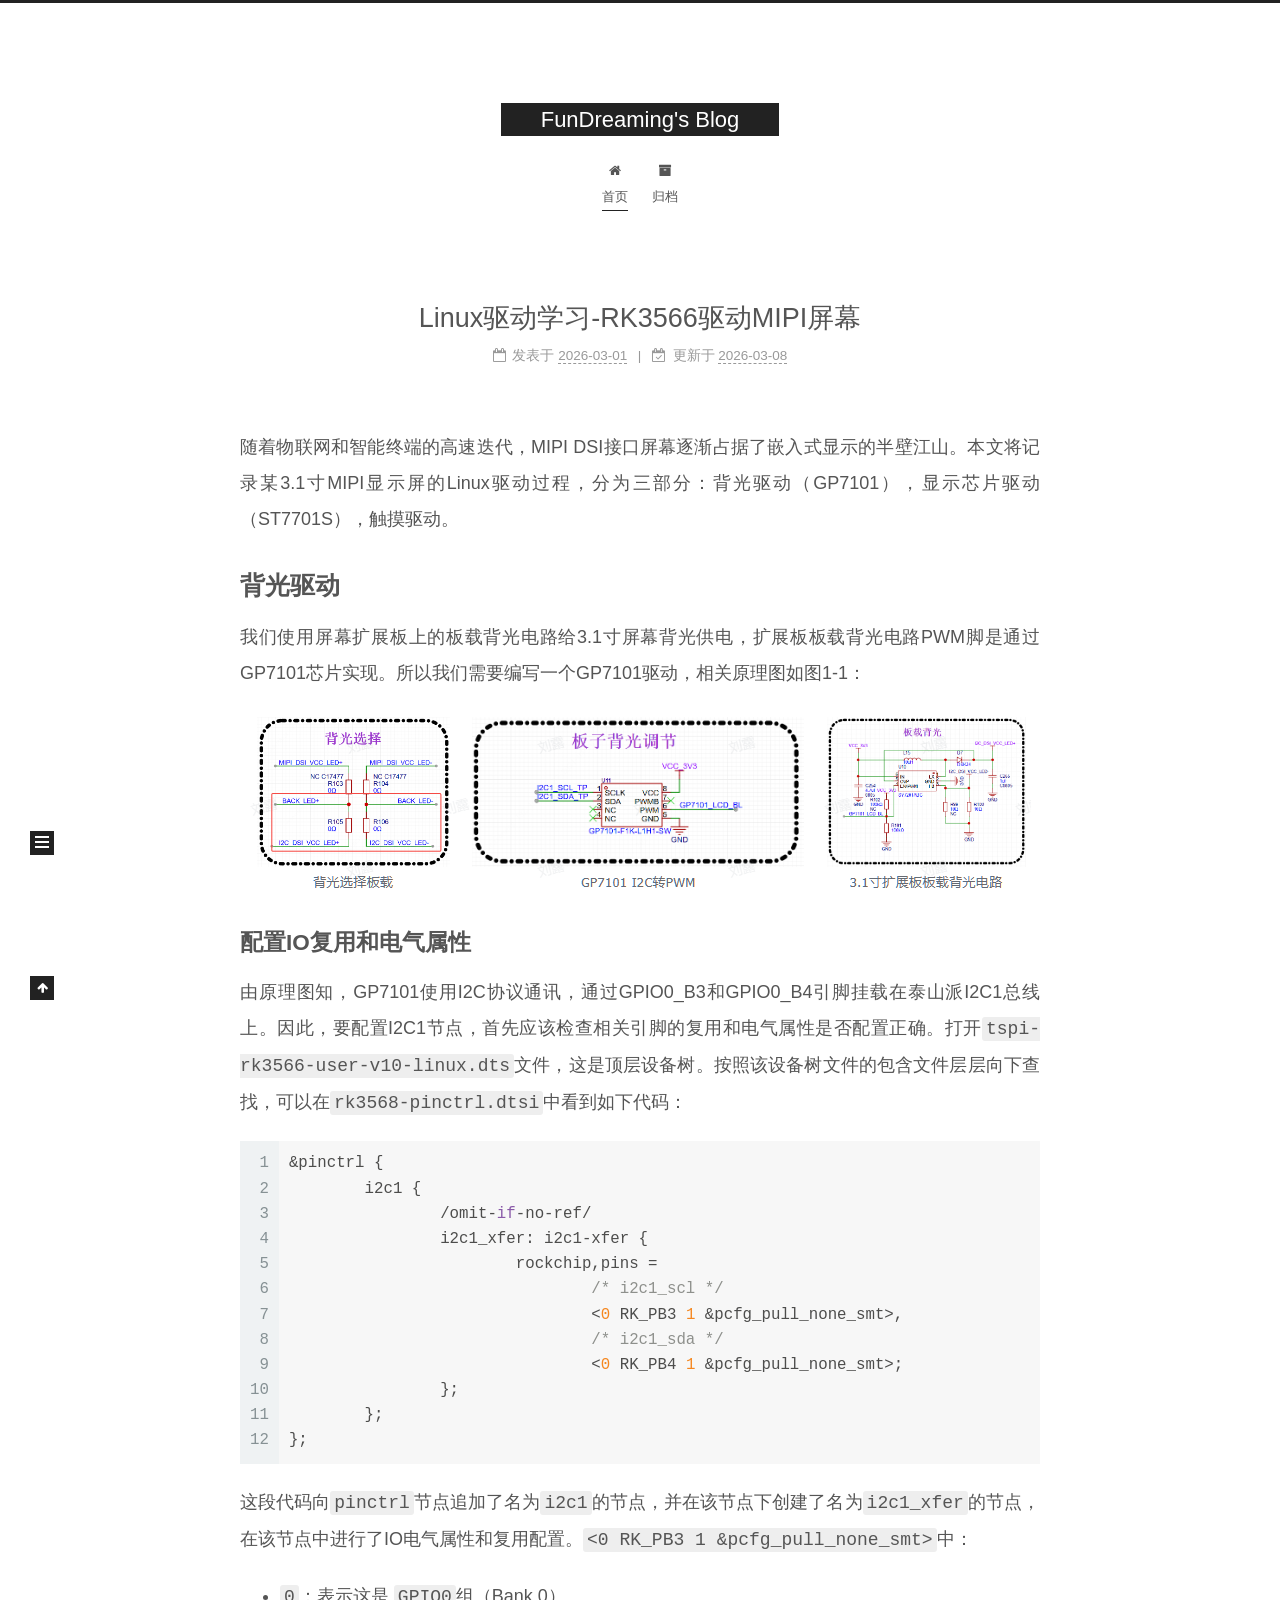
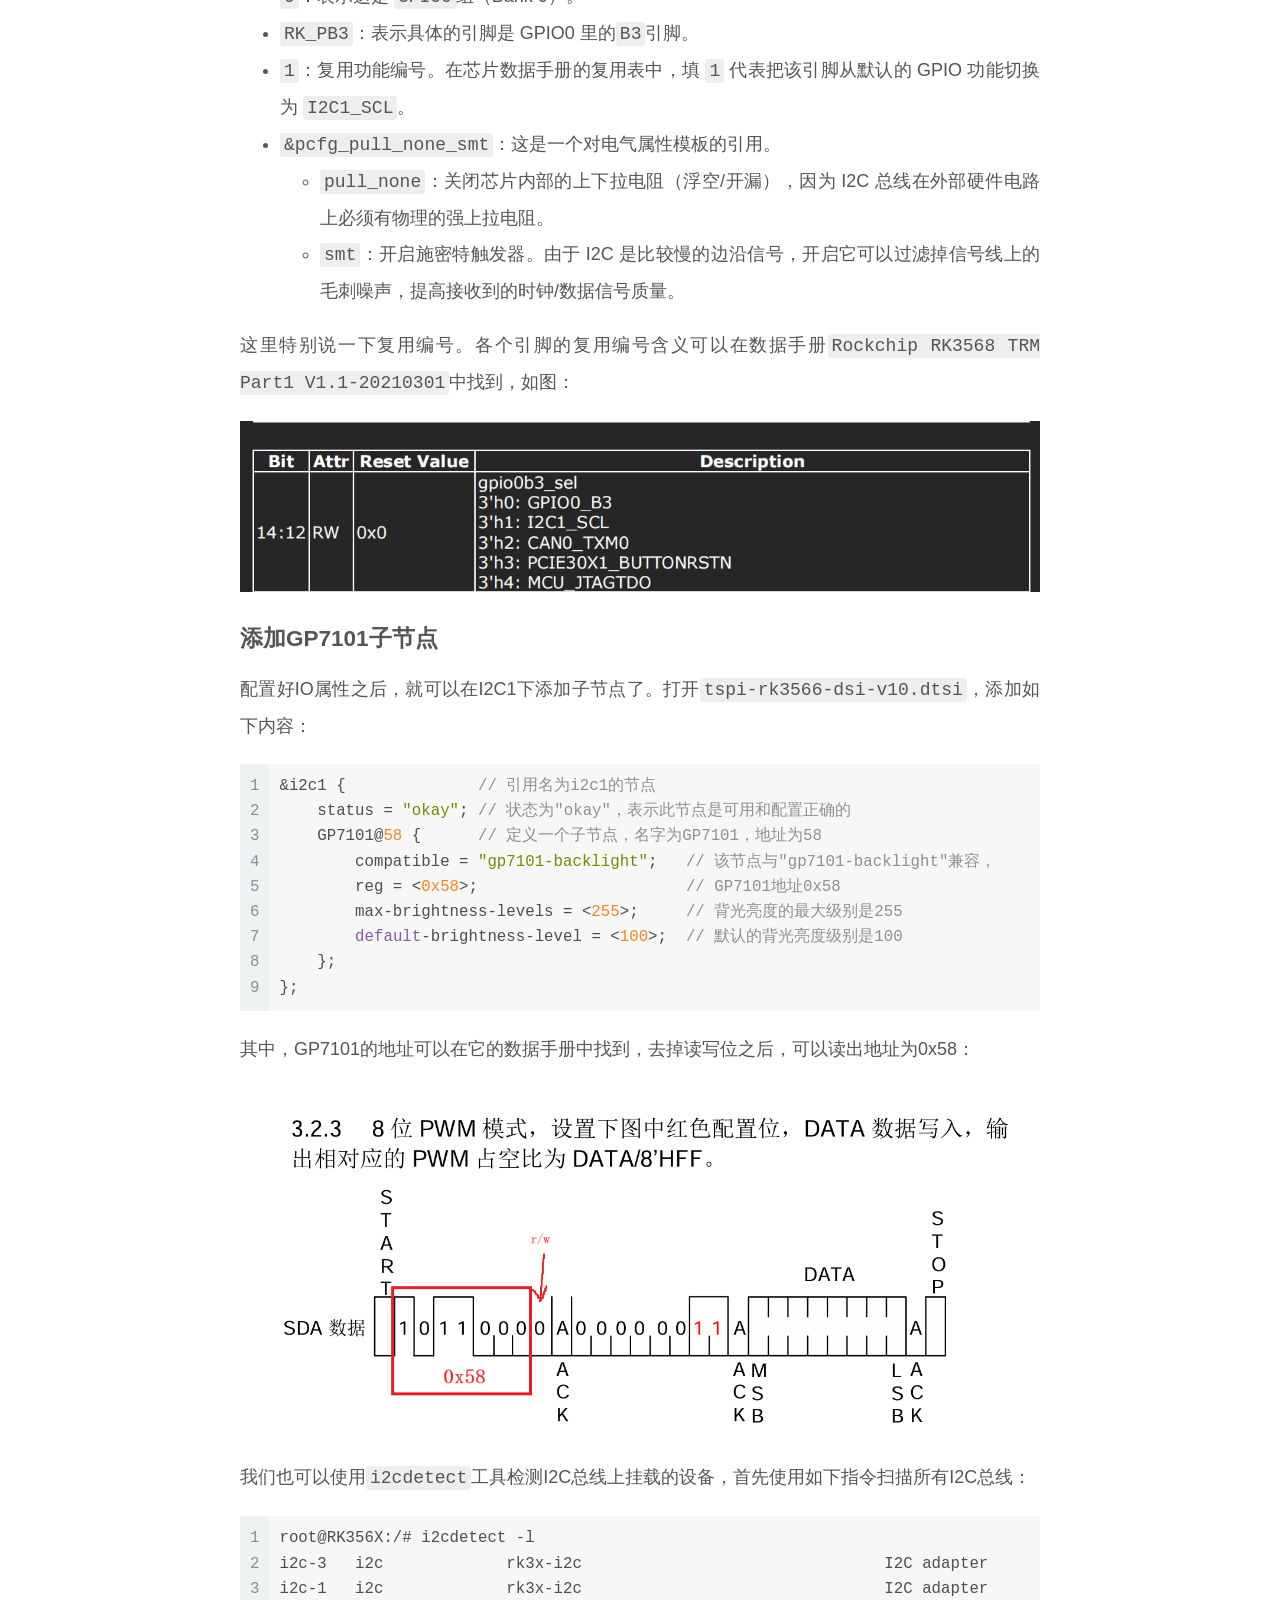
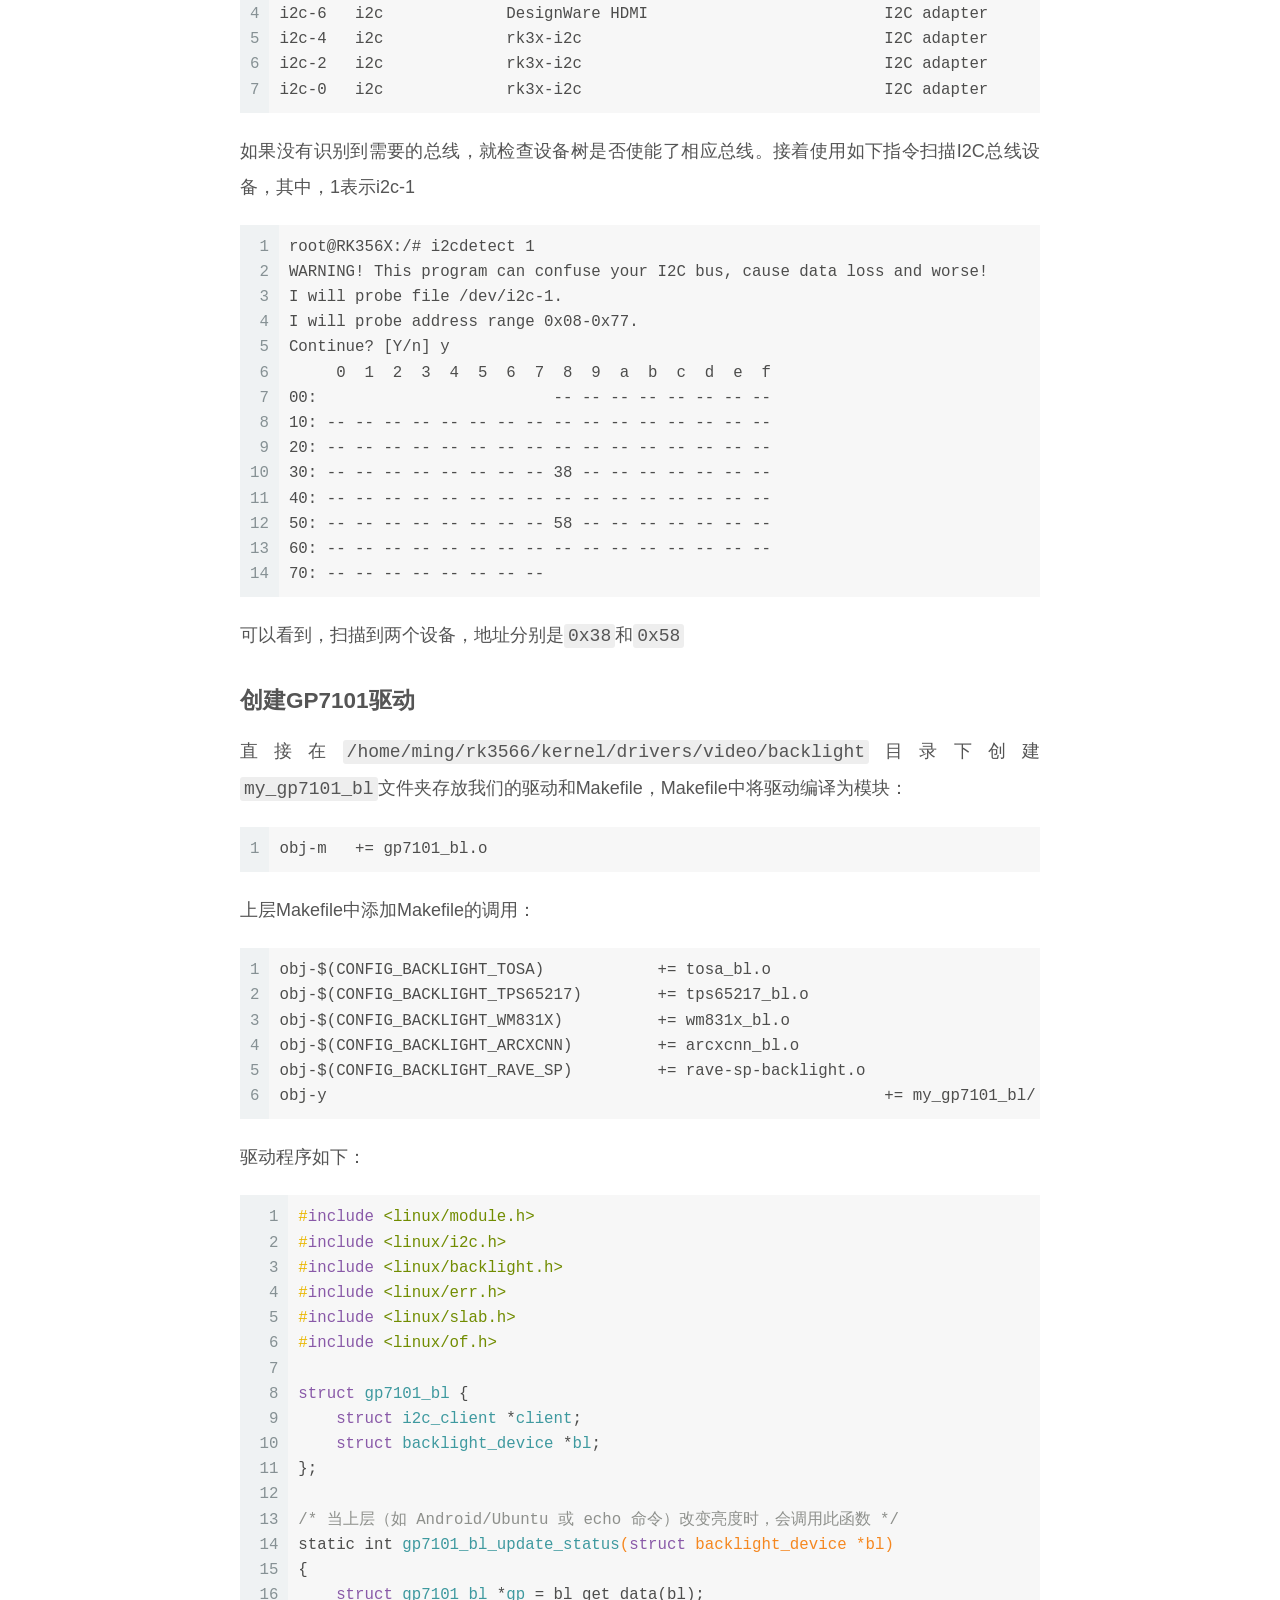
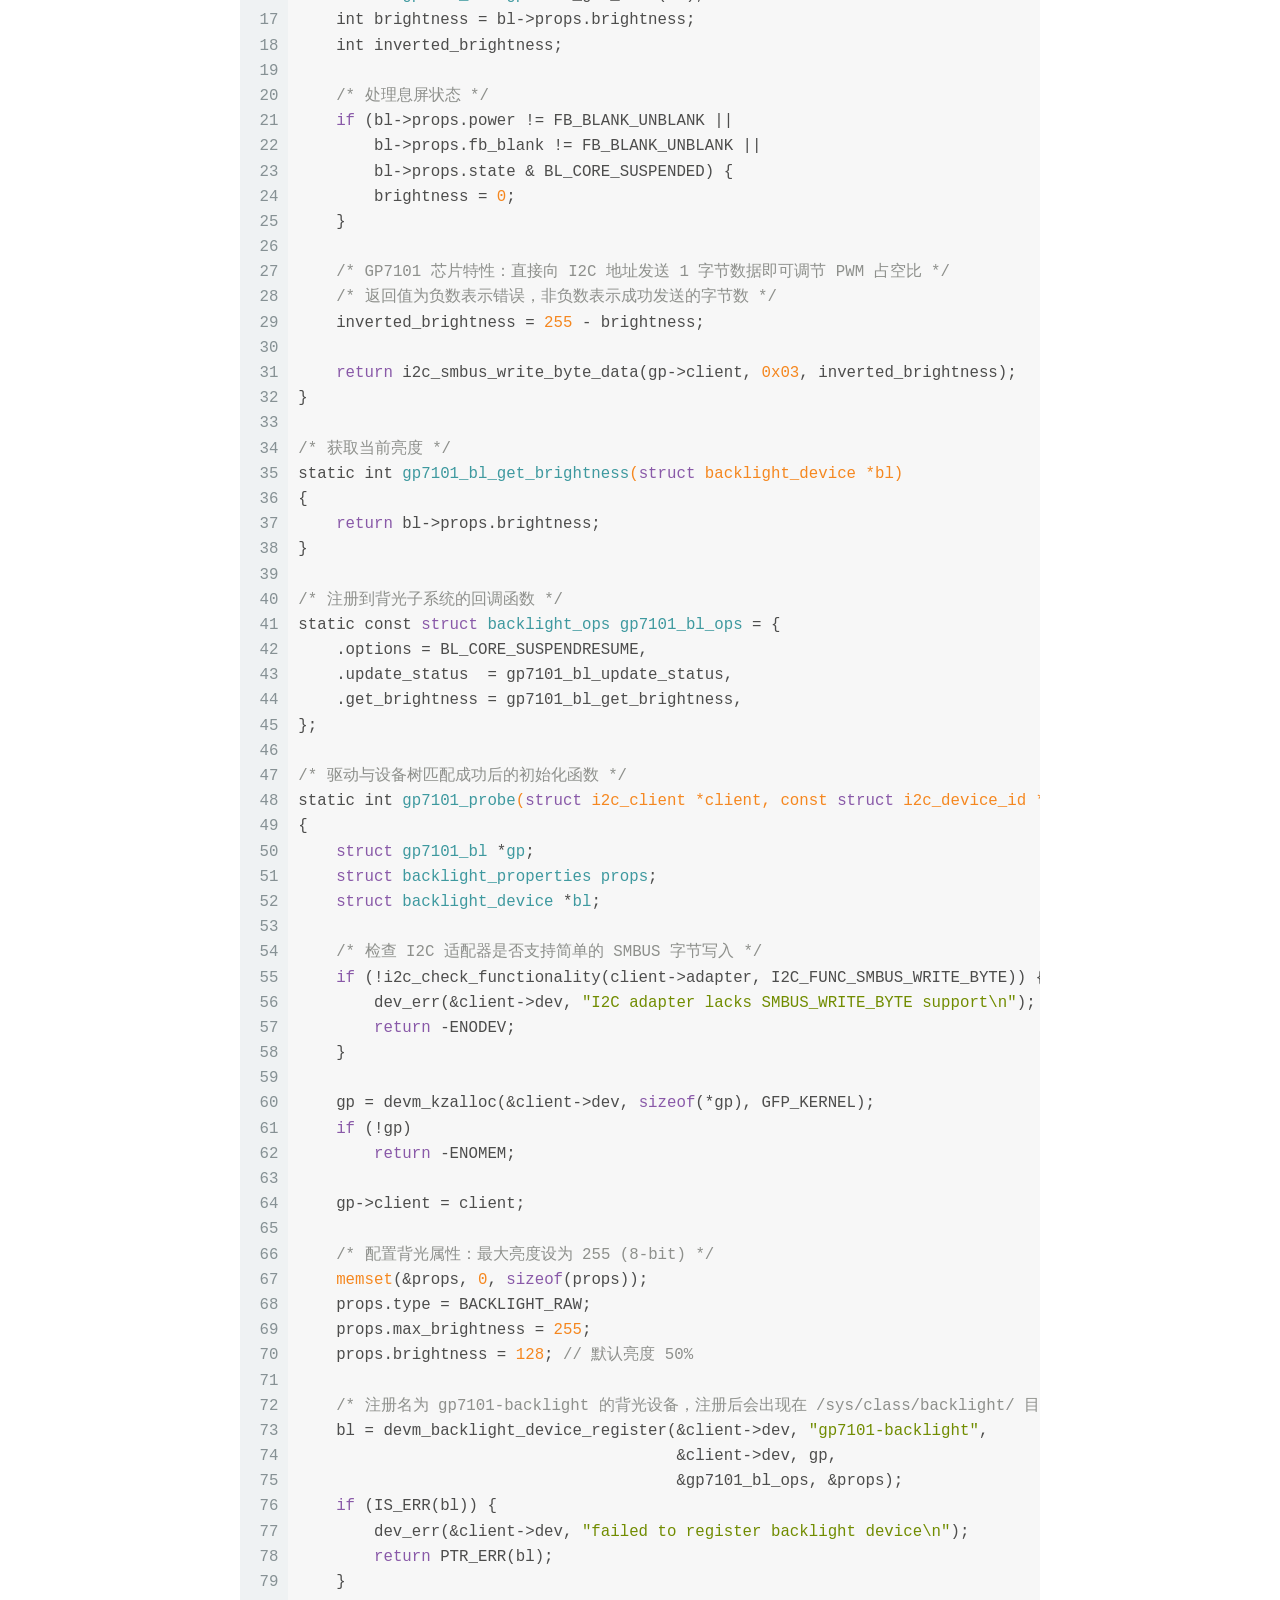
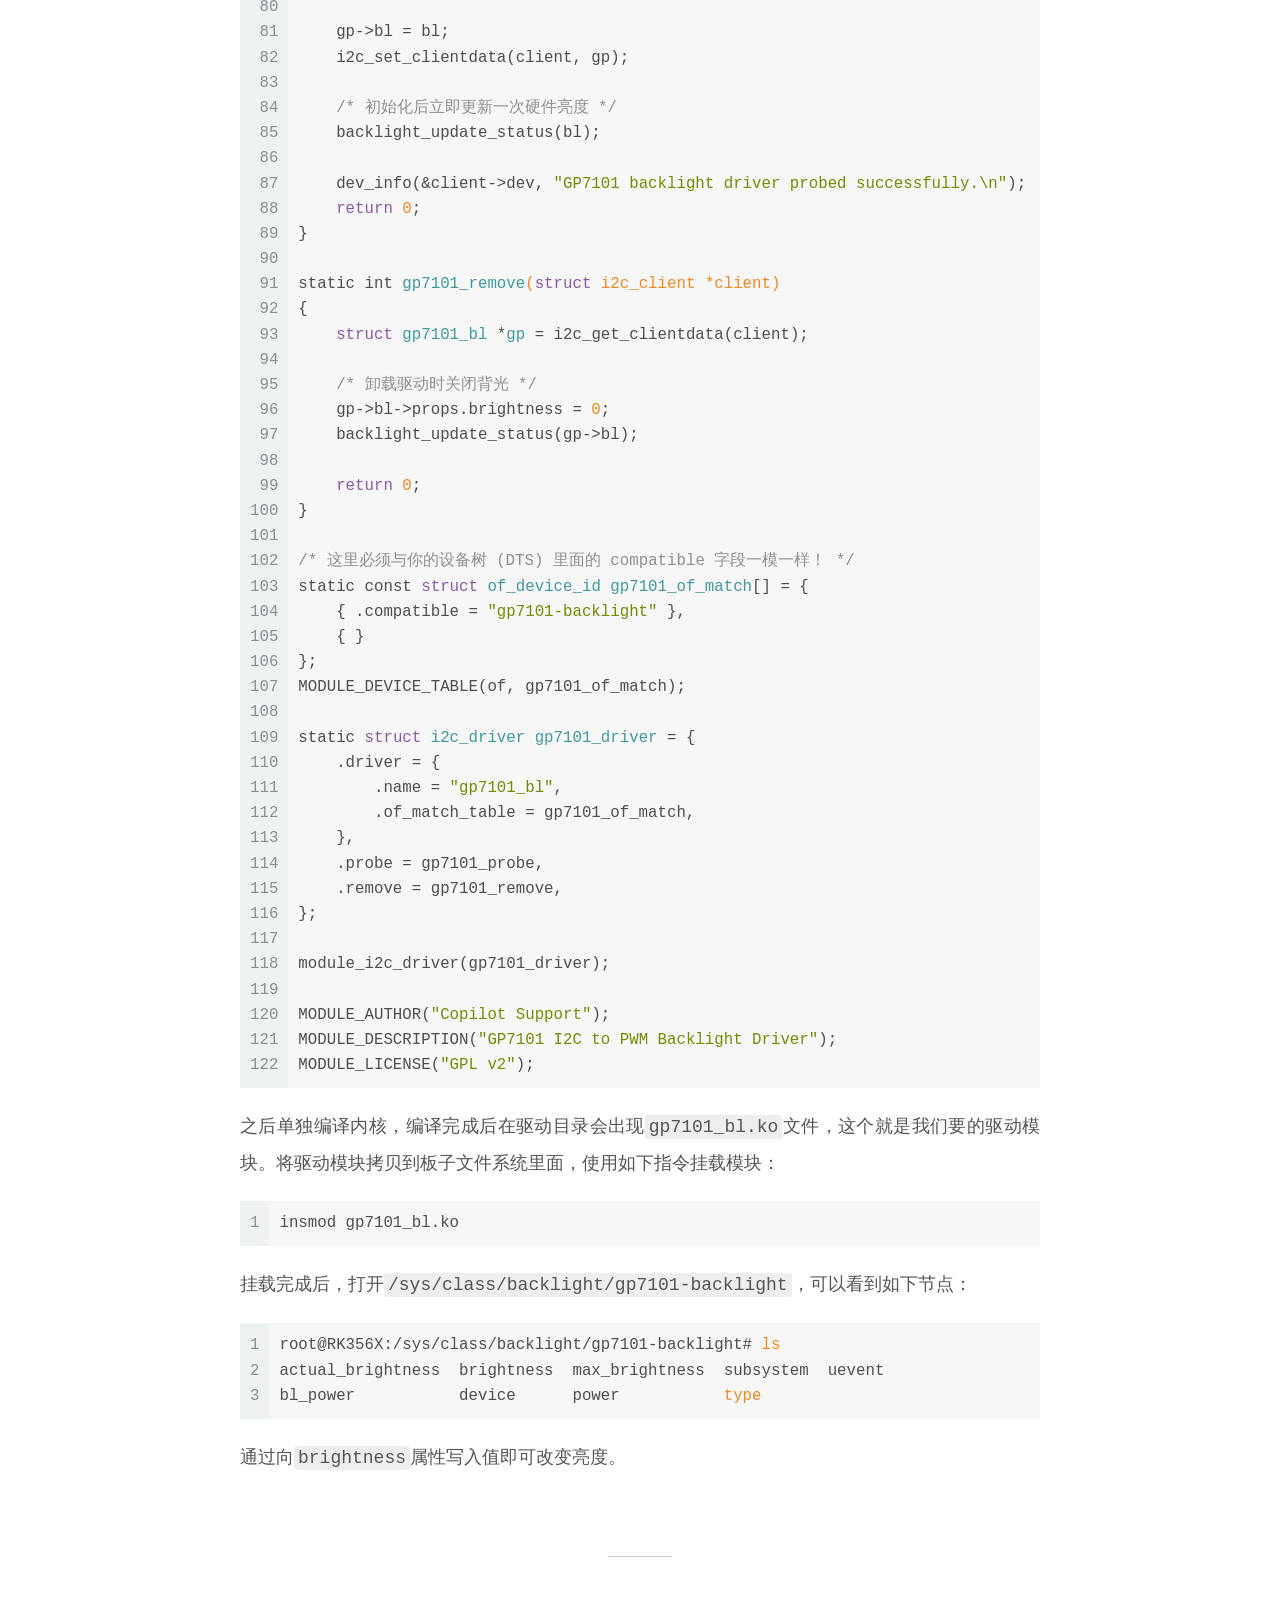
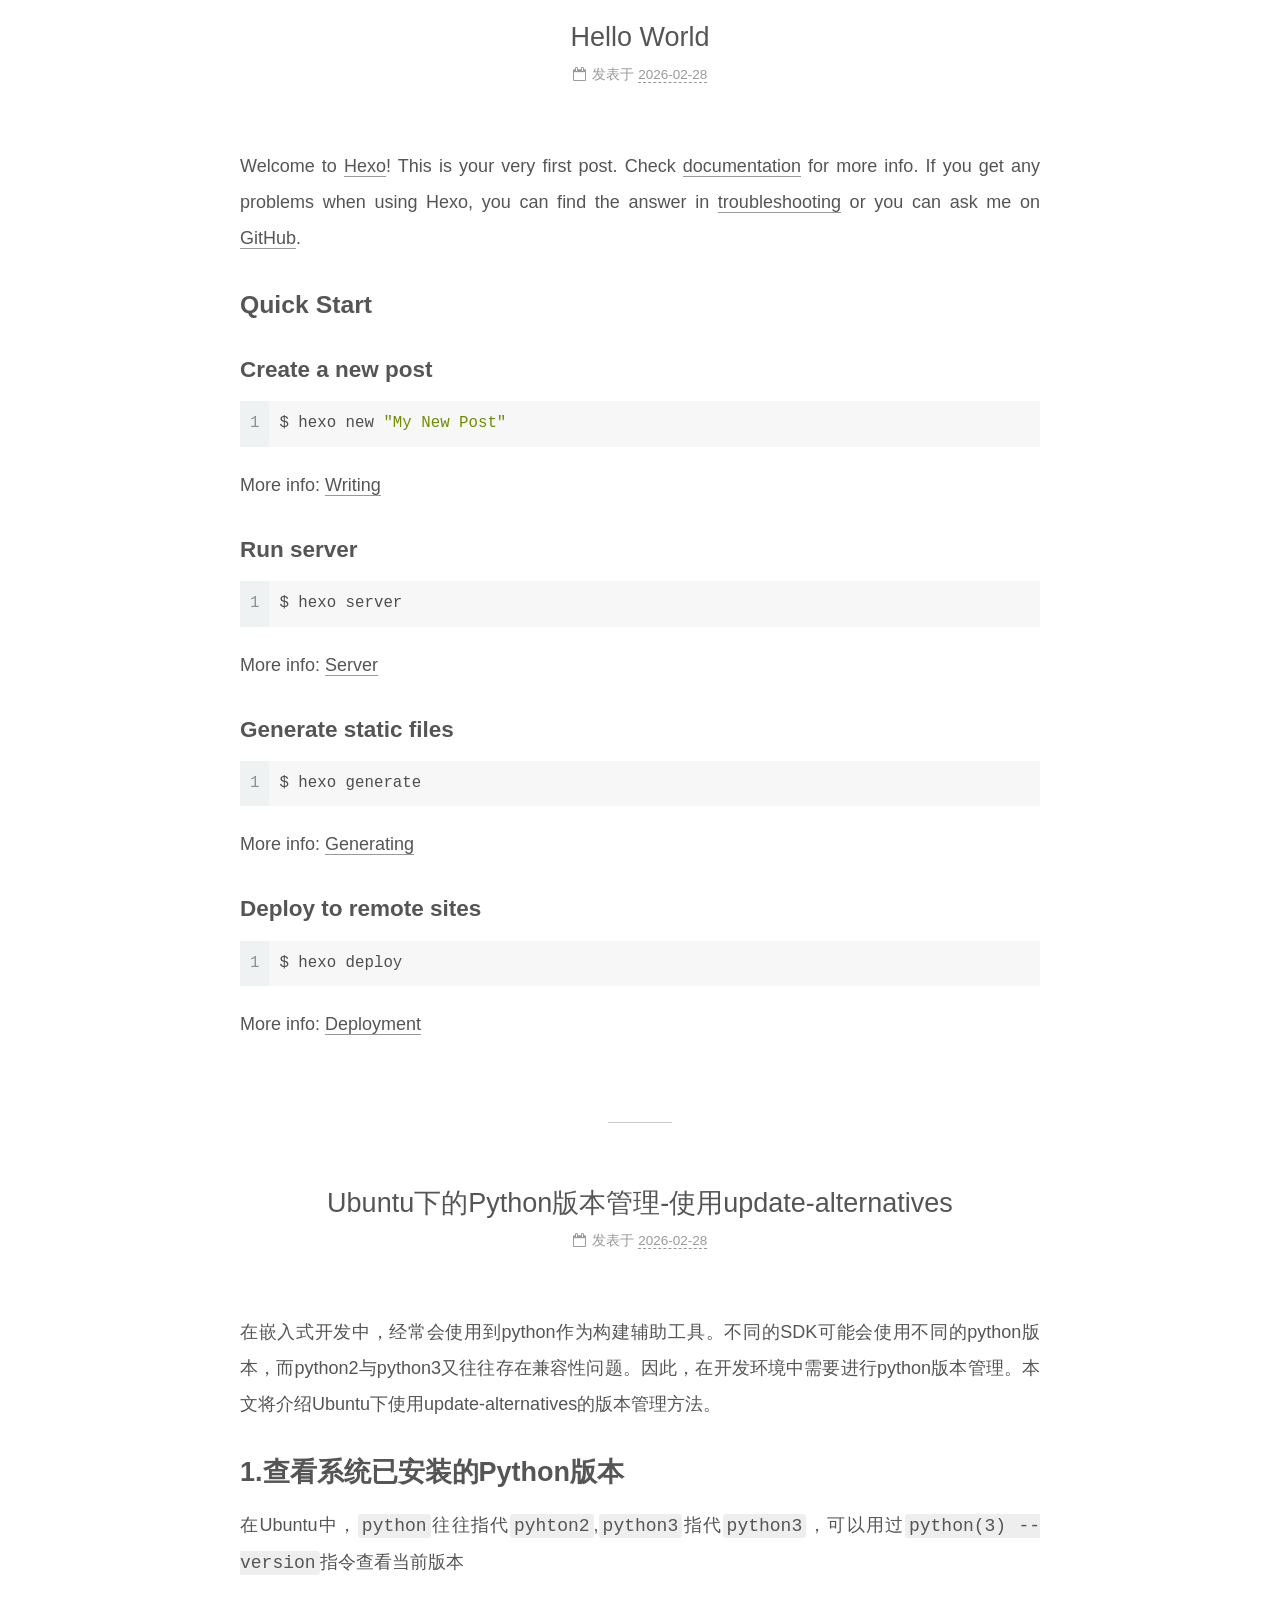
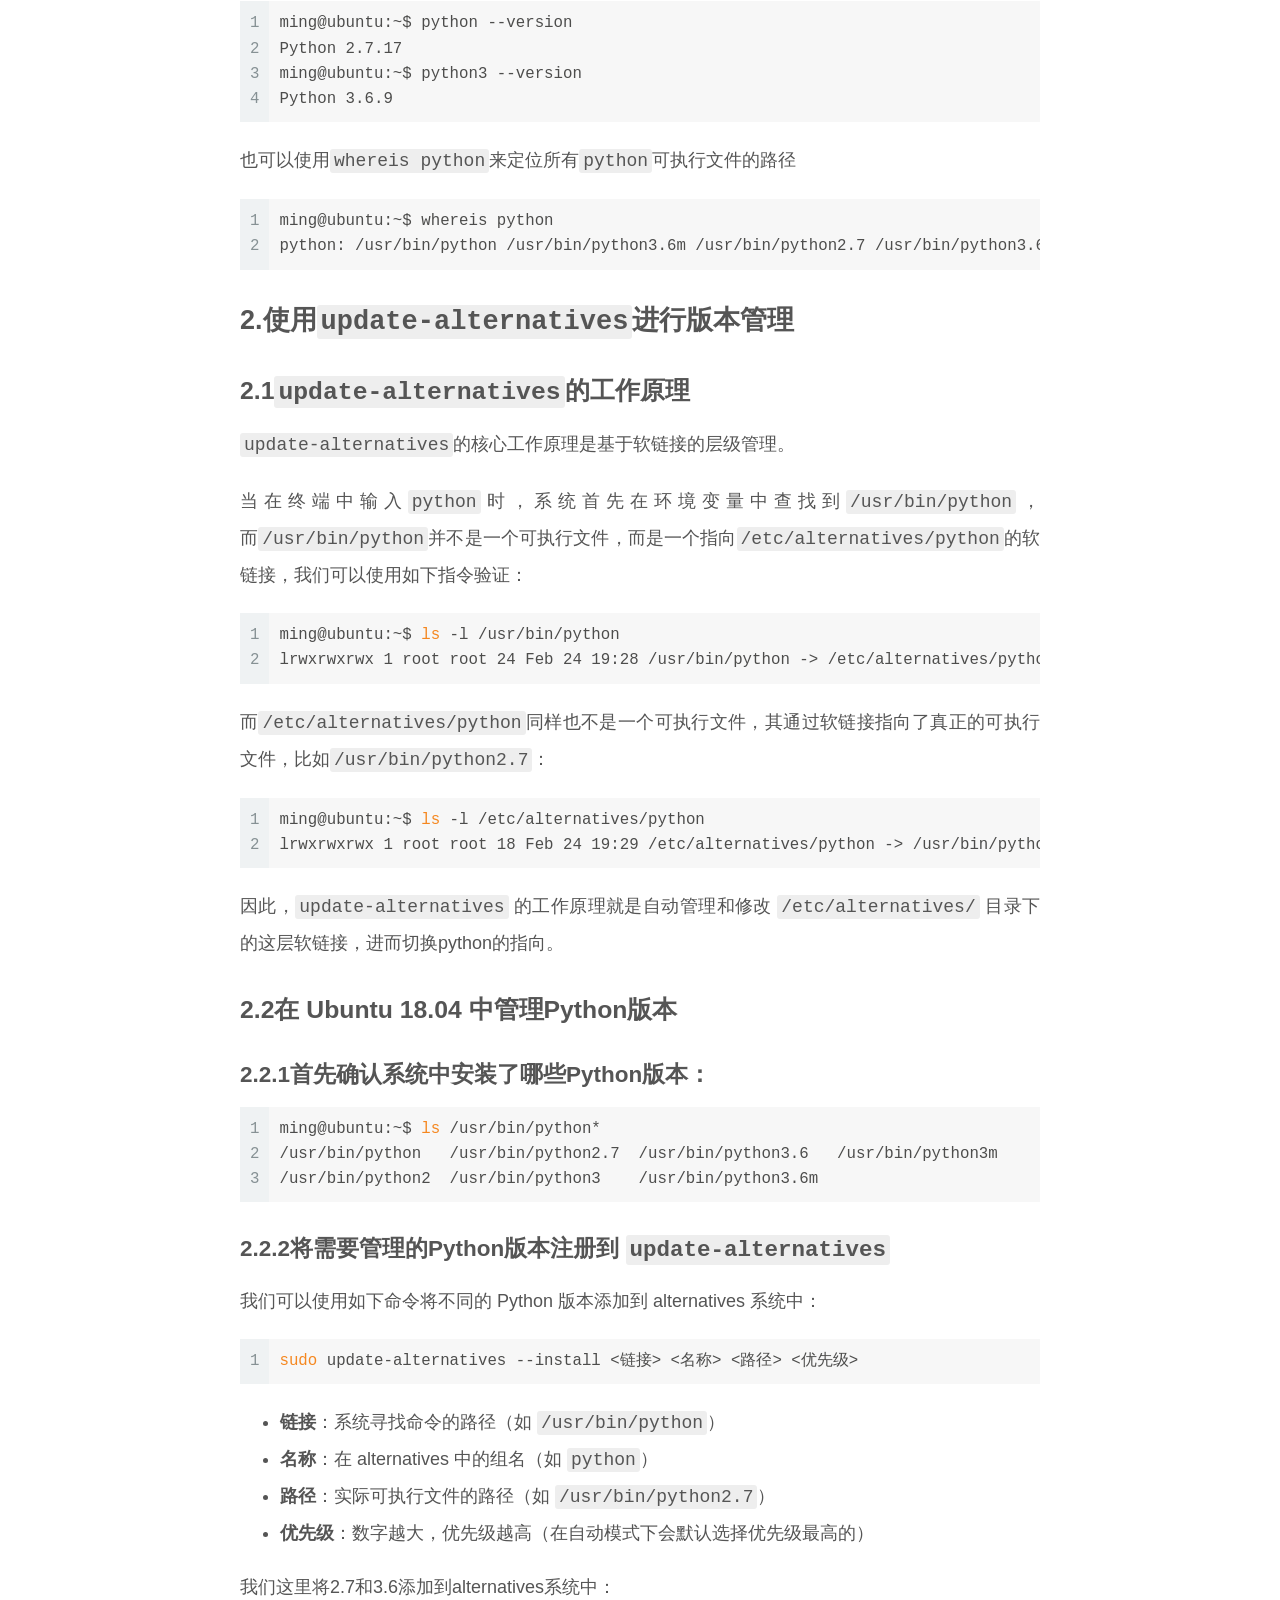
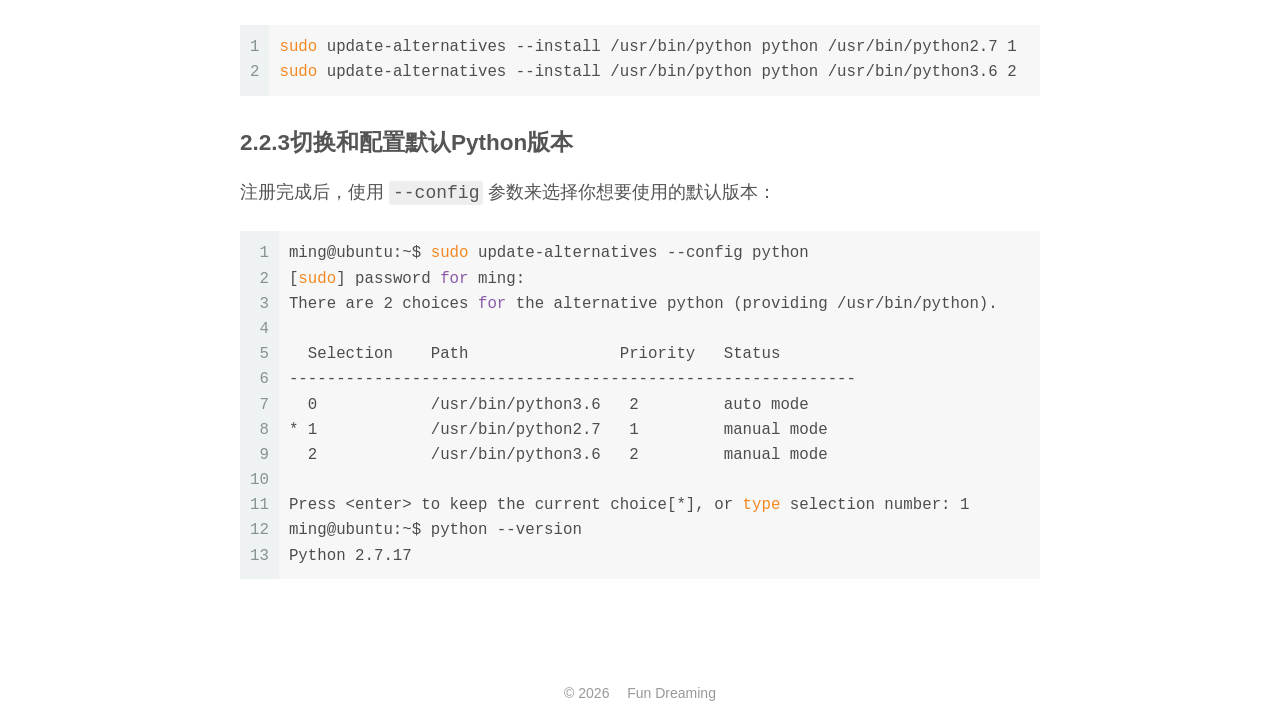
<file: index.html>
<!DOCTYPE html>
<html lang="zh-CN">
<head>
  <meta charset="UTF-8">
<meta name="viewport" content="width=device-width, initial-scale=1, maximum-scale=2">
<meta name="theme-color" content="#222">
<meta name="generator" content="Hexo 7.3.0">
  <link rel="apple-touch-icon" sizes="180x180" href="/images/apple-touch-icon-next.png">
  <link rel="icon" type="image/png" sizes="32x32" href="/images/favicon-32x32-next.png">
  <link rel="icon" type="image/png" sizes="16x16" href="/images/favicon-16x16-next.png">
  <link rel="mask-icon" href="/images/logo.svg" color="#222">

<link rel="stylesheet" href="/css/main.css">


<link rel="stylesheet" href="/lib/font-awesome/css/font-awesome.min.css">

<script id="hexo-configurations">
    var NexT = window.NexT || {};
    var CONFIG = {"hostname":"example.com","root":"/","scheme":"Muse","version":"7.8.0","exturl":false,"sidebar":{"position":"left","display":"post","padding":18,"offset":12,"onmobile":false},"copycode":{"enable":true,"show_result":true,"style":"default"},"back2top":{"enable":true,"sidebar":false,"scrollpercent":false},"bookmark":{"enable":false,"color":"#222","save":"auto"},"fancybox":false,"mediumzoom":false,"lazyload":false,"pangu":false,"comments":{"style":"tabs","active":null,"storage":true,"lazyload":false,"nav":null},"algolia":{"hits":{"per_page":10},"labels":{"input_placeholder":"Search for Posts","hits_empty":"We didn't find any results for the search: ${query}","hits_stats":"${hits} results found in ${time} ms"}},"localsearch":{"enable":false,"trigger":"auto","top_n_per_article":1,"unescape":false,"preload":false},"motion":{"enable":true,"async":false,"transition":{"post_block":"fadeIn","post_header":"slideDownIn","post_body":"slideDownIn","coll_header":"slideLeftIn","sidebar":"slideUpIn"}}};
  </script>

  <meta property="og:type" content="website">
<meta property="og:title" content="FunDreaming&#39;s Blog">
<meta property="og:url" content="http://example.com/index.html">
<meta property="og:site_name" content="FunDreaming&#39;s Blog">
<meta property="og:locale" content="zh_CN">
<meta property="article:author" content="Fun Dreaming">
<meta name="twitter:card" content="summary">

<link rel="canonical" href="http://example.com/">


<script id="page-configurations">
  // https://hexo.io/docs/variables.html
  CONFIG.page = {
    sidebar: "",
    isHome : true,
    isPost : false,
    lang   : 'zh-CN'
  };
</script>

  <title>FunDreaming's Blog</title>
  






  <noscript>
  <style>
  .use-motion .brand,
  .use-motion .menu-item,
  .sidebar-inner,
  .use-motion .post-block,
  .use-motion .pagination,
  .use-motion .comments,
  .use-motion .post-header,
  .use-motion .post-body,
  .use-motion .collection-header { opacity: initial; }

  .use-motion .site-title,
  .use-motion .site-subtitle {
    opacity: initial;
    top: initial;
  }

  .use-motion .logo-line-before i { left: initial; }
  .use-motion .logo-line-after i { right: initial; }
  </style>
</noscript>

</head>

<body itemscope itemtype="http://schema.org/WebPage">
  <div class="container use-motion">
    <div class="headband"></div>

    <header class="header" itemscope itemtype="http://schema.org/WPHeader">
      <div class="header-inner"><div class="site-brand-container">
  <div class="site-nav-toggle">
    <div class="toggle" aria-label="切换导航栏">
      <span class="toggle-line toggle-line-first"></span>
      <span class="toggle-line toggle-line-middle"></span>
      <span class="toggle-line toggle-line-last"></span>
    </div>
  </div>

  <div class="site-meta">

    <a href="/" class="brand" rel="start">
      <span class="logo-line-before"><i></i></span>
      <h1 class="site-title">FunDreaming's Blog</h1>
      <span class="logo-line-after"><i></i></span>
    </a>
  </div>

  <div class="site-nav-right">
    <div class="toggle popup-trigger">
    </div>
  </div>
</div>




<nav class="site-nav">
  <ul id="menu" class="menu">
        <li class="menu-item menu-item-home">

    <a href="/" rel="section"><i class="fa fa-fw fa-home"></i>首页</a>

  </li>
        <li class="menu-item menu-item-archives">

    <a href="/archives/" rel="section"><i class="fa fa-fw fa-archive"></i>归档</a>

  </li>
  </ul>
</nav>




</div>
    </header>

    
  <div class="back-to-top">
    <i class="fa fa-arrow-up"></i>
    <span>0%</span>
  </div>


    <main class="main">
      <div class="main-inner">
        <div class="content-wrap">
          

          <div class="content index posts-expand">
            
      
  
  
  <article itemscope itemtype="http://schema.org/Article" class="post-block" lang="zh-CN">
    <link itemprop="mainEntityOfPage" href="http://example.com/2026/03/01/Linux%E9%A9%B1%E5%8A%A8%E5%AD%A6%E4%B9%A0-RK3566%E9%A9%B1%E5%8A%A8MIPI%E5%B1%8F%E5%B9%95/">

    <span hidden itemprop="author" itemscope itemtype="http://schema.org/Person">
      <meta itemprop="image" content="/images/head.png">
      <meta itemprop="name" content="Fun Dreaming">
      <meta itemprop="description" content="">
    </span>

    <span hidden itemprop="publisher" itemscope itemtype="http://schema.org/Organization">
      <meta itemprop="name" content="FunDreaming's Blog">
    </span>
      <header class="post-header">
        <h2 class="post-title" itemprop="name headline">
          
            <a href="/2026/03/01/Linux%E9%A9%B1%E5%8A%A8%E5%AD%A6%E4%B9%A0-RK3566%E9%A9%B1%E5%8A%A8MIPI%E5%B1%8F%E5%B9%95/" class="post-title-link" itemprop="url">Linux驱动学习-RK3566驱动MIPI屏幕</a>
        </h2>

        <div class="post-meta">
            <span class="post-meta-item">
              <span class="post-meta-item-icon">
                <i class="fa fa-calendar-o"></i>
              </span>
              <span class="post-meta-item-text">发表于</span>

              <time title="创建时间：2026-03-01 00:00:00" itemprop="dateCreated datePublished" datetime="2026-03-01T00:00:00+08:00">2026-03-01</time>
            </span>
              <span class="post-meta-item">
                <span class="post-meta-item-icon">
                  <i class="fa fa-calendar-check-o"></i>
                </span>
                <span class="post-meta-item-text">更新于</span>
                <time title="修改时间：2026-03-08 11:11:58" itemprop="dateModified" datetime="2026-03-08T11:11:58+08:00">2026-03-08</time>
              </span>

          

        </div>
      </header>

    
    
    
    <div class="post-body" itemprop="articleBody">

      
          <p>随着物联网和智能终端的高速迭代，MIPI DSI接口屏幕逐渐占据了嵌入式显示的半壁江山。本文将记录某3.1寸MIPI显示屏的Linux驱动过程，分为三部分：背光驱动（GP7101），显示芯片驱动（ST7701S），触摸驱动。</p>
<h2 id="%E8%83%8C%E5%85%89%E9%A9%B1%E5%8A%A8" tabindex="-1" id="背光驱动">背光驱动</h2>
<p>我们使用屏幕扩展板上的板载背光电路给3.1寸屏幕背光供电，扩展板板载背光电路PWM脚是通过GP7101芯片实现。所以我们需要编写一个GP7101驱动，相关原理图如图1-1：</p>
<img src="/2026/03/01/Linux%E9%A9%B1%E5%8A%A8%E5%AD%A6%E4%B9%A0-RK3566%E9%A9%B1%E5%8A%A8MIPI%E5%B1%8F%E5%B9%95/%E8%83%8C%E5%85%89%E7%94%B5%E8%B7%AF.png" class="" title="背光电路">
<h3 id="%E9%85%8D%E7%BD%AEio%E5%A4%8D%E7%94%A8%E5%92%8C%E7%94%B5%E6%B0%94%E5%B1%9E%E6%80%A7" tabindex="-1" id="配置IO复用和电气属性">配置IO复用和电气属性</h3>
<p>由原理图知，GP7101使用I2C协议通讯，通过GPIO0_B3和GPIO0_B4引脚挂载在泰山派I2C1总线上。因此，要配置I2C1节点，首先应该检查相关引脚的复用和电气属性是否配置正确。打开<code>tspi-rk3566-user-v10-linux.dts</code>文件，这是顶层设备树。按照该设备树文件的包含文件层层向下查找，可以在<code>rk3568-pinctrl.dtsi</code>中看到如下代码：</p>
<figure class="highlight c"><table><tr><td class="gutter"><pre><span class="line">1</span><br><span class="line">2</span><br><span class="line">3</span><br><span class="line">4</span><br><span class="line">5</span><br><span class="line">6</span><br><span class="line">7</span><br><span class="line">8</span><br><span class="line">9</span><br><span class="line">10</span><br><span class="line">11</span><br><span class="line">12</span><br></pre></td><td class="code"><pre><span class="line">&amp;pinctrl &#123;</span><br><span class="line">	i2c1 &#123;</span><br><span class="line">		/omit-<span class="keyword">if</span>-no-ref/</span><br><span class="line">		i2c1_xfer: i2c1-xfer &#123;</span><br><span class="line">			rockchip,pins =</span><br><span class="line">				<span class="comment">/* i2c1_scl */</span></span><br><span class="line">				&lt;<span class="number">0</span> RK_PB3 <span class="number">1</span> &amp;pcfg_pull_none_smt&gt;,</span><br><span class="line">				<span class="comment">/* i2c1_sda */</span></span><br><span class="line">				&lt;<span class="number">0</span> RK_PB4 <span class="number">1</span> &amp;pcfg_pull_none_smt&gt;;</span><br><span class="line">		&#125;;</span><br><span class="line">	&#125;;  </span><br><span class="line">&#125;;</span><br></pre></td></tr></table></figure>
<p>这段代码向<code>pinctrl</code>节点追加了名为<code>i2c1</code>的节点，并在该节点下创建了名为<code>i2c1_xfer</code>的节点，在该节点中进行了IO电气属性和复用配置。<code>&lt;0 RK_PB3 1 &amp;pcfg_pull_none_smt&gt;</code>中：</p>
<ul>
<li><code>0</code>：表示这是 <code>GPIO0</code>组（Bank 0）。</li>
<li><code>RK_PB3</code>：表示具体的引脚是 GPIO0 里的<code>B3</code>引脚。</li>
<li><code>1</code>：复用功能编号。在芯片数据手册的复用表中，填 <code>1</code> 代表把该引脚从默认的 GPIO 功能切换为 <code>I2C1_SCL</code>。</li>
<li><code>&amp;pcfg_pull_none_smt</code>：这是一个对电气属性模板的引用。
<ul>
<li><code>pull_none</code>：关闭芯片内部的上下拉电阻（浮空/开漏），因为 I2C 总线在外部硬件电路上必须有物理的强上拉电阻。</li>
<li><code>smt</code>：开启施密特触发器。由于 I2C 是比较慢的边沿信号，开启它可以过滤掉信号线上的毛刺噪声，提高接收到的时钟/数据信号质量。</li>
</ul>
</li>
</ul>
<p>这里特别说一下复用编号。各个引脚的复用编号含义可以在数据手册<code>Rockchip RK3568 TRM Part1 V1.1-20210301</code>中找到，如图：</p>
<img src="/2026/03/01/Linux%E9%A9%B1%E5%8A%A8%E5%AD%A6%E4%B9%A0-RK3566%E9%A9%B1%E5%8A%A8MIPI%E5%B1%8F%E5%B9%95/IO%E5%A4%8D%E7%94%A8.png" class="" title="IO复用">
<h3 id="%E6%B7%BB%E5%8A%A0gp7101%E5%AD%90%E8%8A%82%E7%82%B9" tabindex="-1" id="添加GP7101子节点">添加GP7101子节点</h3>
<p>配置好IO属性之后，就可以在I2C1下添加子节点了。打开<code>tspi-rk3566-dsi-v10.dtsi</code>，添加如下内容：</p>
<figure class="highlight c"><table><tr><td class="gutter"><pre><span class="line">1</span><br><span class="line">2</span><br><span class="line">3</span><br><span class="line">4</span><br><span class="line">5</span><br><span class="line">6</span><br><span class="line">7</span><br><span class="line">8</span><br><span class="line">9</span><br></pre></td><td class="code"><pre><span class="line">&amp;i2c1 &#123;              <span class="comment">// 引用名为i2c1的节点</span></span><br><span class="line">    status = <span class="string">&quot;okay&quot;</span>; <span class="comment">// 状态为&quot;okay&quot;，表示此节点是可用和配置正确的</span></span><br><span class="line">    GP7101@<span class="number">58</span> &#123;      <span class="comment">// 定义一个子节点，名字为GP7101，地址为58</span></span><br><span class="line">        compatible = <span class="string">&quot;gp7101-backlight&quot;</span>;   <span class="comment">// 该节点与&quot;gp7101-backlight&quot;兼容，</span></span><br><span class="line">        reg = &lt;<span class="number">0x58</span>&gt;;                      <span class="comment">// GP7101地址0x58</span></span><br><span class="line">        max-brightness-levels = &lt;<span class="number">255</span>&gt;;     <span class="comment">// 背光亮度的最大级别是255</span></span><br><span class="line">        <span class="keyword">default</span>-brightness-level = &lt;<span class="number">100</span>&gt;;  <span class="comment">// 默认的背光亮度级别是100</span></span><br><span class="line">    &#125;;</span><br><span class="line">&#125;;</span><br></pre></td></tr></table></figure>
<p>其中，GP7101的地址可以在它的数据手册中找到，去掉读写位之后，可以读出地址为0x58：</p>
<img src="/2026/03/01/Linux%E9%A9%B1%E5%8A%A8%E5%AD%A6%E4%B9%A0-RK3566%E9%A9%B1%E5%8A%A8MIPI%E5%B1%8F%E5%B9%95/GP7101%E5%9C%B0%E5%9D%80.png" class="" title="GP7101地址">
<p>我们也可以使用<code>i2cdetect</code>工具检测I2C总线上挂载的设备，首先使用如下指令扫描所有I2C总线：</p>
<figure class="highlight bash"><table><tr><td class="gutter"><pre><span class="line">1</span><br><span class="line">2</span><br><span class="line">3</span><br><span class="line">4</span><br><span class="line">5</span><br><span class="line">6</span><br><span class="line">7</span><br></pre></td><td class="code"><pre><span class="line">root@RK356X:/# i2cdetect -l</span><br><span class="line">i2c-3   i2c             rk3x-i2c                                I2C adapter</span><br><span class="line">i2c-1   i2c             rk3x-i2c                                I2C adapter</span><br><span class="line">i2c-6   i2c             DesignWare HDMI                         I2C adapter</span><br><span class="line">i2c-4   i2c             rk3x-i2c                                I2C adapter</span><br><span class="line">i2c-2   i2c             rk3x-i2c                                I2C adapter</span><br><span class="line">i2c-0   i2c             rk3x-i2c                                I2C adapter</span><br></pre></td></tr></table></figure>
<p>如果没有识别到需要的总线，就检查设备树是否使能了相应总线。接着使用如下指令扫描I2C总线设备，其中，1表示i2c-1</p>
<figure class="highlight bash"><table><tr><td class="gutter"><pre><span class="line">1</span><br><span class="line">2</span><br><span class="line">3</span><br><span class="line">4</span><br><span class="line">5</span><br><span class="line">6</span><br><span class="line">7</span><br><span class="line">8</span><br><span class="line">9</span><br><span class="line">10</span><br><span class="line">11</span><br><span class="line">12</span><br><span class="line">13</span><br><span class="line">14</span><br></pre></td><td class="code"><pre><span class="line">root@RK356X:/# i2cdetect 1</span><br><span class="line">WARNING! This program can confuse your I2C bus, cause data loss and worse!</span><br><span class="line">I will probe file /dev/i2c-1.</span><br><span class="line">I will probe address range 0x08-0x77.</span><br><span class="line">Continue? [Y/n] y</span><br><span class="line">     0  1  2  3  4  5  6  7  8  9  a  b  c  d  e  f</span><br><span class="line">00:                         -- -- -- -- -- -- -- --</span><br><span class="line">10: -- -- -- -- -- -- -- -- -- -- -- -- -- -- -- --</span><br><span class="line">20: -- -- -- -- -- -- -- -- -- -- -- -- -- -- -- --</span><br><span class="line">30: -- -- -- -- -- -- -- -- 38 -- -- -- -- -- -- --</span><br><span class="line">40: -- -- -- -- -- -- -- -- -- -- -- -- -- -- -- --</span><br><span class="line">50: -- -- -- -- -- -- -- -- 58 -- -- -- -- -- -- --</span><br><span class="line">60: -- -- -- -- -- -- -- -- -- -- -- -- -- -- -- --</span><br><span class="line">70: -- -- -- -- -- -- -- --</span><br></pre></td></tr></table></figure>
<p>可以看到，扫描到两个设备，地址分别是<code>0x38</code>和<code>0x58</code></p>
<h3 id="%E5%88%9B%E5%BB%BAgp7101%E9%A9%B1%E5%8A%A8" tabindex="-1" id="创建GP7101驱动">创建GP7101驱动</h3>
<p>直接在<code>/home/ming/rk3566/kernel/drivers/video/backlight</code>目录下创建<code>my_gp7101_bl</code>文件夹存放我们的驱动和Makefile，Makefile中将驱动编译为模块：</p>
<figure class="highlight bash"><table><tr><td class="gutter"><pre><span class="line">1</span><br></pre></td><td class="code"><pre><span class="line">obj-m   += gp7101_bl.o</span><br></pre></td></tr></table></figure>
<p>上层Makefile中添加Makefile的调用：</p>
<figure class="highlight bash"><table><tr><td class="gutter"><pre><span class="line">1</span><br><span class="line">2</span><br><span class="line">3</span><br><span class="line">4</span><br><span class="line">5</span><br><span class="line">6</span><br></pre></td><td class="code"><pre><span class="line">obj-$(CONFIG_BACKLIGHT_TOSA)		+= tosa_bl.o</span><br><span class="line">obj-$(CONFIG_BACKLIGHT_TPS65217)	+= tps65217_bl.o</span><br><span class="line">obj-$(CONFIG_BACKLIGHT_WM831X)		+= wm831x_bl.o</span><br><span class="line">obj-$(CONFIG_BACKLIGHT_ARCXCNN) 	+= arcxcnn_bl.o</span><br><span class="line">obj-$(CONFIG_BACKLIGHT_RAVE_SP)		+= rave-sp-backlight.o</span><br><span class="line">obj-y								+= my_gp7101_bl/</span><br></pre></td></tr></table></figure>
<p>驱动程序如下：</p>
<figure class="highlight c"><table><tr><td class="gutter"><pre><span class="line">1</span><br><span class="line">2</span><br><span class="line">3</span><br><span class="line">4</span><br><span class="line">5</span><br><span class="line">6</span><br><span class="line">7</span><br><span class="line">8</span><br><span class="line">9</span><br><span class="line">10</span><br><span class="line">11</span><br><span class="line">12</span><br><span class="line">13</span><br><span class="line">14</span><br><span class="line">15</span><br><span class="line">16</span><br><span class="line">17</span><br><span class="line">18</span><br><span class="line">19</span><br><span class="line">20</span><br><span class="line">21</span><br><span class="line">22</span><br><span class="line">23</span><br><span class="line">24</span><br><span class="line">25</span><br><span class="line">26</span><br><span class="line">27</span><br><span class="line">28</span><br><span class="line">29</span><br><span class="line">30</span><br><span class="line">31</span><br><span class="line">32</span><br><span class="line">33</span><br><span class="line">34</span><br><span class="line">35</span><br><span class="line">36</span><br><span class="line">37</span><br><span class="line">38</span><br><span class="line">39</span><br><span class="line">40</span><br><span class="line">41</span><br><span class="line">42</span><br><span class="line">43</span><br><span class="line">44</span><br><span class="line">45</span><br><span class="line">46</span><br><span class="line">47</span><br><span class="line">48</span><br><span class="line">49</span><br><span class="line">50</span><br><span class="line">51</span><br><span class="line">52</span><br><span class="line">53</span><br><span class="line">54</span><br><span class="line">55</span><br><span class="line">56</span><br><span class="line">57</span><br><span class="line">58</span><br><span class="line">59</span><br><span class="line">60</span><br><span class="line">61</span><br><span class="line">62</span><br><span class="line">63</span><br><span class="line">64</span><br><span class="line">65</span><br><span class="line">66</span><br><span class="line">67</span><br><span class="line">68</span><br><span class="line">69</span><br><span class="line">70</span><br><span class="line">71</span><br><span class="line">72</span><br><span class="line">73</span><br><span class="line">74</span><br><span class="line">75</span><br><span class="line">76</span><br><span class="line">77</span><br><span class="line">78</span><br><span class="line">79</span><br><span class="line">80</span><br><span class="line">81</span><br><span class="line">82</span><br><span class="line">83</span><br><span class="line">84</span><br><span class="line">85</span><br><span class="line">86</span><br><span class="line">87</span><br><span class="line">88</span><br><span class="line">89</span><br><span class="line">90</span><br><span class="line">91</span><br><span class="line">92</span><br><span class="line">93</span><br><span class="line">94</span><br><span class="line">95</span><br><span class="line">96</span><br><span class="line">97</span><br><span class="line">98</span><br><span class="line">99</span><br><span class="line">100</span><br><span class="line">101</span><br><span class="line">102</span><br><span class="line">103</span><br><span class="line">104</span><br><span class="line">105</span><br><span class="line">106</span><br><span class="line">107</span><br><span class="line">108</span><br><span class="line">109</span><br><span class="line">110</span><br><span class="line">111</span><br><span class="line">112</span><br><span class="line">113</span><br><span class="line">114</span><br><span class="line">115</span><br><span class="line">116</span><br><span class="line">117</span><br><span class="line">118</span><br><span class="line">119</span><br><span class="line">120</span><br><span class="line">121</span><br><span class="line">122</span><br></pre></td><td class="code"><pre><span class="line"><span class="meta">#<span class="keyword">include</span> <span class="string">&lt;linux/module.h&gt;</span></span></span><br><span class="line"><span class="meta">#<span class="keyword">include</span> <span class="string">&lt;linux/i2c.h&gt;</span></span></span><br><span class="line"><span class="meta">#<span class="keyword">include</span> <span class="string">&lt;linux/backlight.h&gt;</span></span></span><br><span class="line"><span class="meta">#<span class="keyword">include</span> <span class="string">&lt;linux/err.h&gt;</span></span></span><br><span class="line"><span class="meta">#<span class="keyword">include</span> <span class="string">&lt;linux/slab.h&gt;</span></span></span><br><span class="line"><span class="meta">#<span class="keyword">include</span> <span class="string">&lt;linux/of.h&gt;</span></span></span><br><span class="line"></span><br><span class="line"><span class="class"><span class="keyword">struct</span> <span class="title">gp7101_bl</span> &#123;</span></span><br><span class="line">    <span class="class"><span class="keyword">struct</span> <span class="title">i2c_client</span> *<span class="title">client</span>;</span></span><br><span class="line">    <span class="class"><span class="keyword">struct</span> <span class="title">backlight_device</span> *<span class="title">bl</span>;</span></span><br><span class="line">&#125;;</span><br><span class="line"></span><br><span class="line"><span class="comment">/* 当上层（如 Android/Ubuntu 或 echo 命令）改变亮度时，会调用此函数 */</span></span><br><span class="line"><span class="type">static</span> <span class="type">int</span> <span class="title function_">gp7101_bl_update_status</span><span class="params">(<span class="keyword">struct</span> backlight_device *bl)</span></span><br><span class="line">&#123;</span><br><span class="line">    <span class="class"><span class="keyword">struct</span> <span class="title">gp7101_bl</span> *<span class="title">gp</span> =</span> bl_get_data(bl);</span><br><span class="line">    <span class="type">int</span> brightness = bl-&gt;props.brightness;</span><br><span class="line">    <span class="type">int</span> inverted_brightness;</span><br><span class="line"></span><br><span class="line">    <span class="comment">/* 处理息屏状态 */</span></span><br><span class="line">    <span class="keyword">if</span> (bl-&gt;props.power != FB_BLANK_UNBLANK ||</span><br><span class="line">        bl-&gt;props.fb_blank != FB_BLANK_UNBLANK ||</span><br><span class="line">        bl-&gt;props.state &amp; BL_CORE_SUSPENDED) &#123;</span><br><span class="line">        brightness = <span class="number">0</span>;</span><br><span class="line">    &#125;</span><br><span class="line"></span><br><span class="line">    <span class="comment">/* GP7101 芯片特性：直接向 I2C 地址发送 1 字节数据即可调节 PWM 占空比 */</span></span><br><span class="line">    <span class="comment">/* 返回值为负数表示错误，非负数表示成功发送的字节数 */</span></span><br><span class="line">    inverted_brightness = <span class="number">255</span> - brightness;</span><br><span class="line"></span><br><span class="line">    <span class="keyword">return</span> i2c_smbus_write_byte_data(gp-&gt;client, <span class="number">0x03</span>, inverted_brightness);</span><br><span class="line">&#125;</span><br><span class="line"></span><br><span class="line"><span class="comment">/* 获取当前亮度 */</span></span><br><span class="line"><span class="type">static</span> <span class="type">int</span> <span class="title function_">gp7101_bl_get_brightness</span><span class="params">(<span class="keyword">struct</span> backlight_device *bl)</span></span><br><span class="line">&#123;</span><br><span class="line">    <span class="keyword">return</span> bl-&gt;props.brightness;</span><br><span class="line">&#125;</span><br><span class="line"></span><br><span class="line"><span class="comment">/* 注册到背光子系统的回调函数 */</span></span><br><span class="line"><span class="type">static</span> <span class="type">const</span> <span class="class"><span class="keyword">struct</span> <span class="title">backlight_ops</span> <span class="title">gp7101_bl_ops</span> =</span> &#123;</span><br><span class="line">    .options = BL_CORE_SUSPENDRESUME,</span><br><span class="line">    .update_status  = gp7101_bl_update_status,</span><br><span class="line">    .get_brightness = gp7101_bl_get_brightness,</span><br><span class="line">&#125;;</span><br><span class="line"></span><br><span class="line"><span class="comment">/* 驱动与设备树匹配成功后的初始化函数 */</span></span><br><span class="line"><span class="type">static</span> <span class="type">int</span> <span class="title function_">gp7101_probe</span><span class="params">(<span class="keyword">struct</span> i2c_client *client, <span class="type">const</span> <span class="keyword">struct</span> i2c_device_id *id)</span></span><br><span class="line">&#123;</span><br><span class="line">    <span class="class"><span class="keyword">struct</span> <span class="title">gp7101_bl</span> *<span class="title">gp</span>;</span></span><br><span class="line">    <span class="class"><span class="keyword">struct</span> <span class="title">backlight_properties</span> <span class="title">props</span>;</span></span><br><span class="line">    <span class="class"><span class="keyword">struct</span> <span class="title">backlight_device</span> *<span class="title">bl</span>;</span></span><br><span class="line"></span><br><span class="line">    <span class="comment">/* 检查 I2C 适配器是否支持简单的 SMBUS 字节写入 */</span></span><br><span class="line">    <span class="keyword">if</span> (!i2c_check_functionality(client-&gt;adapter, I2C_FUNC_SMBUS_WRITE_BYTE)) &#123;</span><br><span class="line">        dev_err(&amp;client-&gt;dev, <span class="string">&quot;I2C adapter lacks SMBUS_WRITE_BYTE support\n&quot;</span>);</span><br><span class="line">        <span class="keyword">return</span> -ENODEV;</span><br><span class="line">    &#125;</span><br><span class="line"></span><br><span class="line">    gp = devm_kzalloc(&amp;client-&gt;dev, <span class="keyword">sizeof</span>(*gp), GFP_KERNEL);</span><br><span class="line">    <span class="keyword">if</span> (!gp)</span><br><span class="line">        <span class="keyword">return</span> -ENOMEM;</span><br><span class="line"></span><br><span class="line">    gp-&gt;client = client;</span><br><span class="line"></span><br><span class="line">    <span class="comment">/* 配置背光属性：最大亮度设为 255 (8-bit) */</span></span><br><span class="line">    <span class="built_in">memset</span>(&amp;props, <span class="number">0</span>, <span class="keyword">sizeof</span>(props));</span><br><span class="line">    props.type = BACKLIGHT_RAW;</span><br><span class="line">    props.max_brightness = <span class="number">255</span>;</span><br><span class="line">    props.brightness = <span class="number">128</span>; <span class="comment">// 默认亮度 50%</span></span><br><span class="line"></span><br><span class="line">    <span class="comment">/* 注册名为 gp7101-backlight 的背光设备，注册后会出现在 /sys/class/backlight/ 目录中 */</span></span><br><span class="line">    bl = devm_backlight_device_register(&amp;client-&gt;dev, <span class="string">&quot;gp7101-backlight&quot;</span>,</span><br><span class="line">                                        &amp;client-&gt;dev, gp,</span><br><span class="line">                                        &amp;gp7101_bl_ops, &amp;props);</span><br><span class="line">    <span class="keyword">if</span> (IS_ERR(bl)) &#123;</span><br><span class="line">        dev_err(&amp;client-&gt;dev, <span class="string">&quot;failed to register backlight device\n&quot;</span>);</span><br><span class="line">        <span class="keyword">return</span> PTR_ERR(bl);</span><br><span class="line">    &#125;</span><br><span class="line"></span><br><span class="line">    gp-&gt;bl = bl;</span><br><span class="line">    i2c_set_clientdata(client, gp);</span><br><span class="line"></span><br><span class="line">    <span class="comment">/* 初始化后立即更新一次硬件亮度 */</span></span><br><span class="line">    backlight_update_status(bl);</span><br><span class="line"></span><br><span class="line">    dev_info(&amp;client-&gt;dev, <span class="string">&quot;GP7101 backlight driver probed successfully.\n&quot;</span>);</span><br><span class="line">    <span class="keyword">return</span> <span class="number">0</span>;</span><br><span class="line">&#125;</span><br><span class="line"></span><br><span class="line"><span class="type">static</span> <span class="type">int</span> <span class="title function_">gp7101_remove</span><span class="params">(<span class="keyword">struct</span> i2c_client *client)</span></span><br><span class="line">&#123;</span><br><span class="line">    <span class="class"><span class="keyword">struct</span> <span class="title">gp7101_bl</span> *<span class="title">gp</span> =</span> i2c_get_clientdata(client);</span><br><span class="line"></span><br><span class="line">    <span class="comment">/* 卸载驱动时关闭背光 */</span></span><br><span class="line">    gp-&gt;bl-&gt;props.brightness = <span class="number">0</span>;</span><br><span class="line">    backlight_update_status(gp-&gt;bl);</span><br><span class="line"></span><br><span class="line">    <span class="keyword">return</span> <span class="number">0</span>;</span><br><span class="line">&#125;</span><br><span class="line"></span><br><span class="line"><span class="comment">/* 这里必须与你的设备树 (DTS) 里面的 compatible 字段一模一样！ */</span></span><br><span class="line"><span class="type">static</span> <span class="type">const</span> <span class="class"><span class="keyword">struct</span> <span class="title">of_device_id</span> <span class="title">gp7101_of_match</span>[] =</span> &#123;</span><br><span class="line">    &#123; .compatible = <span class="string">&quot;gp7101-backlight&quot;</span> &#125;,</span><br><span class="line">    &#123; &#125;</span><br><span class="line">&#125;;</span><br><span class="line">MODULE_DEVICE_TABLE(of, gp7101_of_match);</span><br><span class="line"></span><br><span class="line"><span class="type">static</span> <span class="class"><span class="keyword">struct</span> <span class="title">i2c_driver</span> <span class="title">gp7101_driver</span> =</span> &#123;</span><br><span class="line">    .driver = &#123;</span><br><span class="line">        .name = <span class="string">&quot;gp7101_bl&quot;</span>,</span><br><span class="line">        .of_match_table = gp7101_of_match,</span><br><span class="line">    &#125;,</span><br><span class="line">    .probe = gp7101_probe,</span><br><span class="line">    .remove = gp7101_remove,</span><br><span class="line">&#125;;</span><br><span class="line"></span><br><span class="line">module_i2c_driver(gp7101_driver);</span><br><span class="line"></span><br><span class="line">MODULE_AUTHOR(<span class="string">&quot;Copilot Support&quot;</span>);</span><br><span class="line">MODULE_DESCRIPTION(<span class="string">&quot;GP7101 I2C to PWM Backlight Driver&quot;</span>);</span><br><span class="line">MODULE_LICENSE(<span class="string">&quot;GPL v2&quot;</span>);</span><br></pre></td></tr></table></figure>
<p>之后单独编译内核，编译完成后在驱动目录会出现<code>gp7101_bl.ko</code>文件，这个就是我们要的驱动模块。将驱动模块拷贝到板子文件系统里面，使用如下指令挂载模块：</p>
<figure class="highlight bash"><table><tr><td class="gutter"><pre><span class="line">1</span><br></pre></td><td class="code"><pre><span class="line">insmod gp7101_bl.ko</span><br></pre></td></tr></table></figure>
<p>挂载完成后，打开<code>/sys/class/backlight/gp7101-backlight</code>，可以看到如下节点：</p>
<figure class="highlight bash"><table><tr><td class="gutter"><pre><span class="line">1</span><br><span class="line">2</span><br><span class="line">3</span><br></pre></td><td class="code"><pre><span class="line">root@RK356X:/sys/class/backlight/gp7101-backlight# <span class="built_in">ls</span></span><br><span class="line">actual_brightness  brightness  max_brightness  subsystem  uevent</span><br><span class="line">bl_power           device      power           <span class="built_in">type</span></span><br></pre></td></tr></table></figure>
<p>通过向<code>brightness</code>属性写入值即可改变亮度。</p>

      
    </div>

    
    
    
      <footer class="post-footer">
        <div class="post-eof"></div>
      </footer>
  </article>
  
  
  

      
  
  
  <article itemscope itemtype="http://schema.org/Article" class="post-block" lang="zh-CN">
    <link itemprop="mainEntityOfPage" href="http://example.com/2026/02/28/hello-world/">

    <span hidden itemprop="author" itemscope itemtype="http://schema.org/Person">
      <meta itemprop="image" content="/images/head.png">
      <meta itemprop="name" content="Fun Dreaming">
      <meta itemprop="description" content="">
    </span>

    <span hidden itemprop="publisher" itemscope itemtype="http://schema.org/Organization">
      <meta itemprop="name" content="FunDreaming's Blog">
    </span>
      <header class="post-header">
        <h2 class="post-title" itemprop="name headline">
          
            <a href="/2026/02/28/hello-world/" class="post-title-link" itemprop="url">Hello World</a>
        </h2>

        <div class="post-meta">
            <span class="post-meta-item">
              <span class="post-meta-item-icon">
                <i class="fa fa-calendar-o"></i>
              </span>
              <span class="post-meta-item-text">发表于</span>
              

              <time title="创建时间：2026-02-28 10:55:52 / 修改时间：10:54:15" itemprop="dateCreated datePublished" datetime="2026-02-28T10:55:52+08:00">2026-02-28</time>
            </span>

          

        </div>
      </header>

    
    
    
    <div class="post-body" itemprop="articleBody">

      
          <p>Welcome to <a target="_blank" rel="noopener" href="https://hexo.io/">Hexo</a>! This is your very first post. Check <a target="_blank" rel="noopener" href="https://hexo.io/docs/">documentation</a> for more info. If you get any problems when using Hexo, you can find the answer in <a target="_blank" rel="noopener" href="https://hexo.io/docs/troubleshooting.html">troubleshooting</a> or you can ask me on <a target="_blank" rel="noopener" href="https://github.com/hexojs/hexo/issues">GitHub</a>.</p>
<h2 id="quick-start" tabindex="-1" id="Quick-Start">Quick Start</h2>
<h3 id="create-a-new-post" tabindex="-1" id="Create-a-new-post">Create a new post</h3>
<figure class="highlight bash"><table><tr><td class="gutter"><pre><span class="line">1</span><br></pre></td><td class="code"><pre><span class="line">$ hexo new <span class="string">&quot;My New Post&quot;</span></span><br></pre></td></tr></table></figure>
<p>More info: <a target="_blank" rel="noopener" href="https://hexo.io/docs/writing.html">Writing</a></p>
<h3 id="run-server" tabindex="-1" id="Run-server">Run server</h3>
<figure class="highlight bash"><table><tr><td class="gutter"><pre><span class="line">1</span><br></pre></td><td class="code"><pre><span class="line">$ hexo server</span><br></pre></td></tr></table></figure>
<p>More info: <a target="_blank" rel="noopener" href="https://hexo.io/docs/server.html">Server</a></p>
<h3 id="generate-static-files" tabindex="-1" id="Generate-static-files">Generate static files</h3>
<figure class="highlight bash"><table><tr><td class="gutter"><pre><span class="line">1</span><br></pre></td><td class="code"><pre><span class="line">$ hexo generate</span><br></pre></td></tr></table></figure>
<p>More info: <a target="_blank" rel="noopener" href="https://hexo.io/docs/generating.html">Generating</a></p>
<h3 id="deploy-to-remote-sites" tabindex="-1" id="Deploy-to-remote-sites">Deploy to remote sites</h3>
<figure class="highlight bash"><table><tr><td class="gutter"><pre><span class="line">1</span><br></pre></td><td class="code"><pre><span class="line">$ hexo deploy</span><br></pre></td></tr></table></figure>
<p>More info: <a target="_blank" rel="noopener" href="https://hexo.io/docs/one-command-deployment.html">Deployment</a></p>

      
    </div>

    
    
    
      <footer class="post-footer">
        <div class="post-eof"></div>
      </footer>
  </article>
  
  
  

      
  
  
  <article itemscope itemtype="http://schema.org/Article" class="post-block" lang="zh-CN">
    <link itemprop="mainEntityOfPage" href="http://example.com/2026/02/28/Ubuntu-python%E7%89%88%E6%9C%AC%E7%AE%A1%E7%90%86/">

    <span hidden itemprop="author" itemscope itemtype="http://schema.org/Person">
      <meta itemprop="image" content="/images/head.png">
      <meta itemprop="name" content="Fun Dreaming">
      <meta itemprop="description" content="">
    </span>

    <span hidden itemprop="publisher" itemscope itemtype="http://schema.org/Organization">
      <meta itemprop="name" content="FunDreaming's Blog">
    </span>
      <header class="post-header">
        <h2 class="post-title" itemprop="name headline">
          
            <a href="/2026/02/28/Ubuntu-python%E7%89%88%E6%9C%AC%E7%AE%A1%E7%90%86/" class="post-title-link" itemprop="url">Ubuntu下的Python版本管理-使用update-alternatives</a>
        </h2>

        <div class="post-meta">
            <span class="post-meta-item">
              <span class="post-meta-item-icon">
                <i class="fa fa-calendar-o"></i>
              </span>
              <span class="post-meta-item-text">发表于</span>
              

              <time title="创建时间：2026-02-28 00:00:00 / 修改时间：14:50:28" itemprop="dateCreated datePublished" datetime="2026-02-28T00:00:00+08:00">2026-02-28</time>
            </span>

          

        </div>
      </header>

    
    
    
    <div class="post-body" itemprop="articleBody">

      
          <p>在嵌入式开发中，经常会使用到python作为构建辅助工具。不同的SDK可能会使用不同的python版本，而python2与python3又往往存在兼容性问题。因此，在开发环境中需要进行python版本管理。本文将介绍Ubuntu下使用update-alternatives的版本管理方法。</p>
<h1 id="1.%E6%9F%A5%E7%9C%8B%E7%B3%BB%E7%BB%9F%E5%B7%B2%E5%AE%89%E8%A3%85%E7%9A%84python%E7%89%88%E6%9C%AC" tabindex="-1">1.查看系统已安装的Python版本</h1>
<p>在Ubuntu中，<code>python</code>往往指代<code>pyhton2</code>,<code>python3</code>指代<code>python3</code>，可以用过<code>python(3) --version</code>指令查看当前版本</p>
<figure class="highlight bash"><table><tr><td class="gutter"><pre><span class="line">1</span><br><span class="line">2</span><br><span class="line">3</span><br><span class="line">4</span><br></pre></td><td class="code"><pre><span class="line">ming@ubuntu:~$ python --version</span><br><span class="line">Python 2.7.17</span><br><span class="line">ming@ubuntu:~$ python3 --version</span><br><span class="line">Python 3.6.9</span><br></pre></td></tr></table></figure>
<p>也可以使用<code>whereis python</code>来定位所有<code>python</code>可执行文件的路径</p>
<figure class="highlight bash"><table><tr><td class="gutter"><pre><span class="line">1</span><br><span class="line">2</span><br></pre></td><td class="code"><pre><span class="line">ming@ubuntu:~$ whereis python</span><br><span class="line">python: /usr/bin/python /usr/bin/python3.6m /usr/bin/python2.7 /usr/bin/python3.6 /usr/lib/python3.8 /usr/lib/python3.7 /usr/lib/python2.7 /usr/lib/python3.6 /etc/python /etc/python2.7 /etc/python3.6 /usr/local/lib/python2.7 /usr/local/lib/python3.6 /usr/include/python3.6m /usr/share/python /usr/share/man/man1/python.1.gz</span><br></pre></td></tr></table></figure>
<h1 id="2.%E4%BD%BF%E7%94%A8update-alternatives%E8%BF%9B%E8%A1%8C%E7%89%88%E6%9C%AC%E7%AE%A1%E7%90%86" tabindex="-1">2.使用<code>update-alternatives</code>进行版本管理</h1>
<h2 id="2.1update-alternatives%E7%9A%84%E5%B7%A5%E4%BD%9C%E5%8E%9F%E7%90%86" tabindex="-1" id="2-1update-alternatives的工作原理">2.1<code>update-alternatives</code>的工作原理</h2>
<p><code>update-alternatives</code>的核心工作原理是基于软链接的层级管理。</p>
<p>当在终端中输入<code>python</code>时，系统首先在环境变量中查找到<code>/usr/bin/python</code>，而<code>/usr/bin/python</code>并不是一个可执行文件，而是一个指向<code>/etc/alternatives/python</code>的软链接，我们可以使用如下指令验证：</p>
<figure class="highlight bash"><table><tr><td class="gutter"><pre><span class="line">1</span><br><span class="line">2</span><br></pre></td><td class="code"><pre><span class="line">ming@ubuntu:~$ <span class="built_in">ls</span> -l /usr/bin/python</span><br><span class="line">lrwxrwxrwx 1 root root 24 Feb 24 19:28 /usr/bin/python -&gt; /etc/alternatives/python</span><br></pre></td></tr></table></figure>
<p>而<code>/etc/alternatives/python</code>同样也不是一个可执行文件，其通过软链接指向了真正的可执行文件，比如<code>/usr/bin/python2.7</code>：</p>
<figure class="highlight bash"><table><tr><td class="gutter"><pre><span class="line">1</span><br><span class="line">2</span><br></pre></td><td class="code"><pre><span class="line">ming@ubuntu:~$ <span class="built_in">ls</span> -l /etc/alternatives/python </span><br><span class="line">lrwxrwxrwx 1 root root 18 Feb 24 19:29 /etc/alternatives/python -&gt; /usr/bin/python2.7</span><br></pre></td></tr></table></figure>
<p>因此，<code>update-alternatives</code> 的工作原理就是自动管理和修改 <code>/etc/alternatives/</code> 目录下的这层软链接，进而切换python的指向。</p>
<h2 id="2.2%E5%9C%A8-ubuntu-18.04-%E4%B8%AD%E7%AE%A1%E7%90%86python%E7%89%88%E6%9C%AC" tabindex="-1" id="2-2在-Ubuntu-18-04-中管理Python版本">2.2在 Ubuntu 18.04 中管理Python版本</h2>
<h3 id="2.2.1%E9%A6%96%E5%85%88%E7%A1%AE%E8%AE%A4%E7%B3%BB%E7%BB%9F%E4%B8%AD%E5%AE%89%E8%A3%85%E4%BA%86%E5%93%AA%E4%BA%9Bpython%E7%89%88%E6%9C%AC%EF%BC%9A" tabindex="-1" id="2-2-1首先确认系统中安装了哪些Python版本：">2.2.1首先确认系统中安装了哪些Python版本：</h3>
<figure class="highlight bash"><table><tr><td class="gutter"><pre><span class="line">1</span><br><span class="line">2</span><br><span class="line">3</span><br></pre></td><td class="code"><pre><span class="line">ming@ubuntu:~$ <span class="built_in">ls</span> /usr/bin/python*</span><br><span class="line">/usr/bin/python   /usr/bin/python2.7  /usr/bin/python3.6   /usr/bin/python3m</span><br><span class="line">/usr/bin/python2  /usr/bin/python3    /usr/bin/python3.6m</span><br></pre></td></tr></table></figure>
<h3 id="2.2.2%E5%B0%86%E9%9C%80%E8%A6%81%E7%AE%A1%E7%90%86%E7%9A%84python%E7%89%88%E6%9C%AC%E6%B3%A8%E5%86%8C%E5%88%B0-update-alternatives" tabindex="-1" id="2-2-2将需要管理的Python版本注册到-update-alternatives">2.2.2将需要管理的Python版本注册到 <code>update-alternatives</code></h3>
<p>我们可以使用如下命令将不同的 Python 版本添加到 alternatives 系统中：</p>
<figure class="highlight bash"><table><tr><td class="gutter"><pre><span class="line">1</span><br></pre></td><td class="code"><pre><span class="line"><span class="built_in">sudo</span> update-alternatives --install &lt;链接&gt; &lt;名称&gt; &lt;路径&gt; &lt;优先级&gt;</span><br></pre></td></tr></table></figure>
<ul>
<li><strong>链接</strong>：系统寻找命令的路径（如 <code>/usr/bin/python</code>）</li>
<li><strong>名称</strong>：在 alternatives 中的组名（如 <code>python</code>）</li>
<li><strong>路径</strong>：实际可执行文件的路径（如 <code>/usr/bin/python2.7</code>）</li>
<li><strong>优先级</strong>：数字越大，优先级越高（在自动模式下会默认选择优先级最高的）</li>
</ul>
<p>我们这里将2.7和3.6添加到alternatives系统中：</p>
<figure class="highlight bash"><table><tr><td class="gutter"><pre><span class="line">1</span><br><span class="line">2</span><br></pre></td><td class="code"><pre><span class="line"><span class="built_in">sudo</span> update-alternatives --install /usr/bin/python python /usr/bin/python2.7 1</span><br><span class="line"><span class="built_in">sudo</span> update-alternatives --install /usr/bin/python python /usr/bin/python3.6 2</span><br></pre></td></tr></table></figure>
<h3 id="2.2.3%E5%88%87%E6%8D%A2%E5%92%8C%E9%85%8D%E7%BD%AE%E9%BB%98%E8%AE%A4python%E7%89%88%E6%9C%AC" tabindex="-1" id="2-2-3切换和配置默认Python版本">2.2.3切换和配置默认Python版本</h3>
<p>注册完成后，使用 <code>--config</code> 参数来选择你想要使用的默认版本：</p>
<figure class="highlight bash"><table><tr><td class="gutter"><pre><span class="line">1</span><br><span class="line">2</span><br><span class="line">3</span><br><span class="line">4</span><br><span class="line">5</span><br><span class="line">6</span><br><span class="line">7</span><br><span class="line">8</span><br><span class="line">9</span><br><span class="line">10</span><br><span class="line">11</span><br><span class="line">12</span><br><span class="line">13</span><br></pre></td><td class="code"><pre><span class="line">ming@ubuntu:~$ <span class="built_in">sudo</span> update-alternatives --config python</span><br><span class="line">[<span class="built_in">sudo</span>] password <span class="keyword">for</span> ming: </span><br><span class="line">There are 2 choices <span class="keyword">for</span> the alternative python (providing /usr/bin/python).</span><br><span class="line"></span><br><span class="line">  Selection    Path                Priority   Status</span><br><span class="line">------------------------------------------------------------</span><br><span class="line">  0            /usr/bin/python3.6   2         auto mode</span><br><span class="line">* 1            /usr/bin/python2.7   1         manual mode</span><br><span class="line">  2            /usr/bin/python3.6   2         manual mode</span><br><span class="line"></span><br><span class="line">Press &lt;enter&gt; to keep the current choice[*], or <span class="built_in">type</span> selection number: 1</span><br><span class="line">ming@ubuntu:~$ python --version</span><br><span class="line">Python 2.7.17</span><br></pre></td></tr></table></figure>
      
    </div>

    
    
    
      <footer class="post-footer">
        <div class="post-eof"></div>
      </footer>
  </article>
  
  
  


  



          </div>
          

<script>
  window.addEventListener('tabs:register', () => {
    let { activeClass } = CONFIG.comments;
    if (CONFIG.comments.storage) {
      activeClass = localStorage.getItem('comments_active') || activeClass;
    }
    if (activeClass) {
      let activeTab = document.querySelector(`a[href="#comment-${activeClass}"]`);
      if (activeTab) {
        activeTab.click();
      }
    }
  });
  if (CONFIG.comments.storage) {
    window.addEventListener('tabs:click', event => {
      if (!event.target.matches('.tabs-comment .tab-content .tab-pane')) return;
      let commentClass = event.target.classList[1];
      localStorage.setItem('comments_active', commentClass);
    });
  }
</script>

        </div>
          
  
  <div class="toggle sidebar-toggle">
    <span class="toggle-line toggle-line-first"></span>
    <span class="toggle-line toggle-line-middle"></span>
    <span class="toggle-line toggle-line-last"></span>
  </div>

  <aside class="sidebar">
    <div class="sidebar-inner">

      <ul class="sidebar-nav motion-element">
        <li class="sidebar-nav-toc">
          文章目录
        </li>
        <li class="sidebar-nav-overview">
          站点概览
        </li>
      </ul>

      <!--noindex-->
      <div class="post-toc-wrap sidebar-panel">
      </div>
      <!--/noindex-->

      <div class="site-overview-wrap sidebar-panel">
        <div class="site-author motion-element" itemprop="author" itemscope itemtype="http://schema.org/Person">
    <img class="site-author-image" itemprop="image" alt="Fun Dreaming"
      src="/images/head.png">
  <p class="site-author-name" itemprop="name">Fun Dreaming</p>
  <div class="site-description" itemprop="description"></div>
</div>
<div class="site-state-wrap motion-element">
  <nav class="site-state">
      <div class="site-state-item site-state-posts">
          <a href="/archives/">
        
          <span class="site-state-item-count">3</span>
          <span class="site-state-item-name">日志</span>
        </a>
      </div>
  </nav>
</div>



      </div>

    </div>
  </aside>
  <div id="sidebar-dimmer"></div>


      </div>
    </main>

    <footer class="footer">
      <div class="footer-inner">
        

        

<div class="copyright">
  
  &copy; 
  <span itemprop="copyrightYear">2026</span>
  <span class="with-love">
    <i class="fa fa-FunDreaming"></i>
  </span>
  <span class="author" itemprop="copyrightHolder">Fun Dreaming</span>
</div>
  <div class="powered-by">由 <a href="https://hexo.io/" class="theme-link" rel="noopener" target="_blank">Hexo</a> & <a href="https://muse.theme-next.org/" class="theme-link" rel="noopener" target="_blank">NexT.Muse</a> 强力驱动
  </div>

        








      </div>
    </footer>
  </div>

  
  <script src="/lib/anime.min.js"></script>
  <script src="/lib/velocity/velocity.min.js"></script>
  <script src="/lib/velocity/velocity.ui.min.js"></script>

<script src="/js/utils.js"></script>

<script src="/js/motion.js"></script>


<script src="/js/schemes/muse.js"></script>


<script src="/js/next-boot.js"></script>




  















  

  

</body>
</html>
</file>
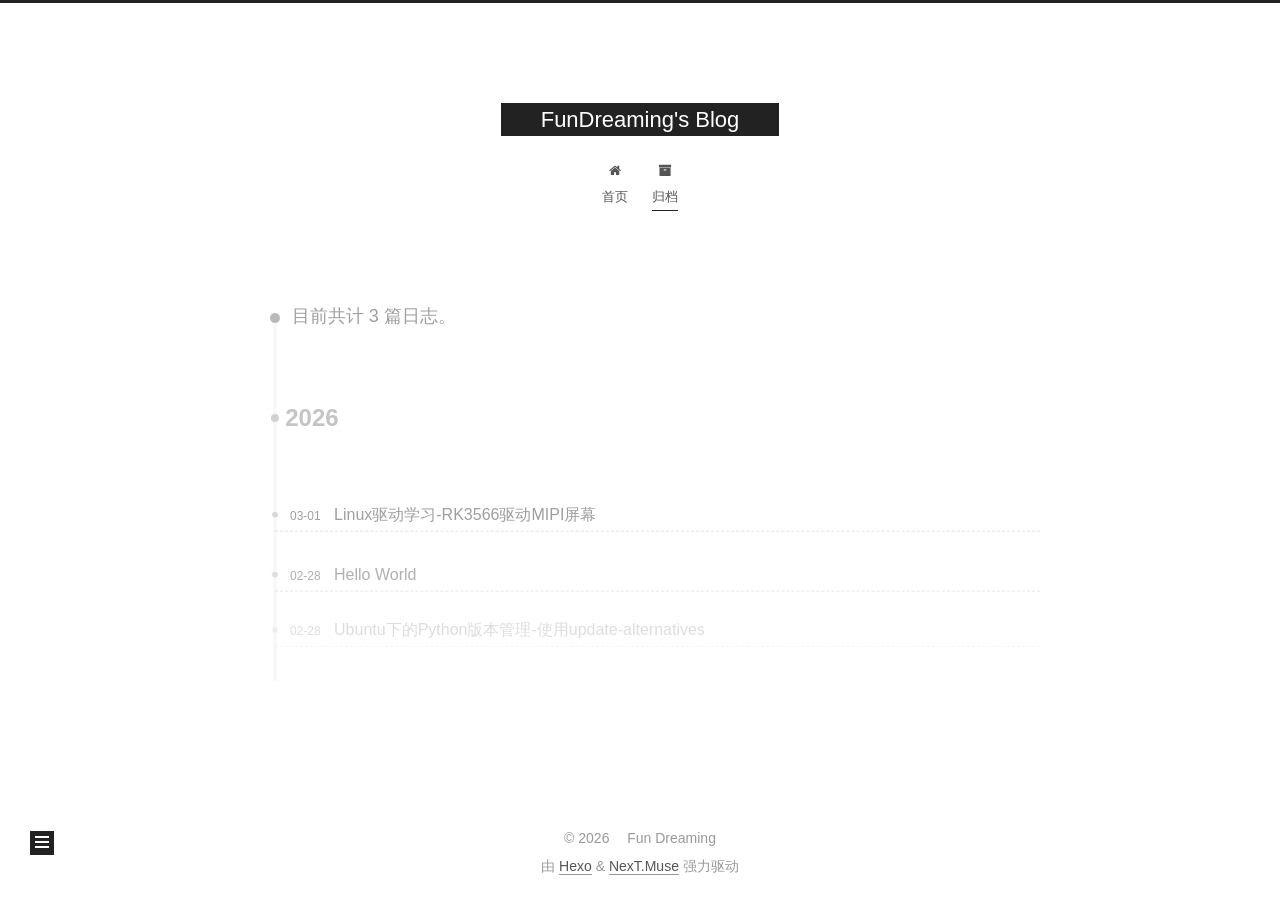
<file: archives/index.html>
<!DOCTYPE html>
<html lang="zh-CN">
<head>
  <meta charset="UTF-8">
<meta name="viewport" content="width=device-width, initial-scale=1, maximum-scale=2">
<meta name="theme-color" content="#222">
<meta name="generator" content="Hexo 7.3.0">
  <link rel="apple-touch-icon" sizes="180x180" href="/images/apple-touch-icon-next.png">
  <link rel="icon" type="image/png" sizes="32x32" href="/images/favicon-32x32-next.png">
  <link rel="icon" type="image/png" sizes="16x16" href="/images/favicon-16x16-next.png">
  <link rel="mask-icon" href="/images/logo.svg" color="#222">

<link rel="stylesheet" href="/css/main.css">


<link rel="stylesheet" href="/lib/font-awesome/css/font-awesome.min.css">

<script id="hexo-configurations">
    var NexT = window.NexT || {};
    var CONFIG = {"hostname":"example.com","root":"/","scheme":"Muse","version":"7.8.0","exturl":false,"sidebar":{"position":"left","display":"post","padding":18,"offset":12,"onmobile":false},"copycode":{"enable":true,"show_result":true,"style":"default"},"back2top":{"enable":true,"sidebar":false,"scrollpercent":false},"bookmark":{"enable":false,"color":"#222","save":"auto"},"fancybox":false,"mediumzoom":false,"lazyload":false,"pangu":false,"comments":{"style":"tabs","active":null,"storage":true,"lazyload":false,"nav":null},"algolia":{"hits":{"per_page":10},"labels":{"input_placeholder":"Search for Posts","hits_empty":"We didn't find any results for the search: ${query}","hits_stats":"${hits} results found in ${time} ms"}},"localsearch":{"enable":false,"trigger":"auto","top_n_per_article":1,"unescape":false,"preload":false},"motion":{"enable":true,"async":false,"transition":{"post_block":"fadeIn","post_header":"slideDownIn","post_body":"slideDownIn","coll_header":"slideLeftIn","sidebar":"slideUpIn"}}};
  </script>

  <meta property="og:type" content="website">
<meta property="og:title" content="FunDreaming&#39;s Blog">
<meta property="og:url" content="http://example.com/archives/index.html">
<meta property="og:site_name" content="FunDreaming&#39;s Blog">
<meta property="og:locale" content="zh_CN">
<meta property="article:author" content="Fun Dreaming">
<meta name="twitter:card" content="summary">

<link rel="canonical" href="http://example.com/archives/">


<script id="page-configurations">
  // https://hexo.io/docs/variables.html
  CONFIG.page = {
    sidebar: "",
    isHome : false,
    isPost : false,
    lang   : 'zh-CN'
  };
</script>

  <title>归档 | FunDreaming's Blog</title>
  






  <noscript>
  <style>
  .use-motion .brand,
  .use-motion .menu-item,
  .sidebar-inner,
  .use-motion .post-block,
  .use-motion .pagination,
  .use-motion .comments,
  .use-motion .post-header,
  .use-motion .post-body,
  .use-motion .collection-header { opacity: initial; }

  .use-motion .site-title,
  .use-motion .site-subtitle {
    opacity: initial;
    top: initial;
  }

  .use-motion .logo-line-before i { left: initial; }
  .use-motion .logo-line-after i { right: initial; }
  </style>
</noscript>

</head>

<body itemscope itemtype="http://schema.org/WebPage">
  <div class="container use-motion">
    <div class="headband"></div>

    <header class="header" itemscope itemtype="http://schema.org/WPHeader">
      <div class="header-inner"><div class="site-brand-container">
  <div class="site-nav-toggle">
    <div class="toggle" aria-label="切换导航栏">
      <span class="toggle-line toggle-line-first"></span>
      <span class="toggle-line toggle-line-middle"></span>
      <span class="toggle-line toggle-line-last"></span>
    </div>
  </div>

  <div class="site-meta">

    <a href="/" class="brand" rel="start">
      <span class="logo-line-before"><i></i></span>
      <h1 class="site-title">FunDreaming's Blog</h1>
      <span class="logo-line-after"><i></i></span>
    </a>
  </div>

  <div class="site-nav-right">
    <div class="toggle popup-trigger">
    </div>
  </div>
</div>




<nav class="site-nav">
  <ul id="menu" class="menu">
        <li class="menu-item menu-item-home">

    <a href="/" rel="section"><i class="fa fa-fw fa-home"></i>首页</a>

  </li>
        <li class="menu-item menu-item-archives">

    <a href="/archives/" rel="section"><i class="fa fa-fw fa-archive"></i>归档</a>

  </li>
  </ul>
</nav>




</div>
    </header>

    
  <div class="back-to-top">
    <i class="fa fa-arrow-up"></i>
    <span>0%</span>
  </div>


    <main class="main">
      <div class="main-inner">
        <div class="content-wrap">
          

          <div class="content archive">
            

  
  
  
  <div class="post-block">
    <div class="posts-collapse">
      <div class="collection-title">
        <span class="collection-header">目前共计 3 篇日志。</span>
      </div>

      
    <div class="collection-year">
      <span class="collection-header">2026</span>
    </div>

  <article itemscope itemtype="http://schema.org/Article">
    <header class="post-header">

      <div class="post-meta">
        <time itemprop="dateCreated"
              datetime="2026-03-01T00:00:00+08:00"
              content="2026-03-01">
          03-01
        </time>
      </div>

      <div class="post-title">
          <a class="post-title-link" href="/2026/03/01/Linux%E9%A9%B1%E5%8A%A8%E5%AD%A6%E4%B9%A0-RK3566%E9%A9%B1%E5%8A%A8MIPI%E5%B1%8F%E5%B9%95/" itemprop="url">
            <span itemprop="name">Linux驱动学习-RK3566驱动MIPI屏幕</span>
          </a>
      </div>

    </header>
  </article>

  <article itemscope itemtype="http://schema.org/Article">
    <header class="post-header">

      <div class="post-meta">
        <time itemprop="dateCreated"
              datetime="2026-02-28T10:55:52+08:00"
              content="2026-02-28">
          02-28
        </time>
      </div>

      <div class="post-title">
          <a class="post-title-link" href="/2026/02/28/hello-world/" itemprop="url">
            <span itemprop="name">Hello World</span>
          </a>
      </div>

    </header>
  </article>

  <article itemscope itemtype="http://schema.org/Article">
    <header class="post-header">

      <div class="post-meta">
        <time itemprop="dateCreated"
              datetime="2026-02-28T00:00:00+08:00"
              content="2026-02-28">
          02-28
        </time>
      </div>

      <div class="post-title">
          <a class="post-title-link" href="/2026/02/28/Ubuntu-python%E7%89%88%E6%9C%AC%E7%AE%A1%E7%90%86/" itemprop="url">
            <span itemprop="name">Ubuntu下的Python版本管理-使用update-alternatives</span>
          </a>
      </div>

    </header>
  </article>


    </div>
  </div>
  
  
  

  



          </div>
          

<script>
  window.addEventListener('tabs:register', () => {
    let { activeClass } = CONFIG.comments;
    if (CONFIG.comments.storage) {
      activeClass = localStorage.getItem('comments_active') || activeClass;
    }
    if (activeClass) {
      let activeTab = document.querySelector(`a[href="#comment-${activeClass}"]`);
      if (activeTab) {
        activeTab.click();
      }
    }
  });
  if (CONFIG.comments.storage) {
    window.addEventListener('tabs:click', event => {
      if (!event.target.matches('.tabs-comment .tab-content .tab-pane')) return;
      let commentClass = event.target.classList[1];
      localStorage.setItem('comments_active', commentClass);
    });
  }
</script>

        </div>
          
  
  <div class="toggle sidebar-toggle">
    <span class="toggle-line toggle-line-first"></span>
    <span class="toggle-line toggle-line-middle"></span>
    <span class="toggle-line toggle-line-last"></span>
  </div>

  <aside class="sidebar">
    <div class="sidebar-inner">

      <ul class="sidebar-nav motion-element">
        <li class="sidebar-nav-toc">
          文章目录
        </li>
        <li class="sidebar-nav-overview">
          站点概览
        </li>
      </ul>

      <!--noindex-->
      <div class="post-toc-wrap sidebar-panel">
      </div>
      <!--/noindex-->

      <div class="site-overview-wrap sidebar-panel">
        <div class="site-author motion-element" itemprop="author" itemscope itemtype="http://schema.org/Person">
    <img class="site-author-image" itemprop="image" alt="Fun Dreaming"
      src="/images/head.png">
  <p class="site-author-name" itemprop="name">Fun Dreaming</p>
  <div class="site-description" itemprop="description"></div>
</div>
<div class="site-state-wrap motion-element">
  <nav class="site-state">
      <div class="site-state-item site-state-posts">
          <a href="/archives/">
        
          <span class="site-state-item-count">3</span>
          <span class="site-state-item-name">日志</span>
        </a>
      </div>
  </nav>
</div>



      </div>

    </div>
  </aside>
  <div id="sidebar-dimmer"></div>


      </div>
    </main>

    <footer class="footer">
      <div class="footer-inner">
        

        

<div class="copyright">
  
  &copy; 
  <span itemprop="copyrightYear">2026</span>
  <span class="with-love">
    <i class="fa fa-FunDreaming"></i>
  </span>
  <span class="author" itemprop="copyrightHolder">Fun Dreaming</span>
</div>
  <div class="powered-by">由 <a href="https://hexo.io/" class="theme-link" rel="noopener" target="_blank">Hexo</a> & <a href="https://muse.theme-next.org/" class="theme-link" rel="noopener" target="_blank">NexT.Muse</a> 强力驱动
  </div>

        








      </div>
    </footer>
  </div>

  
  <script src="/lib/anime.min.js"></script>
  <script src="/lib/velocity/velocity.min.js"></script>
  <script src="/lib/velocity/velocity.ui.min.js"></script>

<script src="/js/utils.js"></script>

<script src="/js/motion.js"></script>


<script src="/js/schemes/muse.js"></script>


<script src="/js/next-boot.js"></script>




  















  

  

</body>
</html>
</file>
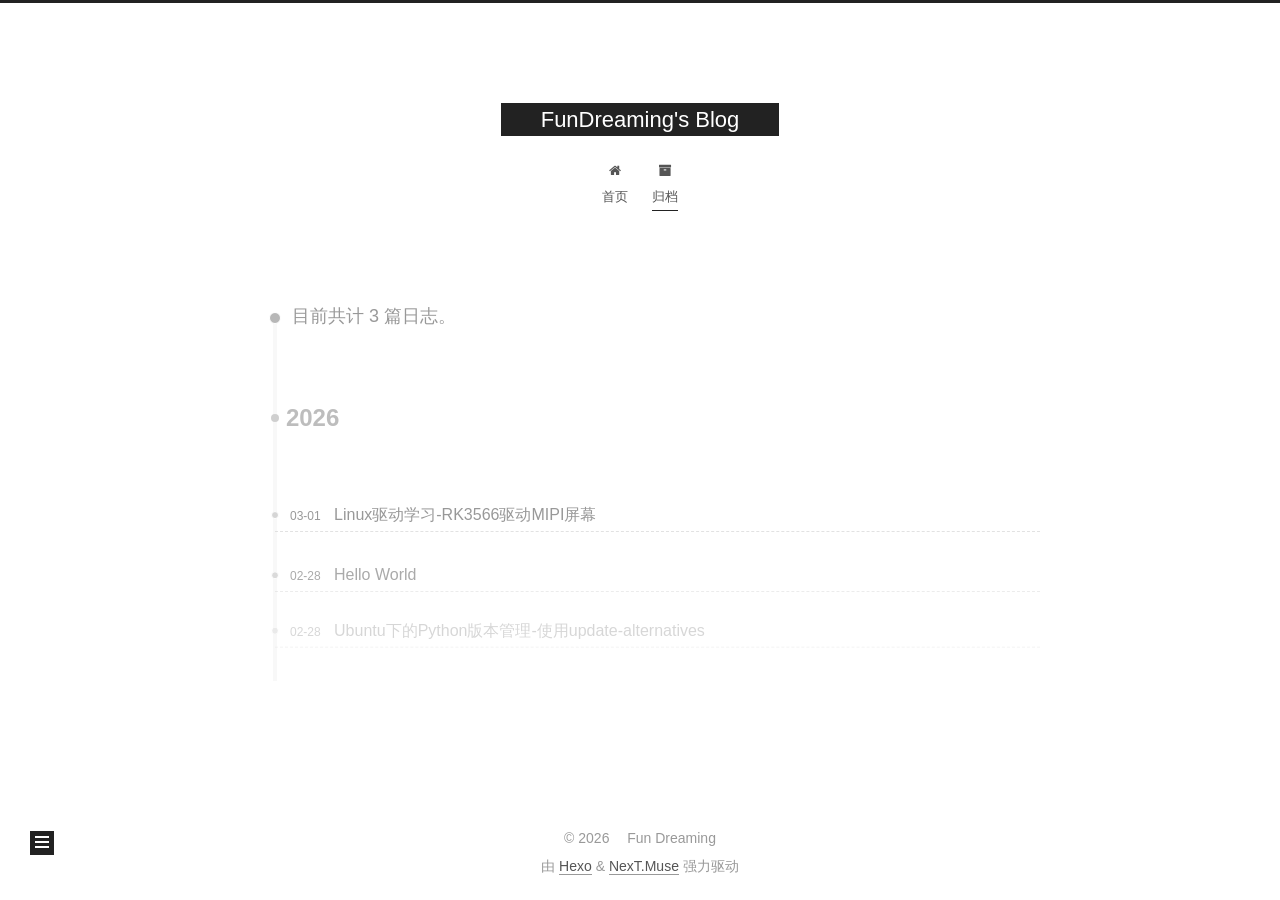
<file: archives/2026/index.html>
<!DOCTYPE html>
<html lang="zh-CN">
<head>
  <meta charset="UTF-8">
<meta name="viewport" content="width=device-width, initial-scale=1, maximum-scale=2">
<meta name="theme-color" content="#222">
<meta name="generator" content="Hexo 7.3.0">
  <link rel="apple-touch-icon" sizes="180x180" href="/images/apple-touch-icon-next.png">
  <link rel="icon" type="image/png" sizes="32x32" href="/images/favicon-32x32-next.png">
  <link rel="icon" type="image/png" sizes="16x16" href="/images/favicon-16x16-next.png">
  <link rel="mask-icon" href="/images/logo.svg" color="#222">

<link rel="stylesheet" href="/css/main.css">


<link rel="stylesheet" href="/lib/font-awesome/css/font-awesome.min.css">

<script id="hexo-configurations">
    var NexT = window.NexT || {};
    var CONFIG = {"hostname":"example.com","root":"/","scheme":"Muse","version":"7.8.0","exturl":false,"sidebar":{"position":"left","display":"post","padding":18,"offset":12,"onmobile":false},"copycode":{"enable":true,"show_result":true,"style":"default"},"back2top":{"enable":true,"sidebar":false,"scrollpercent":false},"bookmark":{"enable":false,"color":"#222","save":"auto"},"fancybox":false,"mediumzoom":false,"lazyload":false,"pangu":false,"comments":{"style":"tabs","active":null,"storage":true,"lazyload":false,"nav":null},"algolia":{"hits":{"per_page":10},"labels":{"input_placeholder":"Search for Posts","hits_empty":"We didn't find any results for the search: ${query}","hits_stats":"${hits} results found in ${time} ms"}},"localsearch":{"enable":false,"trigger":"auto","top_n_per_article":1,"unescape":false,"preload":false},"motion":{"enable":true,"async":false,"transition":{"post_block":"fadeIn","post_header":"slideDownIn","post_body":"slideDownIn","coll_header":"slideLeftIn","sidebar":"slideUpIn"}}};
  </script>

  <meta property="og:type" content="website">
<meta property="og:title" content="FunDreaming&#39;s Blog">
<meta property="og:url" content="http://example.com/archives/2026/index.html">
<meta property="og:site_name" content="FunDreaming&#39;s Blog">
<meta property="og:locale" content="zh_CN">
<meta property="article:author" content="Fun Dreaming">
<meta name="twitter:card" content="summary">

<link rel="canonical" href="http://example.com/archives/2026/">


<script id="page-configurations">
  // https://hexo.io/docs/variables.html
  CONFIG.page = {
    sidebar: "",
    isHome : false,
    isPost : false,
    lang   : 'zh-CN'
  };
</script>

  <title>归档 | FunDreaming's Blog</title>
  






  <noscript>
  <style>
  .use-motion .brand,
  .use-motion .menu-item,
  .sidebar-inner,
  .use-motion .post-block,
  .use-motion .pagination,
  .use-motion .comments,
  .use-motion .post-header,
  .use-motion .post-body,
  .use-motion .collection-header { opacity: initial; }

  .use-motion .site-title,
  .use-motion .site-subtitle {
    opacity: initial;
    top: initial;
  }

  .use-motion .logo-line-before i { left: initial; }
  .use-motion .logo-line-after i { right: initial; }
  </style>
</noscript>

</head>

<body itemscope itemtype="http://schema.org/WebPage">
  <div class="container use-motion">
    <div class="headband"></div>

    <header class="header" itemscope itemtype="http://schema.org/WPHeader">
      <div class="header-inner"><div class="site-brand-container">
  <div class="site-nav-toggle">
    <div class="toggle" aria-label="切换导航栏">
      <span class="toggle-line toggle-line-first"></span>
      <span class="toggle-line toggle-line-middle"></span>
      <span class="toggle-line toggle-line-last"></span>
    </div>
  </div>

  <div class="site-meta">

    <a href="/" class="brand" rel="start">
      <span class="logo-line-before"><i></i></span>
      <h1 class="site-title">FunDreaming's Blog</h1>
      <span class="logo-line-after"><i></i></span>
    </a>
  </div>

  <div class="site-nav-right">
    <div class="toggle popup-trigger">
    </div>
  </div>
</div>




<nav class="site-nav">
  <ul id="menu" class="menu">
        <li class="menu-item menu-item-home">

    <a href="/" rel="section"><i class="fa fa-fw fa-home"></i>首页</a>

  </li>
        <li class="menu-item menu-item-archives">

    <a href="/archives/" rel="section"><i class="fa fa-fw fa-archive"></i>归档</a>

  </li>
  </ul>
</nav>




</div>
    </header>

    
  <div class="back-to-top">
    <i class="fa fa-arrow-up"></i>
    <span>0%</span>
  </div>


    <main class="main">
      <div class="main-inner">
        <div class="content-wrap">
          

          <div class="content archive">
            

  
  
  
  <div class="post-block">
    <div class="posts-collapse">
      <div class="collection-title">
        <span class="collection-header">目前共计 3 篇日志。</span>
      </div>

      
    <div class="collection-year">
      <span class="collection-header">2026</span>
    </div>

  <article itemscope itemtype="http://schema.org/Article">
    <header class="post-header">

      <div class="post-meta">
        <time itemprop="dateCreated"
              datetime="2026-03-01T00:00:00+08:00"
              content="2026-03-01">
          03-01
        </time>
      </div>

      <div class="post-title">
          <a class="post-title-link" href="/2026/03/01/Linux%E9%A9%B1%E5%8A%A8%E5%AD%A6%E4%B9%A0-RK3566%E9%A9%B1%E5%8A%A8MIPI%E5%B1%8F%E5%B9%95/" itemprop="url">
            <span itemprop="name">Linux驱动学习-RK3566驱动MIPI屏幕</span>
          </a>
      </div>

    </header>
  </article>

  <article itemscope itemtype="http://schema.org/Article">
    <header class="post-header">

      <div class="post-meta">
        <time itemprop="dateCreated"
              datetime="2026-02-28T10:55:52+08:00"
              content="2026-02-28">
          02-28
        </time>
      </div>

      <div class="post-title">
          <a class="post-title-link" href="/2026/02/28/hello-world/" itemprop="url">
            <span itemprop="name">Hello World</span>
          </a>
      </div>

    </header>
  </article>

  <article itemscope itemtype="http://schema.org/Article">
    <header class="post-header">

      <div class="post-meta">
        <time itemprop="dateCreated"
              datetime="2026-02-28T00:00:00+08:00"
              content="2026-02-28">
          02-28
        </time>
      </div>

      <div class="post-title">
          <a class="post-title-link" href="/2026/02/28/Ubuntu-python%E7%89%88%E6%9C%AC%E7%AE%A1%E7%90%86/" itemprop="url">
            <span itemprop="name">Ubuntu下的Python版本管理-使用update-alternatives</span>
          </a>
      </div>

    </header>
  </article>


    </div>
  </div>
  
  
  

  



          </div>
          

<script>
  window.addEventListener('tabs:register', () => {
    let { activeClass } = CONFIG.comments;
    if (CONFIG.comments.storage) {
      activeClass = localStorage.getItem('comments_active') || activeClass;
    }
    if (activeClass) {
      let activeTab = document.querySelector(`a[href="#comment-${activeClass}"]`);
      if (activeTab) {
        activeTab.click();
      }
    }
  });
  if (CONFIG.comments.storage) {
    window.addEventListener('tabs:click', event => {
      if (!event.target.matches('.tabs-comment .tab-content .tab-pane')) return;
      let commentClass = event.target.classList[1];
      localStorage.setItem('comments_active', commentClass);
    });
  }
</script>

        </div>
          
  
  <div class="toggle sidebar-toggle">
    <span class="toggle-line toggle-line-first"></span>
    <span class="toggle-line toggle-line-middle"></span>
    <span class="toggle-line toggle-line-last"></span>
  </div>

  <aside class="sidebar">
    <div class="sidebar-inner">

      <ul class="sidebar-nav motion-element">
        <li class="sidebar-nav-toc">
          文章目录
        </li>
        <li class="sidebar-nav-overview">
          站点概览
        </li>
      </ul>

      <!--noindex-->
      <div class="post-toc-wrap sidebar-panel">
      </div>
      <!--/noindex-->

      <div class="site-overview-wrap sidebar-panel">
        <div class="site-author motion-element" itemprop="author" itemscope itemtype="http://schema.org/Person">
    <img class="site-author-image" itemprop="image" alt="Fun Dreaming"
      src="/images/head.png">
  <p class="site-author-name" itemprop="name">Fun Dreaming</p>
  <div class="site-description" itemprop="description"></div>
</div>
<div class="site-state-wrap motion-element">
  <nav class="site-state">
      <div class="site-state-item site-state-posts">
          <a href="/archives/">
        
          <span class="site-state-item-count">3</span>
          <span class="site-state-item-name">日志</span>
        </a>
      </div>
  </nav>
</div>



      </div>

    </div>
  </aside>
  <div id="sidebar-dimmer"></div>


      </div>
    </main>

    <footer class="footer">
      <div class="footer-inner">
        

        

<div class="copyright">
  
  &copy; 
  <span itemprop="copyrightYear">2026</span>
  <span class="with-love">
    <i class="fa fa-FunDreaming"></i>
  </span>
  <span class="author" itemprop="copyrightHolder">Fun Dreaming</span>
</div>
  <div class="powered-by">由 <a href="https://hexo.io/" class="theme-link" rel="noopener" target="_blank">Hexo</a> & <a href="https://muse.theme-next.org/" class="theme-link" rel="noopener" target="_blank">NexT.Muse</a> 强力驱动
  </div>

        








      </div>
    </footer>
  </div>

  
  <script src="/lib/anime.min.js"></script>
  <script src="/lib/velocity/velocity.min.js"></script>
  <script src="/lib/velocity/velocity.ui.min.js"></script>

<script src="/js/utils.js"></script>

<script src="/js/motion.js"></script>


<script src="/js/schemes/muse.js"></script>


<script src="/js/next-boot.js"></script>




  















  

  

</body>
</html>
</file>
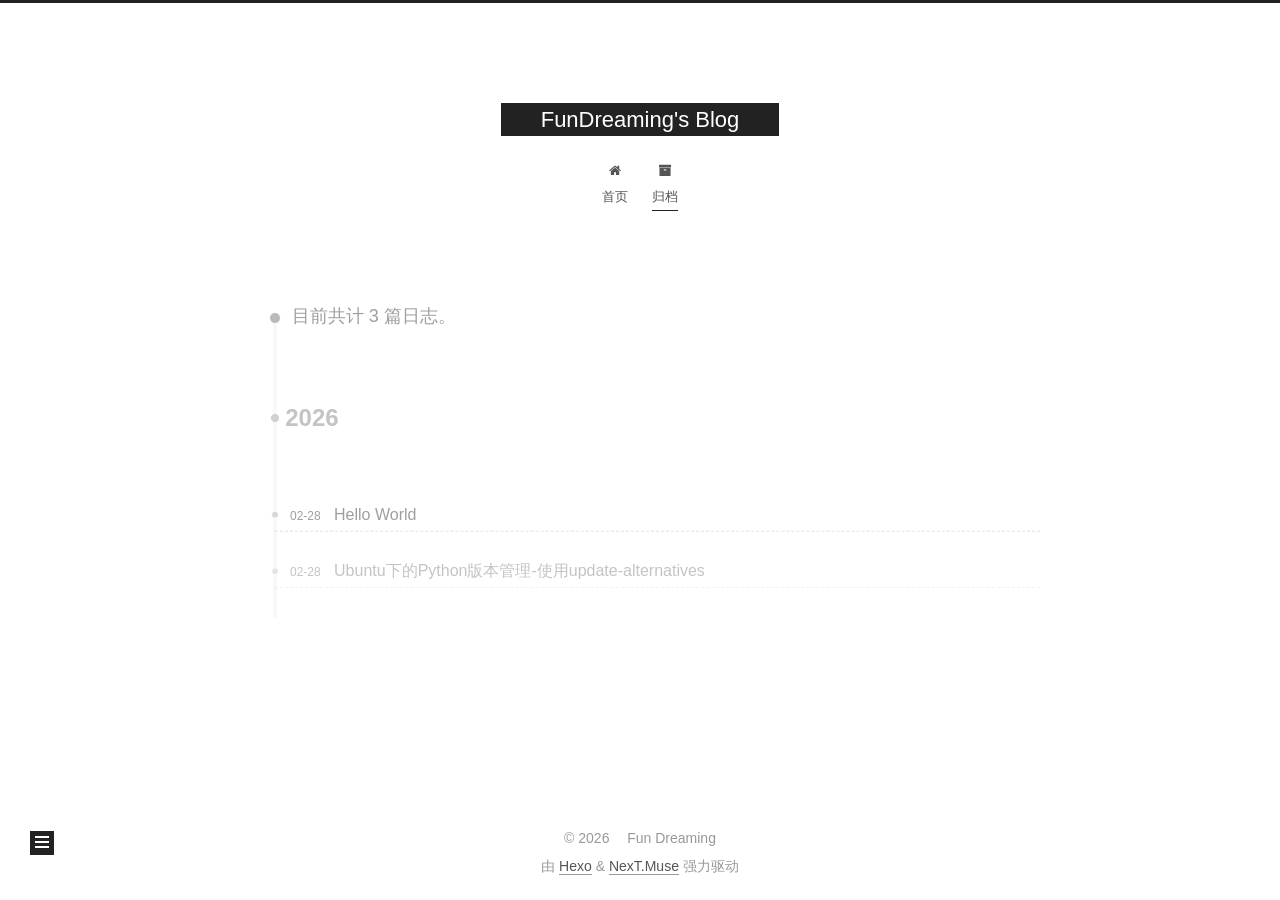
<file: archives/2026/02/index.html>
<!DOCTYPE html>
<html lang="zh-CN">
<head>
  <meta charset="UTF-8">
<meta name="viewport" content="width=device-width, initial-scale=1, maximum-scale=2">
<meta name="theme-color" content="#222">
<meta name="generator" content="Hexo 7.3.0">
  <link rel="apple-touch-icon" sizes="180x180" href="/images/apple-touch-icon-next.png">
  <link rel="icon" type="image/png" sizes="32x32" href="/images/favicon-32x32-next.png">
  <link rel="icon" type="image/png" sizes="16x16" href="/images/favicon-16x16-next.png">
  <link rel="mask-icon" href="/images/logo.svg" color="#222">

<link rel="stylesheet" href="/css/main.css">


<link rel="stylesheet" href="/lib/font-awesome/css/font-awesome.min.css">

<script id="hexo-configurations">
    var NexT = window.NexT || {};
    var CONFIG = {"hostname":"example.com","root":"/","scheme":"Muse","version":"7.8.0","exturl":false,"sidebar":{"position":"left","display":"post","padding":18,"offset":12,"onmobile":false},"copycode":{"enable":true,"show_result":true,"style":"default"},"back2top":{"enable":true,"sidebar":false,"scrollpercent":false},"bookmark":{"enable":false,"color":"#222","save":"auto"},"fancybox":false,"mediumzoom":false,"lazyload":false,"pangu":false,"comments":{"style":"tabs","active":null,"storage":true,"lazyload":false,"nav":null},"algolia":{"hits":{"per_page":10},"labels":{"input_placeholder":"Search for Posts","hits_empty":"We didn't find any results for the search: ${query}","hits_stats":"${hits} results found in ${time} ms"}},"localsearch":{"enable":false,"trigger":"auto","top_n_per_article":1,"unescape":false,"preload":false},"motion":{"enable":true,"async":false,"transition":{"post_block":"fadeIn","post_header":"slideDownIn","post_body":"slideDownIn","coll_header":"slideLeftIn","sidebar":"slideUpIn"}}};
  </script>

  <meta property="og:type" content="website">
<meta property="og:title" content="FunDreaming&#39;s Blog">
<meta property="og:url" content="http://example.com/archives/2026/02/index.html">
<meta property="og:site_name" content="FunDreaming&#39;s Blog">
<meta property="og:locale" content="zh_CN">
<meta property="article:author" content="Fun Dreaming">
<meta name="twitter:card" content="summary">

<link rel="canonical" href="http://example.com/archives/2026/02/">


<script id="page-configurations">
  // https://hexo.io/docs/variables.html
  CONFIG.page = {
    sidebar: "",
    isHome : false,
    isPost : false,
    lang   : 'zh-CN'
  };
</script>

  <title>归档 | FunDreaming's Blog</title>
  






  <noscript>
  <style>
  .use-motion .brand,
  .use-motion .menu-item,
  .sidebar-inner,
  .use-motion .post-block,
  .use-motion .pagination,
  .use-motion .comments,
  .use-motion .post-header,
  .use-motion .post-body,
  .use-motion .collection-header { opacity: initial; }

  .use-motion .site-title,
  .use-motion .site-subtitle {
    opacity: initial;
    top: initial;
  }

  .use-motion .logo-line-before i { left: initial; }
  .use-motion .logo-line-after i { right: initial; }
  </style>
</noscript>

</head>

<body itemscope itemtype="http://schema.org/WebPage">
  <div class="container use-motion">
    <div class="headband"></div>

    <header class="header" itemscope itemtype="http://schema.org/WPHeader">
      <div class="header-inner"><div class="site-brand-container">
  <div class="site-nav-toggle">
    <div class="toggle" aria-label="切换导航栏">
      <span class="toggle-line toggle-line-first"></span>
      <span class="toggle-line toggle-line-middle"></span>
      <span class="toggle-line toggle-line-last"></span>
    </div>
  </div>

  <div class="site-meta">

    <a href="/" class="brand" rel="start">
      <span class="logo-line-before"><i></i></span>
      <h1 class="site-title">FunDreaming's Blog</h1>
      <span class="logo-line-after"><i></i></span>
    </a>
  </div>

  <div class="site-nav-right">
    <div class="toggle popup-trigger">
    </div>
  </div>
</div>




<nav class="site-nav">
  <ul id="menu" class="menu">
        <li class="menu-item menu-item-home">

    <a href="/" rel="section"><i class="fa fa-fw fa-home"></i>首页</a>

  </li>
        <li class="menu-item menu-item-archives">

    <a href="/archives/" rel="section"><i class="fa fa-fw fa-archive"></i>归档</a>

  </li>
  </ul>
</nav>




</div>
    </header>

    
  <div class="back-to-top">
    <i class="fa fa-arrow-up"></i>
    <span>0%</span>
  </div>


    <main class="main">
      <div class="main-inner">
        <div class="content-wrap">
          

          <div class="content archive">
            

  
  
  
  <div class="post-block">
    <div class="posts-collapse">
      <div class="collection-title">
        <span class="collection-header">目前共计 3 篇日志。</span>
      </div>

      
    <div class="collection-year">
      <span class="collection-header">2026</span>
    </div>

  <article itemscope itemtype="http://schema.org/Article">
    <header class="post-header">

      <div class="post-meta">
        <time itemprop="dateCreated"
              datetime="2026-02-28T10:55:52+08:00"
              content="2026-02-28">
          02-28
        </time>
      </div>

      <div class="post-title">
          <a class="post-title-link" href="/2026/02/28/hello-world/" itemprop="url">
            <span itemprop="name">Hello World</span>
          </a>
      </div>

    </header>
  </article>

  <article itemscope itemtype="http://schema.org/Article">
    <header class="post-header">

      <div class="post-meta">
        <time itemprop="dateCreated"
              datetime="2026-02-28T00:00:00+08:00"
              content="2026-02-28">
          02-28
        </time>
      </div>

      <div class="post-title">
          <a class="post-title-link" href="/2026/02/28/Ubuntu-python%E7%89%88%E6%9C%AC%E7%AE%A1%E7%90%86/" itemprop="url">
            <span itemprop="name">Ubuntu下的Python版本管理-使用update-alternatives</span>
          </a>
      </div>

    </header>
  </article>


    </div>
  </div>
  
  
  

  



          </div>
          

<script>
  window.addEventListener('tabs:register', () => {
    let { activeClass } = CONFIG.comments;
    if (CONFIG.comments.storage) {
      activeClass = localStorage.getItem('comments_active') || activeClass;
    }
    if (activeClass) {
      let activeTab = document.querySelector(`a[href="#comment-${activeClass}"]`);
      if (activeTab) {
        activeTab.click();
      }
    }
  });
  if (CONFIG.comments.storage) {
    window.addEventListener('tabs:click', event => {
      if (!event.target.matches('.tabs-comment .tab-content .tab-pane')) return;
      let commentClass = event.target.classList[1];
      localStorage.setItem('comments_active', commentClass);
    });
  }
</script>

        </div>
          
  
  <div class="toggle sidebar-toggle">
    <span class="toggle-line toggle-line-first"></span>
    <span class="toggle-line toggle-line-middle"></span>
    <span class="toggle-line toggle-line-last"></span>
  </div>

  <aside class="sidebar">
    <div class="sidebar-inner">

      <ul class="sidebar-nav motion-element">
        <li class="sidebar-nav-toc">
          文章目录
        </li>
        <li class="sidebar-nav-overview">
          站点概览
        </li>
      </ul>

      <!--noindex-->
      <div class="post-toc-wrap sidebar-panel">
      </div>
      <!--/noindex-->

      <div class="site-overview-wrap sidebar-panel">
        <div class="site-author motion-element" itemprop="author" itemscope itemtype="http://schema.org/Person">
    <img class="site-author-image" itemprop="image" alt="Fun Dreaming"
      src="/images/head.png">
  <p class="site-author-name" itemprop="name">Fun Dreaming</p>
  <div class="site-description" itemprop="description"></div>
</div>
<div class="site-state-wrap motion-element">
  <nav class="site-state">
      <div class="site-state-item site-state-posts">
          <a href="/archives/">
        
          <span class="site-state-item-count">3</span>
          <span class="site-state-item-name">日志</span>
        </a>
      </div>
  </nav>
</div>



      </div>

    </div>
  </aside>
  <div id="sidebar-dimmer"></div>


      </div>
    </main>

    <footer class="footer">
      <div class="footer-inner">
        

        

<div class="copyright">
  
  &copy; 
  <span itemprop="copyrightYear">2026</span>
  <span class="with-love">
    <i class="fa fa-FunDreaming"></i>
  </span>
  <span class="author" itemprop="copyrightHolder">Fun Dreaming</span>
</div>
  <div class="powered-by">由 <a href="https://hexo.io/" class="theme-link" rel="noopener" target="_blank">Hexo</a> & <a href="https://muse.theme-next.org/" class="theme-link" rel="noopener" target="_blank">NexT.Muse</a> 强力驱动
  </div>

        








      </div>
    </footer>
  </div>

  
  <script src="/lib/anime.min.js"></script>
  <script src="/lib/velocity/velocity.min.js"></script>
  <script src="/lib/velocity/velocity.ui.min.js"></script>

<script src="/js/utils.js"></script>

<script src="/js/motion.js"></script>


<script src="/js/schemes/muse.js"></script>


<script src="/js/next-boot.js"></script>




  















  

  

</body>
</html>
</file>
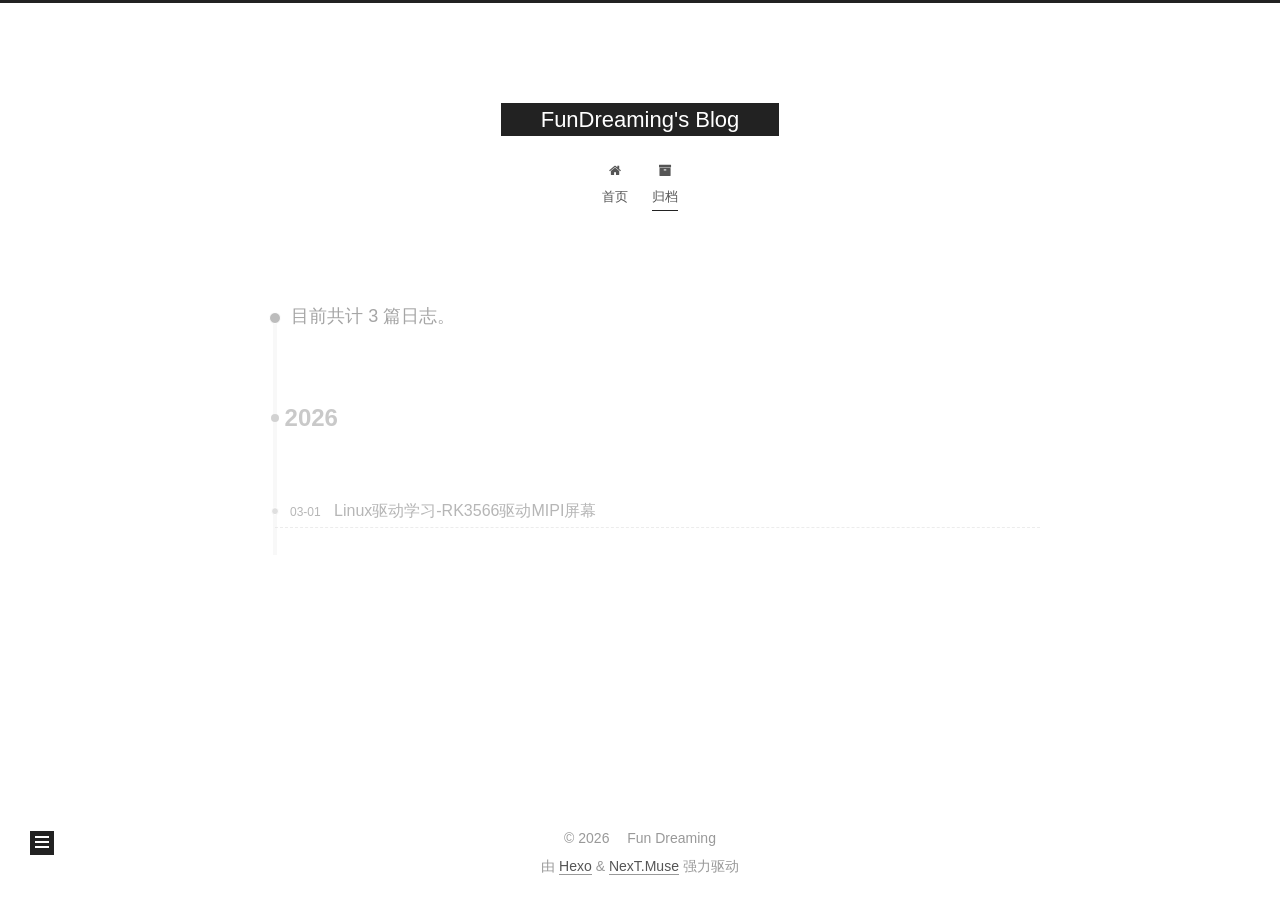
<file: archives/2026/03/index.html>
<!DOCTYPE html>
<html lang="zh-CN">
<head>
  <meta charset="UTF-8">
<meta name="viewport" content="width=device-width, initial-scale=1, maximum-scale=2">
<meta name="theme-color" content="#222">
<meta name="generator" content="Hexo 7.3.0">
  <link rel="apple-touch-icon" sizes="180x180" href="/images/apple-touch-icon-next.png">
  <link rel="icon" type="image/png" sizes="32x32" href="/images/favicon-32x32-next.png">
  <link rel="icon" type="image/png" sizes="16x16" href="/images/favicon-16x16-next.png">
  <link rel="mask-icon" href="/images/logo.svg" color="#222">

<link rel="stylesheet" href="/css/main.css">


<link rel="stylesheet" href="/lib/font-awesome/css/font-awesome.min.css">

<script id="hexo-configurations">
    var NexT = window.NexT || {};
    var CONFIG = {"hostname":"example.com","root":"/","scheme":"Muse","version":"7.8.0","exturl":false,"sidebar":{"position":"left","display":"post","padding":18,"offset":12,"onmobile":false},"copycode":{"enable":true,"show_result":true,"style":"default"},"back2top":{"enable":true,"sidebar":false,"scrollpercent":false},"bookmark":{"enable":false,"color":"#222","save":"auto"},"fancybox":false,"mediumzoom":false,"lazyload":false,"pangu":false,"comments":{"style":"tabs","active":null,"storage":true,"lazyload":false,"nav":null},"algolia":{"hits":{"per_page":10},"labels":{"input_placeholder":"Search for Posts","hits_empty":"We didn't find any results for the search: ${query}","hits_stats":"${hits} results found in ${time} ms"}},"localsearch":{"enable":false,"trigger":"auto","top_n_per_article":1,"unescape":false,"preload":false},"motion":{"enable":true,"async":false,"transition":{"post_block":"fadeIn","post_header":"slideDownIn","post_body":"slideDownIn","coll_header":"slideLeftIn","sidebar":"slideUpIn"}}};
  </script>

  <meta property="og:type" content="website">
<meta property="og:title" content="FunDreaming&#39;s Blog">
<meta property="og:url" content="http://example.com/archives/2026/03/index.html">
<meta property="og:site_name" content="FunDreaming&#39;s Blog">
<meta property="og:locale" content="zh_CN">
<meta property="article:author" content="Fun Dreaming">
<meta name="twitter:card" content="summary">

<link rel="canonical" href="http://example.com/archives/2026/03/">


<script id="page-configurations">
  // https://hexo.io/docs/variables.html
  CONFIG.page = {
    sidebar: "",
    isHome : false,
    isPost : false,
    lang   : 'zh-CN'
  };
</script>

  <title>归档 | FunDreaming's Blog</title>
  






  <noscript>
  <style>
  .use-motion .brand,
  .use-motion .menu-item,
  .sidebar-inner,
  .use-motion .post-block,
  .use-motion .pagination,
  .use-motion .comments,
  .use-motion .post-header,
  .use-motion .post-body,
  .use-motion .collection-header { opacity: initial; }

  .use-motion .site-title,
  .use-motion .site-subtitle {
    opacity: initial;
    top: initial;
  }

  .use-motion .logo-line-before i { left: initial; }
  .use-motion .logo-line-after i { right: initial; }
  </style>
</noscript>

</head>

<body itemscope itemtype="http://schema.org/WebPage">
  <div class="container use-motion">
    <div class="headband"></div>

    <header class="header" itemscope itemtype="http://schema.org/WPHeader">
      <div class="header-inner"><div class="site-brand-container">
  <div class="site-nav-toggle">
    <div class="toggle" aria-label="切换导航栏">
      <span class="toggle-line toggle-line-first"></span>
      <span class="toggle-line toggle-line-middle"></span>
      <span class="toggle-line toggle-line-last"></span>
    </div>
  </div>

  <div class="site-meta">

    <a href="/" class="brand" rel="start">
      <span class="logo-line-before"><i></i></span>
      <h1 class="site-title">FunDreaming's Blog</h1>
      <span class="logo-line-after"><i></i></span>
    </a>
  </div>

  <div class="site-nav-right">
    <div class="toggle popup-trigger">
    </div>
  </div>
</div>




<nav class="site-nav">
  <ul id="menu" class="menu">
        <li class="menu-item menu-item-home">

    <a href="/" rel="section"><i class="fa fa-fw fa-home"></i>首页</a>

  </li>
        <li class="menu-item menu-item-archives">

    <a href="/archives/" rel="section"><i class="fa fa-fw fa-archive"></i>归档</a>

  </li>
  </ul>
</nav>




</div>
    </header>

    
  <div class="back-to-top">
    <i class="fa fa-arrow-up"></i>
    <span>0%</span>
  </div>


    <main class="main">
      <div class="main-inner">
        <div class="content-wrap">
          

          <div class="content archive">
            

  
  
  
  <div class="post-block">
    <div class="posts-collapse">
      <div class="collection-title">
        <span class="collection-header">目前共计 3 篇日志。</span>
      </div>

      
    <div class="collection-year">
      <span class="collection-header">2026</span>
    </div>

  <article itemscope itemtype="http://schema.org/Article">
    <header class="post-header">

      <div class="post-meta">
        <time itemprop="dateCreated"
              datetime="2026-03-01T00:00:00+08:00"
              content="2026-03-01">
          03-01
        </time>
      </div>

      <div class="post-title">
          <a class="post-title-link" href="/2026/03/01/Linux%E9%A9%B1%E5%8A%A8%E5%AD%A6%E4%B9%A0-RK3566%E9%A9%B1%E5%8A%A8MIPI%E5%B1%8F%E5%B9%95/" itemprop="url">
            <span itemprop="name">Linux驱动学习-RK3566驱动MIPI屏幕</span>
          </a>
      </div>

    </header>
  </article>


    </div>
  </div>
  
  
  

  



          </div>
          

<script>
  window.addEventListener('tabs:register', () => {
    let { activeClass } = CONFIG.comments;
    if (CONFIG.comments.storage) {
      activeClass = localStorage.getItem('comments_active') || activeClass;
    }
    if (activeClass) {
      let activeTab = document.querySelector(`a[href="#comment-${activeClass}"]`);
      if (activeTab) {
        activeTab.click();
      }
    }
  });
  if (CONFIG.comments.storage) {
    window.addEventListener('tabs:click', event => {
      if (!event.target.matches('.tabs-comment .tab-content .tab-pane')) return;
      let commentClass = event.target.classList[1];
      localStorage.setItem('comments_active', commentClass);
    });
  }
</script>

        </div>
          
  
  <div class="toggle sidebar-toggle">
    <span class="toggle-line toggle-line-first"></span>
    <span class="toggle-line toggle-line-middle"></span>
    <span class="toggle-line toggle-line-last"></span>
  </div>

  <aside class="sidebar">
    <div class="sidebar-inner">

      <ul class="sidebar-nav motion-element">
        <li class="sidebar-nav-toc">
          文章目录
        </li>
        <li class="sidebar-nav-overview">
          站点概览
        </li>
      </ul>

      <!--noindex-->
      <div class="post-toc-wrap sidebar-panel">
      </div>
      <!--/noindex-->

      <div class="site-overview-wrap sidebar-panel">
        <div class="site-author motion-element" itemprop="author" itemscope itemtype="http://schema.org/Person">
    <img class="site-author-image" itemprop="image" alt="Fun Dreaming"
      src="/images/head.png">
  <p class="site-author-name" itemprop="name">Fun Dreaming</p>
  <div class="site-description" itemprop="description"></div>
</div>
<div class="site-state-wrap motion-element">
  <nav class="site-state">
      <div class="site-state-item site-state-posts">
          <a href="/archives/">
        
          <span class="site-state-item-count">3</span>
          <span class="site-state-item-name">日志</span>
        </a>
      </div>
  </nav>
</div>



      </div>

    </div>
  </aside>
  <div id="sidebar-dimmer"></div>


      </div>
    </main>

    <footer class="footer">
      <div class="footer-inner">
        

        

<div class="copyright">
  
  &copy; 
  <span itemprop="copyrightYear">2026</span>
  <span class="with-love">
    <i class="fa fa-FunDreaming"></i>
  </span>
  <span class="author" itemprop="copyrightHolder">Fun Dreaming</span>
</div>
  <div class="powered-by">由 <a href="https://hexo.io/" class="theme-link" rel="noopener" target="_blank">Hexo</a> & <a href="https://muse.theme-next.org/" class="theme-link" rel="noopener" target="_blank">NexT.Muse</a> 强力驱动
  </div>

        








      </div>
    </footer>
  </div>

  
  <script src="/lib/anime.min.js"></script>
  <script src="/lib/velocity/velocity.min.js"></script>
  <script src="/lib/velocity/velocity.ui.min.js"></script>

<script src="/js/utils.js"></script>

<script src="/js/motion.js"></script>


<script src="/js/schemes/muse.js"></script>


<script src="/js/next-boot.js"></script>




  















  

  

</body>
</html>
</file>
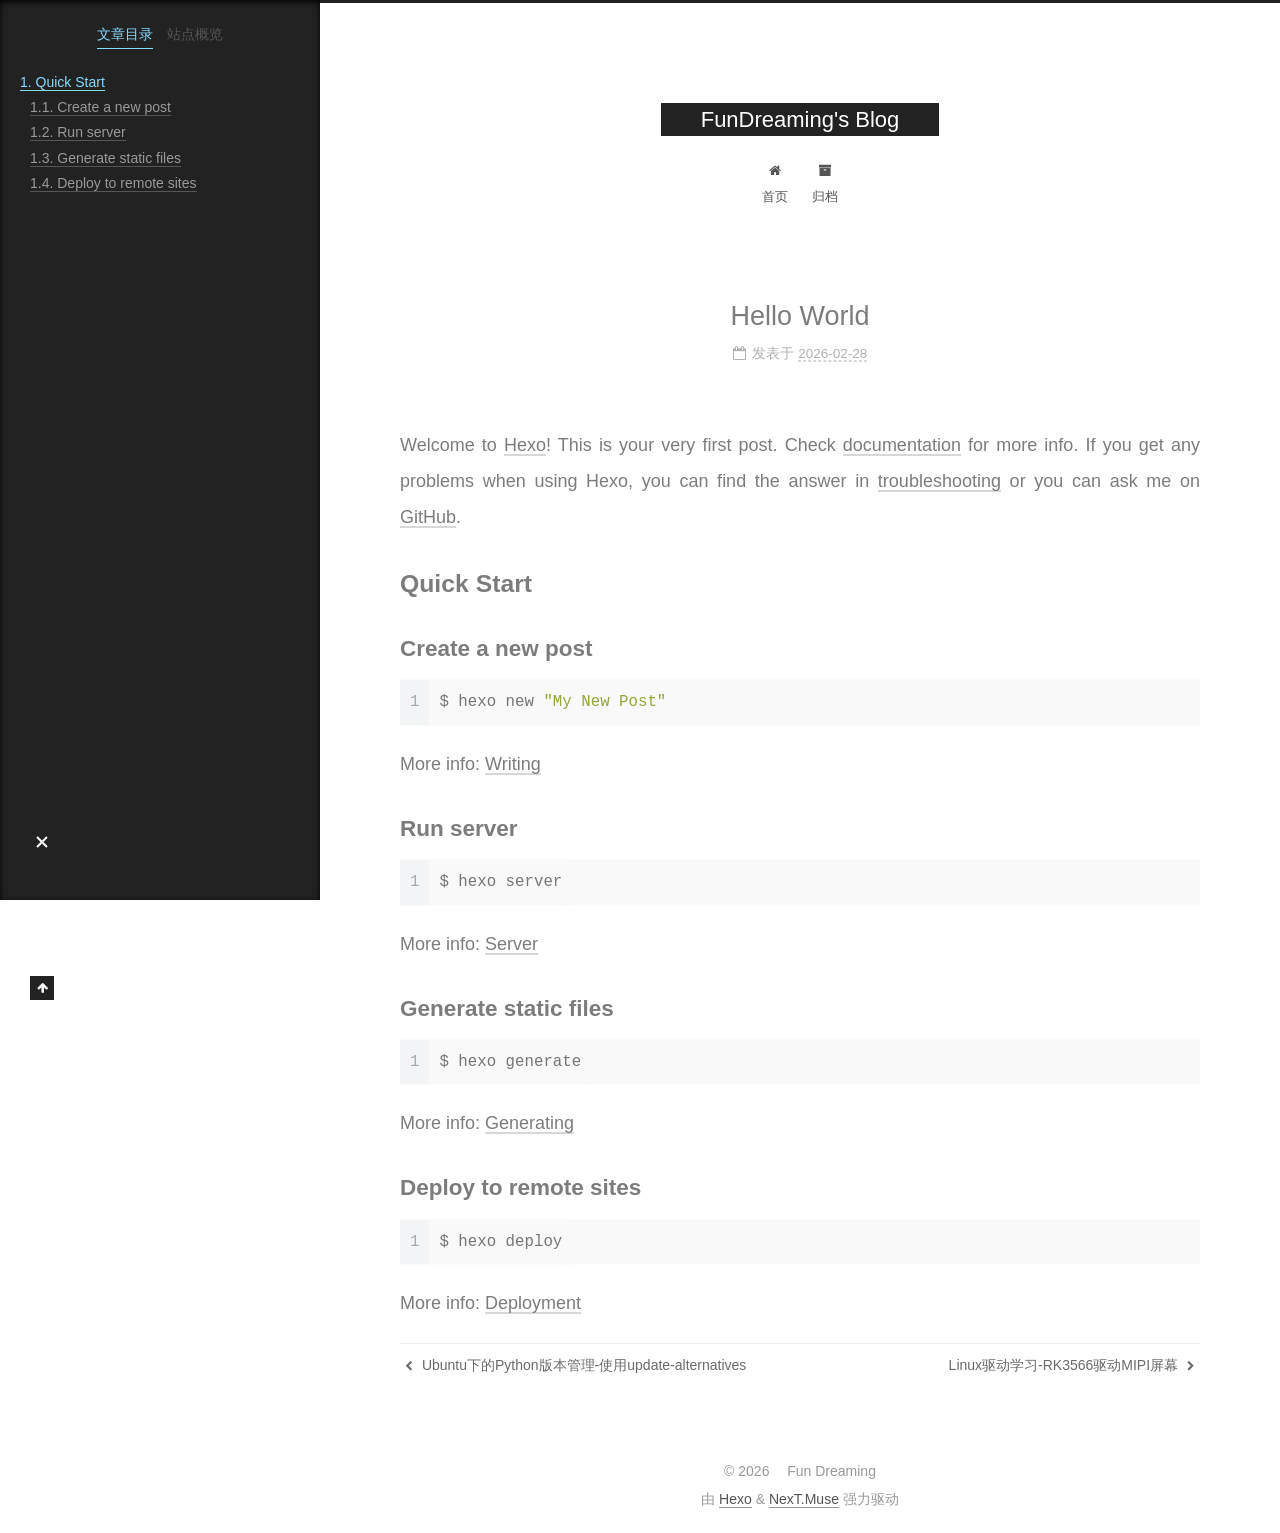
<file: 2026/02/28/hello-world/index.html>
<!DOCTYPE html>
<html lang="zh-CN">
<head>
  <meta charset="UTF-8">
<meta name="viewport" content="width=device-width, initial-scale=1, maximum-scale=2">
<meta name="theme-color" content="#222">
<meta name="generator" content="Hexo 7.3.0">
  <link rel="apple-touch-icon" sizes="180x180" href="/images/apple-touch-icon-next.png">
  <link rel="icon" type="image/png" sizes="32x32" href="/images/favicon-32x32-next.png">
  <link rel="icon" type="image/png" sizes="16x16" href="/images/favicon-16x16-next.png">
  <link rel="mask-icon" href="/images/logo.svg" color="#222">

<link rel="stylesheet" href="/css/main.css">


<link rel="stylesheet" href="/lib/font-awesome/css/font-awesome.min.css">

<script id="hexo-configurations">
    var NexT = window.NexT || {};
    var CONFIG = {"hostname":"example.com","root":"/","scheme":"Muse","version":"7.8.0","exturl":false,"sidebar":{"position":"left","display":"post","padding":18,"offset":12,"onmobile":false},"copycode":{"enable":true,"show_result":true,"style":"default"},"back2top":{"enable":true,"sidebar":false,"scrollpercent":false},"bookmark":{"enable":false,"color":"#222","save":"auto"},"fancybox":false,"mediumzoom":false,"lazyload":false,"pangu":false,"comments":{"style":"tabs","active":null,"storage":true,"lazyload":false,"nav":null},"algolia":{"hits":{"per_page":10},"labels":{"input_placeholder":"Search for Posts","hits_empty":"We didn't find any results for the search: ${query}","hits_stats":"${hits} results found in ${time} ms"}},"localsearch":{"enable":false,"trigger":"auto","top_n_per_article":1,"unescape":false,"preload":false},"motion":{"enable":true,"async":false,"transition":{"post_block":"fadeIn","post_header":"slideDownIn","post_body":"slideDownIn","coll_header":"slideLeftIn","sidebar":"slideUpIn"}}};
  </script>

  <meta name="description" content="Welcome to Hexo! This is your very first post. Check documentation for more info. If you get any problems when using Hexo, you can find the answer in troubleshooting or you can ask me on GitHub. Quick">
<meta property="og:type" content="article">
<meta property="og:title" content="Hello World">
<meta property="og:url" content="http://example.com/2026/02/28/hello-world/index.html">
<meta property="og:site_name" content="FunDreaming&#39;s Blog">
<meta property="og:description" content="Welcome to Hexo! This is your very first post. Check documentation for more info. If you get any problems when using Hexo, you can find the answer in troubleshooting or you can ask me on GitHub. Quick">
<meta property="og:locale" content="zh_CN">
<meta property="article:published_time" content="2026-02-28T02:55:52.960Z">
<meta property="article:modified_time" content="2026-02-28T02:54:15.548Z">
<meta property="article:author" content="Fun Dreaming">
<meta name="twitter:card" content="summary">

<link rel="canonical" href="http://example.com/2026/02/28/hello-world/">


<script id="page-configurations">
  // https://hexo.io/docs/variables.html
  CONFIG.page = {
    sidebar: "",
    isHome : false,
    isPost : true,
    lang   : 'zh-CN'
  };
</script>

  <title>Hello World | FunDreaming's Blog</title>
  






  <noscript>
  <style>
  .use-motion .brand,
  .use-motion .menu-item,
  .sidebar-inner,
  .use-motion .post-block,
  .use-motion .pagination,
  .use-motion .comments,
  .use-motion .post-header,
  .use-motion .post-body,
  .use-motion .collection-header { opacity: initial; }

  .use-motion .site-title,
  .use-motion .site-subtitle {
    opacity: initial;
    top: initial;
  }

  .use-motion .logo-line-before i { left: initial; }
  .use-motion .logo-line-after i { right: initial; }
  </style>
</noscript>

</head>

<body itemscope itemtype="http://schema.org/WebPage">
  <div class="container use-motion">
    <div class="headband"></div>

    <header class="header" itemscope itemtype="http://schema.org/WPHeader">
      <div class="header-inner"><div class="site-brand-container">
  <div class="site-nav-toggle">
    <div class="toggle" aria-label="切换导航栏">
      <span class="toggle-line toggle-line-first"></span>
      <span class="toggle-line toggle-line-middle"></span>
      <span class="toggle-line toggle-line-last"></span>
    </div>
  </div>

  <div class="site-meta">

    <a href="/" class="brand" rel="start">
      <span class="logo-line-before"><i></i></span>
      <h1 class="site-title">FunDreaming's Blog</h1>
      <span class="logo-line-after"><i></i></span>
    </a>
  </div>

  <div class="site-nav-right">
    <div class="toggle popup-trigger">
    </div>
  </div>
</div>




<nav class="site-nav">
  <ul id="menu" class="menu">
        <li class="menu-item menu-item-home">

    <a href="/" rel="section"><i class="fa fa-fw fa-home"></i>首页</a>

  </li>
        <li class="menu-item menu-item-archives">

    <a href="/archives/" rel="section"><i class="fa fa-fw fa-archive"></i>归档</a>

  </li>
  </ul>
</nav>




</div>
    </header>

    
  <div class="back-to-top">
    <i class="fa fa-arrow-up"></i>
    <span>0%</span>
  </div>


    <main class="main">
      <div class="main-inner">
        <div class="content-wrap">
          

          <div class="content post posts-expand">
            

    
  
  
  <article itemscope itemtype="http://schema.org/Article" class="post-block" lang="zh-CN">
    <link itemprop="mainEntityOfPage" href="http://example.com/2026/02/28/hello-world/">

    <span hidden itemprop="author" itemscope itemtype="http://schema.org/Person">
      <meta itemprop="image" content="/images/head.png">
      <meta itemprop="name" content="Fun Dreaming">
      <meta itemprop="description" content="">
    </span>

    <span hidden itemprop="publisher" itemscope itemtype="http://schema.org/Organization">
      <meta itemprop="name" content="FunDreaming's Blog">
    </span>
      <header class="post-header">
        <h1 class="post-title" itemprop="name headline">
          Hello World
        </h1>

        <div class="post-meta">
            <span class="post-meta-item">
              <span class="post-meta-item-icon">
                <i class="fa fa-calendar-o"></i>
              </span>
              <span class="post-meta-item-text">发表于</span>
              

              <time title="创建时间：2026-02-28 10:55:52 / 修改时间：10:54:15" itemprop="dateCreated datePublished" datetime="2026-02-28T10:55:52+08:00">2026-02-28</time>
            </span>

          

        </div>
      </header>

    
    
    
    <div class="post-body" itemprop="articleBody">

      
        <p>Welcome to <a target="_blank" rel="noopener" href="https://hexo.io/">Hexo</a>! This is your very first post. Check <a target="_blank" rel="noopener" href="https://hexo.io/docs/">documentation</a> for more info. If you get any problems when using Hexo, you can find the answer in <a target="_blank" rel="noopener" href="https://hexo.io/docs/troubleshooting.html">troubleshooting</a> or you can ask me on <a target="_blank" rel="noopener" href="https://github.com/hexojs/hexo/issues">GitHub</a>.</p>
<h2 id="quick-start" tabindex="-1" id="Quick-Start">Quick Start</h2>
<h3 id="create-a-new-post" tabindex="-1" id="Create-a-new-post">Create a new post</h3>
<figure class="highlight bash"><table><tr><td class="gutter"><pre><span class="line">1</span><br></pre></td><td class="code"><pre><span class="line">$ hexo new <span class="string">&quot;My New Post&quot;</span></span><br></pre></td></tr></table></figure>
<p>More info: <a target="_blank" rel="noopener" href="https://hexo.io/docs/writing.html">Writing</a></p>
<h3 id="run-server" tabindex="-1" id="Run-server">Run server</h3>
<figure class="highlight bash"><table><tr><td class="gutter"><pre><span class="line">1</span><br></pre></td><td class="code"><pre><span class="line">$ hexo server</span><br></pre></td></tr></table></figure>
<p>More info: <a target="_blank" rel="noopener" href="https://hexo.io/docs/server.html">Server</a></p>
<h3 id="generate-static-files" tabindex="-1" id="Generate-static-files">Generate static files</h3>
<figure class="highlight bash"><table><tr><td class="gutter"><pre><span class="line">1</span><br></pre></td><td class="code"><pre><span class="line">$ hexo generate</span><br></pre></td></tr></table></figure>
<p>More info: <a target="_blank" rel="noopener" href="https://hexo.io/docs/generating.html">Generating</a></p>
<h3 id="deploy-to-remote-sites" tabindex="-1" id="Deploy-to-remote-sites">Deploy to remote sites</h3>
<figure class="highlight bash"><table><tr><td class="gutter"><pre><span class="line">1</span><br></pre></td><td class="code"><pre><span class="line">$ hexo deploy</span><br></pre></td></tr></table></figure>
<p>More info: <a target="_blank" rel="noopener" href="https://hexo.io/docs/one-command-deployment.html">Deployment</a></p>

    </div>

    
    
    

      <footer class="post-footer">

        


        
    <div class="post-nav">
      <div class="post-nav-item">
    <a href="/2026/02/28/Ubuntu-python%E7%89%88%E6%9C%AC%E7%AE%A1%E7%90%86/" rel="prev" title="Ubuntu下的Python版本管理-使用update-alternatives">
      <i class="fa fa-chevron-left"></i> Ubuntu下的Python版本管理-使用update-alternatives
    </a></div>
      <div class="post-nav-item">
    <a href="/2026/03/01/Linux%E9%A9%B1%E5%8A%A8%E5%AD%A6%E4%B9%A0-RK3566%E9%A9%B1%E5%8A%A8MIPI%E5%B1%8F%E5%B9%95/" rel="next" title="Linux驱动学习-RK3566驱动MIPI屏幕">
      Linux驱动学习-RK3566驱动MIPI屏幕 <i class="fa fa-chevron-right"></i>
    </a></div>
    </div>
      </footer>
    
  </article>
  
  
  



          </div>
          

<script>
  window.addEventListener('tabs:register', () => {
    let { activeClass } = CONFIG.comments;
    if (CONFIG.comments.storage) {
      activeClass = localStorage.getItem('comments_active') || activeClass;
    }
    if (activeClass) {
      let activeTab = document.querySelector(`a[href="#comment-${activeClass}"]`);
      if (activeTab) {
        activeTab.click();
      }
    }
  });
  if (CONFIG.comments.storage) {
    window.addEventListener('tabs:click', event => {
      if (!event.target.matches('.tabs-comment .tab-content .tab-pane')) return;
      let commentClass = event.target.classList[1];
      localStorage.setItem('comments_active', commentClass);
    });
  }
</script>

        </div>
          
  
  <div class="toggle sidebar-toggle">
    <span class="toggle-line toggle-line-first"></span>
    <span class="toggle-line toggle-line-middle"></span>
    <span class="toggle-line toggle-line-last"></span>
  </div>

  <aside class="sidebar">
    <div class="sidebar-inner">

      <ul class="sidebar-nav motion-element">
        <li class="sidebar-nav-toc">
          文章目录
        </li>
        <li class="sidebar-nav-overview">
          站点概览
        </li>
      </ul>

      <!--noindex-->
      <div class="post-toc-wrap sidebar-panel">
          <div class="post-toc motion-element"><ol class="nav"><li class="nav-item nav-level-2"><a class="nav-link" href="#quick-start"><span class="nav-number">1.</span> <span class="nav-text">Quick Start</span></a><ol class="nav-child"><li class="nav-item nav-level-3"><a class="nav-link" href="#create-a-new-post"><span class="nav-number">1.1.</span> <span class="nav-text">Create a new post</span></a></li><li class="nav-item nav-level-3"><a class="nav-link" href="#run-server"><span class="nav-number">1.2.</span> <span class="nav-text">Run server</span></a></li><li class="nav-item nav-level-3"><a class="nav-link" href="#generate-static-files"><span class="nav-number">1.3.</span> <span class="nav-text">Generate static files</span></a></li><li class="nav-item nav-level-3"><a class="nav-link" href="#deploy-to-remote-sites"><span class="nav-number">1.4.</span> <span class="nav-text">Deploy to remote sites</span></a></li></ol></li></ol></div>
      </div>
      <!--/noindex-->

      <div class="site-overview-wrap sidebar-panel">
        <div class="site-author motion-element" itemprop="author" itemscope itemtype="http://schema.org/Person">
    <img class="site-author-image" itemprop="image" alt="Fun Dreaming"
      src="/images/head.png">
  <p class="site-author-name" itemprop="name">Fun Dreaming</p>
  <div class="site-description" itemprop="description"></div>
</div>
<div class="site-state-wrap motion-element">
  <nav class="site-state">
      <div class="site-state-item site-state-posts">
          <a href="/archives/">
        
          <span class="site-state-item-count">3</span>
          <span class="site-state-item-name">日志</span>
        </a>
      </div>
  </nav>
</div>



      </div>

    </div>
  </aside>
  <div id="sidebar-dimmer"></div>


      </div>
    </main>

    <footer class="footer">
      <div class="footer-inner">
        

        

<div class="copyright">
  
  &copy; 
  <span itemprop="copyrightYear">2026</span>
  <span class="with-love">
    <i class="fa fa-FunDreaming"></i>
  </span>
  <span class="author" itemprop="copyrightHolder">Fun Dreaming</span>
</div>
  <div class="powered-by">由 <a href="https://hexo.io/" class="theme-link" rel="noopener" target="_blank">Hexo</a> & <a href="https://muse.theme-next.org/" class="theme-link" rel="noopener" target="_blank">NexT.Muse</a> 强力驱动
  </div>

        








      </div>
    </footer>
  </div>

  
  <script src="/lib/anime.min.js"></script>
  <script src="/lib/velocity/velocity.min.js"></script>
  <script src="/lib/velocity/velocity.ui.min.js"></script>

<script src="/js/utils.js"></script>

<script src="/js/motion.js"></script>


<script src="/js/schemes/muse.js"></script>


<script src="/js/next-boot.js"></script>




  















  

  

</body>
</html>
</file>
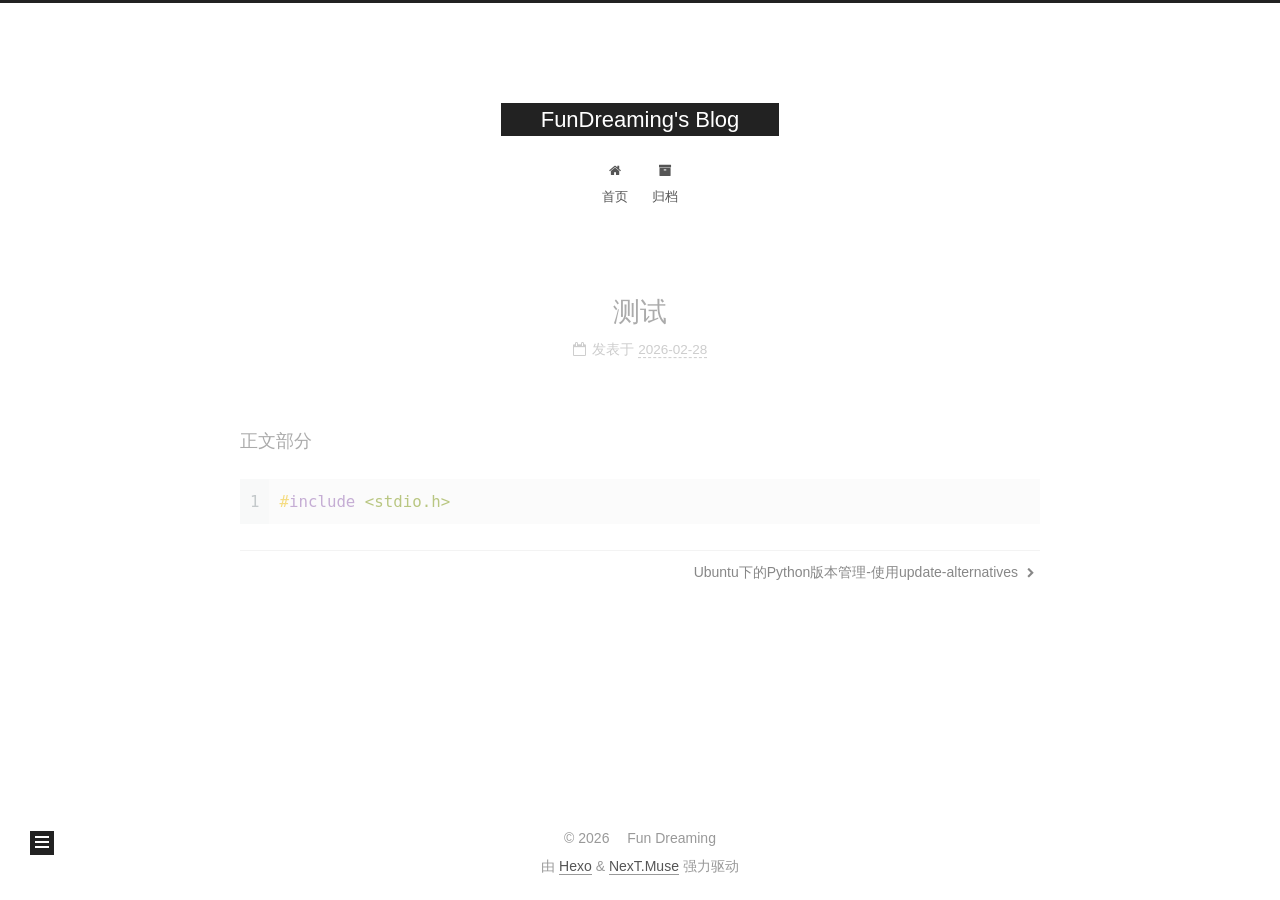
<file: 2026/02/28/test/index.html>
<!DOCTYPE html>
<html lang="zh-CN">
<head>
  <meta charset="UTF-8">
<meta name="viewport" content="width=device-width, initial-scale=1, maximum-scale=2">
<meta name="theme-color" content="#222">
<meta name="generator" content="Hexo 7.3.0">
  <link rel="apple-touch-icon" sizes="180x180" href="/images/apple-touch-icon-next.png">
  <link rel="icon" type="image/png" sizes="32x32" href="/images/favicon-32x32-next.png">
  <link rel="icon" type="image/png" sizes="16x16" href="/images/favicon-16x16-next.png">
  <link rel="mask-icon" href="/images/logo.svg" color="#222">

<link rel="stylesheet" href="/css/main.css">


<link rel="stylesheet" href="/lib/font-awesome/css/font-awesome.min.css">

<script id="hexo-configurations">
    var NexT = window.NexT || {};
    var CONFIG = {"hostname":"example.com","root":"/","scheme":"Muse","version":"7.8.0","exturl":false,"sidebar":{"position":"left","display":"post","padding":18,"offset":12,"onmobile":false},"copycode":{"enable":true,"show_result":true,"style":"default"},"back2top":{"enable":true,"sidebar":false,"scrollpercent":false},"bookmark":{"enable":false,"color":"#222","save":"auto"},"fancybox":false,"mediumzoom":false,"lazyload":false,"pangu":false,"comments":{"style":"tabs","active":null,"storage":true,"lazyload":false,"nav":null},"algolia":{"hits":{"per_page":10},"labels":{"input_placeholder":"Search for Posts","hits_empty":"We didn't find any results for the search: ${query}","hits_stats":"${hits} results found in ${time} ms"}},"localsearch":{"enable":false,"trigger":"auto","top_n_per_article":1,"unescape":false,"preload":false},"motion":{"enable":true,"async":false,"transition":{"post_block":"fadeIn","post_header":"slideDownIn","post_body":"slideDownIn","coll_header":"slideLeftIn","sidebar":"slideUpIn"}}};
  </script>

  <meta name="description" content="正文部分 1#include &lt;stdio.h&gt;">
<meta property="og:type" content="article">
<meta property="og:title" content="测试">
<meta property="og:url" content="http://example.com/2026/02/28/test/index.html">
<meta property="og:site_name" content="FunDreaming&#39;s Blog">
<meta property="og:description" content="正文部分 1#include &lt;stdio.h&gt;">
<meta property="og:locale" content="zh_CN">
<meta property="article:published_time" content="2026-02-27T16:00:00.000Z">
<meta property="article:modified_time" content="2026-02-28T03:24:47.441Z">
<meta property="article:author" content="Fun Dreaming">
<meta name="twitter:card" content="summary">

<link rel="canonical" href="http://example.com/2026/02/28/test/">


<script id="page-configurations">
  // https://hexo.io/docs/variables.html
  CONFIG.page = {
    sidebar: "",
    isHome : false,
    isPost : true,
    lang   : 'zh-CN'
  };
</script>

  <title>测试 | FunDreaming's Blog</title>
  






  <noscript>
  <style>
  .use-motion .brand,
  .use-motion .menu-item,
  .sidebar-inner,
  .use-motion .post-block,
  .use-motion .pagination,
  .use-motion .comments,
  .use-motion .post-header,
  .use-motion .post-body,
  .use-motion .collection-header { opacity: initial; }

  .use-motion .site-title,
  .use-motion .site-subtitle {
    opacity: initial;
    top: initial;
  }

  .use-motion .logo-line-before i { left: initial; }
  .use-motion .logo-line-after i { right: initial; }
  </style>
</noscript>

</head>

<body itemscope itemtype="http://schema.org/WebPage">
  <div class="container use-motion">
    <div class="headband"></div>

    <header class="header" itemscope itemtype="http://schema.org/WPHeader">
      <div class="header-inner"><div class="site-brand-container">
  <div class="site-nav-toggle">
    <div class="toggle" aria-label="切换导航栏">
      <span class="toggle-line toggle-line-first"></span>
      <span class="toggle-line toggle-line-middle"></span>
      <span class="toggle-line toggle-line-last"></span>
    </div>
  </div>

  <div class="site-meta">

    <a href="/" class="brand" rel="start">
      <span class="logo-line-before"><i></i></span>
      <h1 class="site-title">FunDreaming's Blog</h1>
      <span class="logo-line-after"><i></i></span>
    </a>
  </div>

  <div class="site-nav-right">
    <div class="toggle popup-trigger">
    </div>
  </div>
</div>




<nav class="site-nav">
  <ul id="menu" class="menu">
        <li class="menu-item menu-item-home">

    <a href="/" rel="section"><i class="fa fa-fw fa-home"></i>首页</a>

  </li>
        <li class="menu-item menu-item-archives">

    <a href="/archives/" rel="section"><i class="fa fa-fw fa-archive"></i>归档</a>

  </li>
  </ul>
</nav>




</div>
    </header>

    
  <div class="back-to-top">
    <i class="fa fa-arrow-up"></i>
    <span>0%</span>
  </div>


    <main class="main">
      <div class="main-inner">
        <div class="content-wrap">
          

          <div class="content post posts-expand">
            

    
  
  
  <article itemscope itemtype="http://schema.org/Article" class="post-block" lang="zh-CN">
    <link itemprop="mainEntityOfPage" href="http://example.com/2026/02/28/test/">

    <span hidden itemprop="author" itemscope itemtype="http://schema.org/Person">
      <meta itemprop="image" content="/images/head.png">
      <meta itemprop="name" content="Fun Dreaming">
      <meta itemprop="description" content="">
    </span>

    <span hidden itemprop="publisher" itemscope itemtype="http://schema.org/Organization">
      <meta itemprop="name" content="FunDreaming's Blog">
    </span>
      <header class="post-header">
        <h1 class="post-title" itemprop="name headline">
          测试
        </h1>

        <div class="post-meta">
            <span class="post-meta-item">
              <span class="post-meta-item-icon">
                <i class="fa fa-calendar-o"></i>
              </span>
              <span class="post-meta-item-text">发表于</span>
              

              <time title="创建时间：2026-02-28 00:00:00 / 修改时间：11:24:47" itemprop="dateCreated datePublished" datetime="2026-02-28T00:00:00+08:00">2026-02-28</time>
            </span>

          

        </div>
      </header>

    
    
    
    <div class="post-body" itemprop="articleBody">

      
        <p>正文部分</p>
<figure class="highlight c"><table><tr><td class="gutter"><pre><span class="line">1</span><br></pre></td><td class="code"><pre><span class="line"><span class="meta">#<span class="keyword">include</span> <span class="string">&lt;stdio.h&gt;</span></span></span><br></pre></td></tr></table></figure>


    </div>

    
    
    

      <footer class="post-footer">

        


        
    <div class="post-nav">
      <div class="post-nav-item"></div>
      <div class="post-nav-item">
    <a href="/2026/02/28/Ubuntu-python%E7%89%88%E6%9C%AC%E7%AE%A1%E7%90%86/" rel="next" title="Ubuntu下的Python版本管理-使用update-alternatives">
      Ubuntu下的Python版本管理-使用update-alternatives <i class="fa fa-chevron-right"></i>
    </a></div>
    </div>
      </footer>
    
  </article>
  
  
  



          </div>
          

<script>
  window.addEventListener('tabs:register', () => {
    let { activeClass } = CONFIG.comments;
    if (CONFIG.comments.storage) {
      activeClass = localStorage.getItem('comments_active') || activeClass;
    }
    if (activeClass) {
      let activeTab = document.querySelector(`a[href="#comment-${activeClass}"]`);
      if (activeTab) {
        activeTab.click();
      }
    }
  });
  if (CONFIG.comments.storage) {
    window.addEventListener('tabs:click', event => {
      if (!event.target.matches('.tabs-comment .tab-content .tab-pane')) return;
      let commentClass = event.target.classList[1];
      localStorage.setItem('comments_active', commentClass);
    });
  }
</script>

        </div>
          
  
  <div class="toggle sidebar-toggle">
    <span class="toggle-line toggle-line-first"></span>
    <span class="toggle-line toggle-line-middle"></span>
    <span class="toggle-line toggle-line-last"></span>
  </div>

  <aside class="sidebar">
    <div class="sidebar-inner">

      <ul class="sidebar-nav motion-element">
        <li class="sidebar-nav-toc">
          文章目录
        </li>
        <li class="sidebar-nav-overview">
          站点概览
        </li>
      </ul>

      <!--noindex-->
      <div class="post-toc-wrap sidebar-panel">
      </div>
      <!--/noindex-->

      <div class="site-overview-wrap sidebar-panel">
        <div class="site-author motion-element" itemprop="author" itemscope itemtype="http://schema.org/Person">
    <img class="site-author-image" itemprop="image" alt="Fun Dreaming"
      src="/images/head.png">
  <p class="site-author-name" itemprop="name">Fun Dreaming</p>
  <div class="site-description" itemprop="description"></div>
</div>
<div class="site-state-wrap motion-element">
  <nav class="site-state">
      <div class="site-state-item site-state-posts">
          <a href="/archives/">
        
          <span class="site-state-item-count">3</span>
          <span class="site-state-item-name">日志</span>
        </a>
      </div>
  </nav>
</div>



      </div>

    </div>
  </aside>
  <div id="sidebar-dimmer"></div>


      </div>
    </main>

    <footer class="footer">
      <div class="footer-inner">
        

        

<div class="copyright">
  
  &copy; 
  <span itemprop="copyrightYear">2026</span>
  <span class="with-love">
    <i class="fa fa-FunDreaming"></i>
  </span>
  <span class="author" itemprop="copyrightHolder">Fun Dreaming</span>
</div>
  <div class="powered-by">由 <a href="https://hexo.io/" class="theme-link" rel="noopener" target="_blank">Hexo</a> & <a href="https://muse.theme-next.org/" class="theme-link" rel="noopener" target="_blank">NexT.Muse</a> 强力驱动
  </div>

        








      </div>
    </footer>
  </div>

  
  <script src="/lib/anime.min.js"></script>
  <script src="/lib/velocity/velocity.min.js"></script>
  <script src="/lib/velocity/velocity.ui.min.js"></script>

<script src="/js/utils.js"></script>

<script src="/js/motion.js"></script>


<script src="/js/schemes/muse.js"></script>


<script src="/js/next-boot.js"></script>




  















  

  

</body>
</html>
</file>
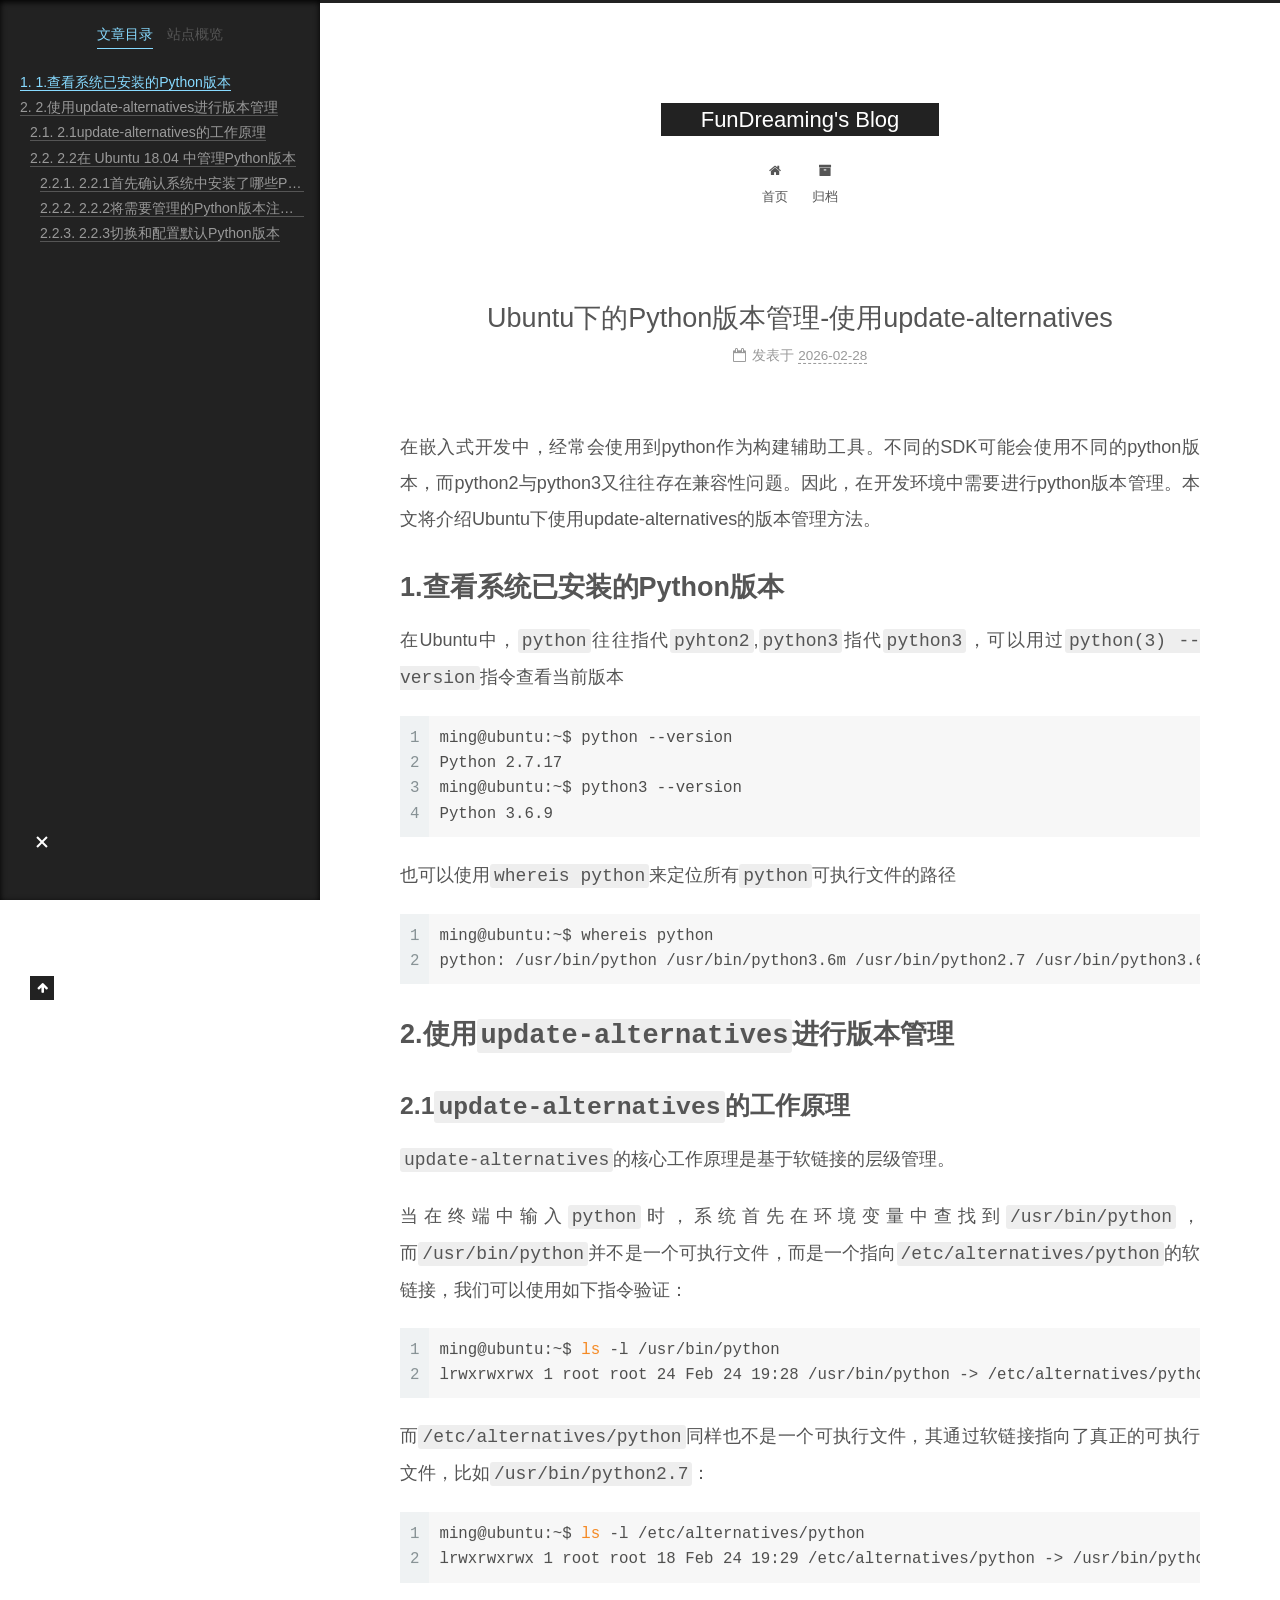
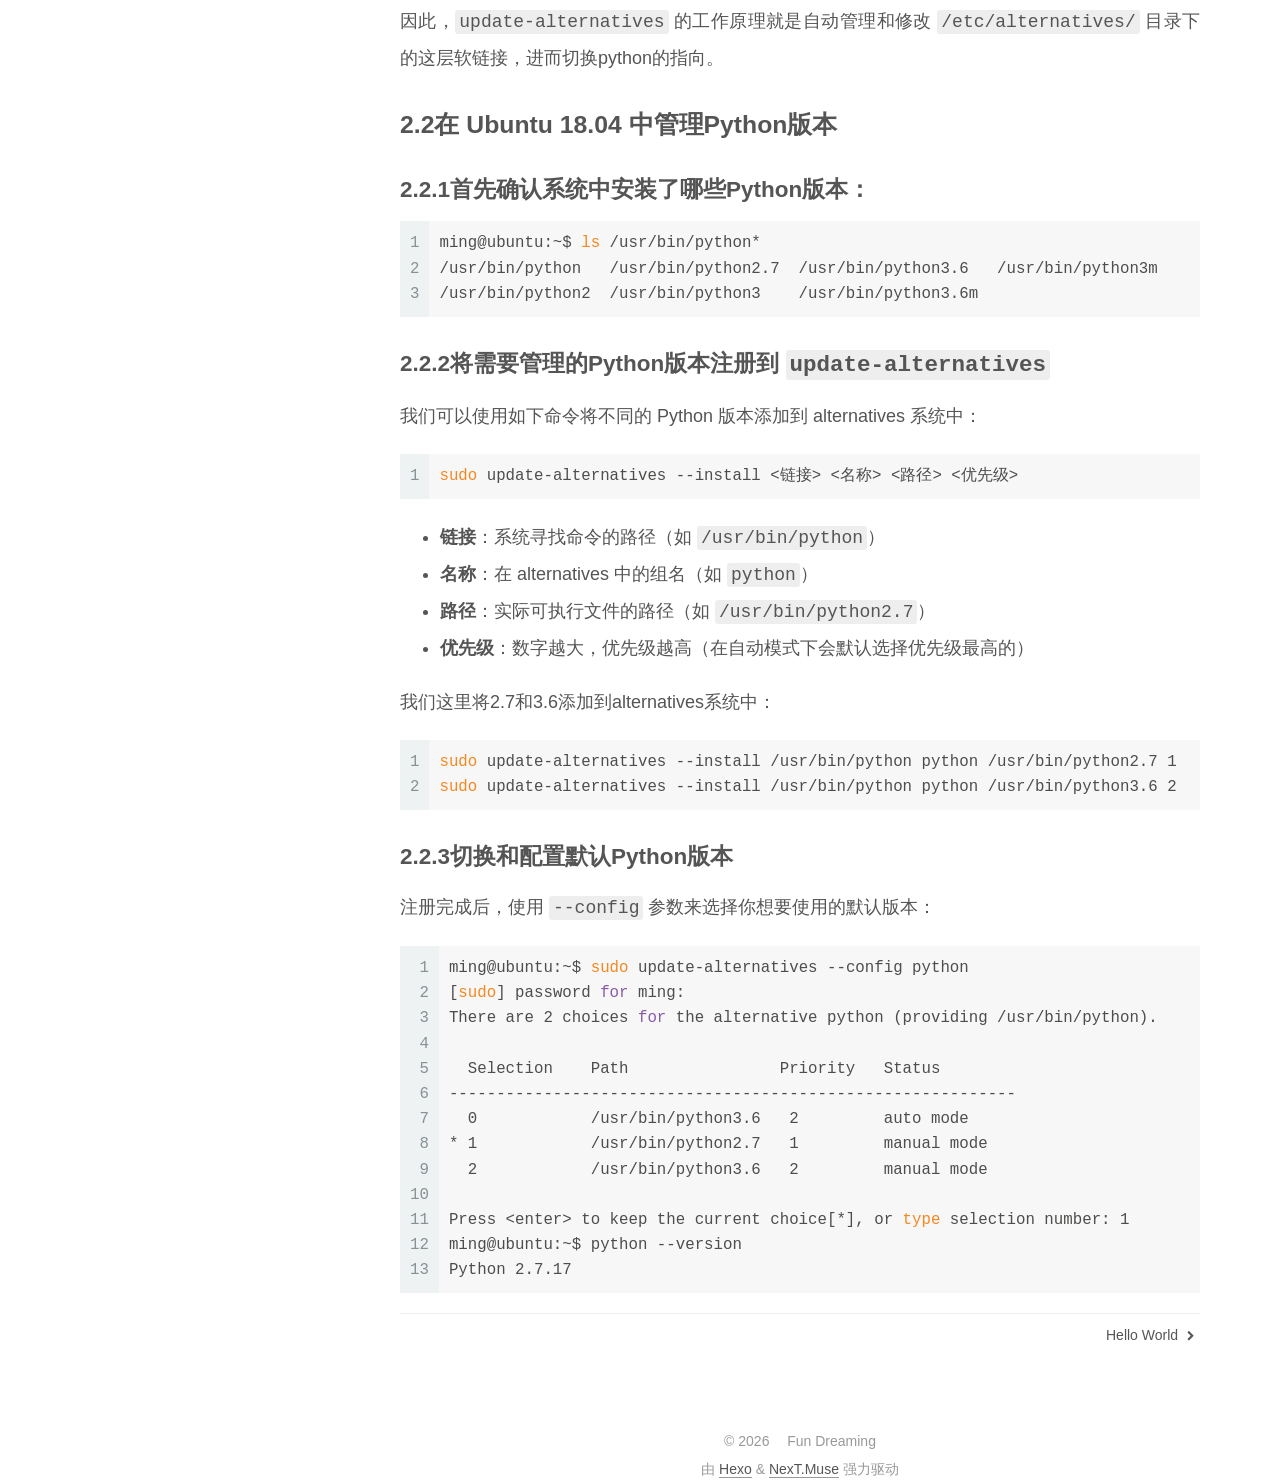
<file: 2026/02/28/Ubuntu-python版本管理/index.html>
<!DOCTYPE html>
<html lang="zh-CN">
<head>
  <meta charset="UTF-8">
<meta name="viewport" content="width=device-width, initial-scale=1, maximum-scale=2">
<meta name="theme-color" content="#222">
<meta name="generator" content="Hexo 7.3.0">
  <link rel="apple-touch-icon" sizes="180x180" href="/images/apple-touch-icon-next.png">
  <link rel="icon" type="image/png" sizes="32x32" href="/images/favicon-32x32-next.png">
  <link rel="icon" type="image/png" sizes="16x16" href="/images/favicon-16x16-next.png">
  <link rel="mask-icon" href="/images/logo.svg" color="#222">

<link rel="stylesheet" href="/css/main.css">


<link rel="stylesheet" href="/lib/font-awesome/css/font-awesome.min.css">

<script id="hexo-configurations">
    var NexT = window.NexT || {};
    var CONFIG = {"hostname":"example.com","root":"/","scheme":"Muse","version":"7.8.0","exturl":false,"sidebar":{"position":"left","display":"post","padding":18,"offset":12,"onmobile":false},"copycode":{"enable":true,"show_result":true,"style":"default"},"back2top":{"enable":true,"sidebar":false,"scrollpercent":false},"bookmark":{"enable":false,"color":"#222","save":"auto"},"fancybox":false,"mediumzoom":false,"lazyload":false,"pangu":false,"comments":{"style":"tabs","active":null,"storage":true,"lazyload":false,"nav":null},"algolia":{"hits":{"per_page":10},"labels":{"input_placeholder":"Search for Posts","hits_empty":"We didn't find any results for the search: ${query}","hits_stats":"${hits} results found in ${time} ms"}},"localsearch":{"enable":false,"trigger":"auto","top_n_per_article":1,"unescape":false,"preload":false},"motion":{"enable":true,"async":false,"transition":{"post_block":"fadeIn","post_header":"slideDownIn","post_body":"slideDownIn","coll_header":"slideLeftIn","sidebar":"slideUpIn"}}};
  </script>

  <meta name="description" content="在嵌入式开发中，经常会使用到python作为构建辅助工具。不同的SDK可能会使用不同的python版本，而python2与python3又往往存在兼容性问题。因此，在开发环境中需要进行python版本管理。本文将介绍Ubuntu下使用update-alternatives的版本管理方法。 1.查看系统已安装的Python版本 在Ubuntu中，python往往指代pyhton2,python3指代">
<meta property="og:type" content="article">
<meta property="og:title" content="Ubuntu下的Python版本管理-使用update-alternatives">
<meta property="og:url" content="http://example.com/2026/02/28/Ubuntu-python%E7%89%88%E6%9C%AC%E7%AE%A1%E7%90%86/index.html">
<meta property="og:site_name" content="FunDreaming&#39;s Blog">
<meta property="og:description" content="在嵌入式开发中，经常会使用到python作为构建辅助工具。不同的SDK可能会使用不同的python版本，而python2与python3又往往存在兼容性问题。因此，在开发环境中需要进行python版本管理。本文将介绍Ubuntu下使用update-alternatives的版本管理方法。 1.查看系统已安装的Python版本 在Ubuntu中，python往往指代pyhton2,python3指代">
<meta property="og:locale" content="zh_CN">
<meta property="article:published_time" content="2026-02-27T16:00:00.000Z">
<meta property="article:modified_time" content="2026-02-28T06:50:28.794Z">
<meta property="article:author" content="Fun Dreaming">
<meta name="twitter:card" content="summary">

<link rel="canonical" href="http://example.com/2026/02/28/Ubuntu-python%E7%89%88%E6%9C%AC%E7%AE%A1%E7%90%86/">


<script id="page-configurations">
  // https://hexo.io/docs/variables.html
  CONFIG.page = {
    sidebar: "",
    isHome : false,
    isPost : true,
    lang   : 'zh-CN'
  };
</script>

  <title>Ubuntu下的Python版本管理-使用update-alternatives | FunDreaming's Blog</title>
  






  <noscript>
  <style>
  .use-motion .brand,
  .use-motion .menu-item,
  .sidebar-inner,
  .use-motion .post-block,
  .use-motion .pagination,
  .use-motion .comments,
  .use-motion .post-header,
  .use-motion .post-body,
  .use-motion .collection-header { opacity: initial; }

  .use-motion .site-title,
  .use-motion .site-subtitle {
    opacity: initial;
    top: initial;
  }

  .use-motion .logo-line-before i { left: initial; }
  .use-motion .logo-line-after i { right: initial; }
  </style>
</noscript>

</head>

<body itemscope itemtype="http://schema.org/WebPage">
  <div class="container use-motion">
    <div class="headband"></div>

    <header class="header" itemscope itemtype="http://schema.org/WPHeader">
      <div class="header-inner"><div class="site-brand-container">
  <div class="site-nav-toggle">
    <div class="toggle" aria-label="切换导航栏">
      <span class="toggle-line toggle-line-first"></span>
      <span class="toggle-line toggle-line-middle"></span>
      <span class="toggle-line toggle-line-last"></span>
    </div>
  </div>

  <div class="site-meta">

    <a href="/" class="brand" rel="start">
      <span class="logo-line-before"><i></i></span>
      <h1 class="site-title">FunDreaming's Blog</h1>
      <span class="logo-line-after"><i></i></span>
    </a>
  </div>

  <div class="site-nav-right">
    <div class="toggle popup-trigger">
    </div>
  </div>
</div>




<nav class="site-nav">
  <ul id="menu" class="menu">
        <li class="menu-item menu-item-home">

    <a href="/" rel="section"><i class="fa fa-fw fa-home"></i>首页</a>

  </li>
        <li class="menu-item menu-item-archives">

    <a href="/archives/" rel="section"><i class="fa fa-fw fa-archive"></i>归档</a>

  </li>
  </ul>
</nav>




</div>
    </header>

    
  <div class="back-to-top">
    <i class="fa fa-arrow-up"></i>
    <span>0%</span>
  </div>


    <main class="main">
      <div class="main-inner">
        <div class="content-wrap">
          

          <div class="content post posts-expand">
            

    
  
  
  <article itemscope itemtype="http://schema.org/Article" class="post-block" lang="zh-CN">
    <link itemprop="mainEntityOfPage" href="http://example.com/2026/02/28/Ubuntu-python%E7%89%88%E6%9C%AC%E7%AE%A1%E7%90%86/">

    <span hidden itemprop="author" itemscope itemtype="http://schema.org/Person">
      <meta itemprop="image" content="/images/head.png">
      <meta itemprop="name" content="Fun Dreaming">
      <meta itemprop="description" content="">
    </span>

    <span hidden itemprop="publisher" itemscope itemtype="http://schema.org/Organization">
      <meta itemprop="name" content="FunDreaming's Blog">
    </span>
      <header class="post-header">
        <h1 class="post-title" itemprop="name headline">
          Ubuntu下的Python版本管理-使用update-alternatives
        </h1>

        <div class="post-meta">
            <span class="post-meta-item">
              <span class="post-meta-item-icon">
                <i class="fa fa-calendar-o"></i>
              </span>
              <span class="post-meta-item-text">发表于</span>
              

              <time title="创建时间：2026-02-28 00:00:00 / 修改时间：14:50:28" itemprop="dateCreated datePublished" datetime="2026-02-28T00:00:00+08:00">2026-02-28</time>
            </span>

          

        </div>
      </header>

    
    
    
    <div class="post-body" itemprop="articleBody">

      
        <p>在嵌入式开发中，经常会使用到python作为构建辅助工具。不同的SDK可能会使用不同的python版本，而python2与python3又往往存在兼容性问题。因此，在开发环境中需要进行python版本管理。本文将介绍Ubuntu下使用update-alternatives的版本管理方法。</p>
<h1 id="1.%E6%9F%A5%E7%9C%8B%E7%B3%BB%E7%BB%9F%E5%B7%B2%E5%AE%89%E8%A3%85%E7%9A%84python%E7%89%88%E6%9C%AC" tabindex="-1">1.查看系统已安装的Python版本</h1>
<p>在Ubuntu中，<code>python</code>往往指代<code>pyhton2</code>,<code>python3</code>指代<code>python3</code>，可以用过<code>python(3) --version</code>指令查看当前版本</p>
<figure class="highlight bash"><table><tr><td class="gutter"><pre><span class="line">1</span><br><span class="line">2</span><br><span class="line">3</span><br><span class="line">4</span><br></pre></td><td class="code"><pre><span class="line">ming@ubuntu:~$ python --version</span><br><span class="line">Python 2.7.17</span><br><span class="line">ming@ubuntu:~$ python3 --version</span><br><span class="line">Python 3.6.9</span><br></pre></td></tr></table></figure>
<p>也可以使用<code>whereis python</code>来定位所有<code>python</code>可执行文件的路径</p>
<figure class="highlight bash"><table><tr><td class="gutter"><pre><span class="line">1</span><br><span class="line">2</span><br></pre></td><td class="code"><pre><span class="line">ming@ubuntu:~$ whereis python</span><br><span class="line">python: /usr/bin/python /usr/bin/python3.6m /usr/bin/python2.7 /usr/bin/python3.6 /usr/lib/python3.8 /usr/lib/python3.7 /usr/lib/python2.7 /usr/lib/python3.6 /etc/python /etc/python2.7 /etc/python3.6 /usr/local/lib/python2.7 /usr/local/lib/python3.6 /usr/include/python3.6m /usr/share/python /usr/share/man/man1/python.1.gz</span><br></pre></td></tr></table></figure>
<h1 id="2.%E4%BD%BF%E7%94%A8update-alternatives%E8%BF%9B%E8%A1%8C%E7%89%88%E6%9C%AC%E7%AE%A1%E7%90%86" tabindex="-1">2.使用<code>update-alternatives</code>进行版本管理</h1>
<h2 id="2.1update-alternatives%E7%9A%84%E5%B7%A5%E4%BD%9C%E5%8E%9F%E7%90%86" tabindex="-1" id="2-1update-alternatives的工作原理">2.1<code>update-alternatives</code>的工作原理</h2>
<p><code>update-alternatives</code>的核心工作原理是基于软链接的层级管理。</p>
<p>当在终端中输入<code>python</code>时，系统首先在环境变量中查找到<code>/usr/bin/python</code>，而<code>/usr/bin/python</code>并不是一个可执行文件，而是一个指向<code>/etc/alternatives/python</code>的软链接，我们可以使用如下指令验证：</p>
<figure class="highlight bash"><table><tr><td class="gutter"><pre><span class="line">1</span><br><span class="line">2</span><br></pre></td><td class="code"><pre><span class="line">ming@ubuntu:~$ <span class="built_in">ls</span> -l /usr/bin/python</span><br><span class="line">lrwxrwxrwx 1 root root 24 Feb 24 19:28 /usr/bin/python -&gt; /etc/alternatives/python</span><br></pre></td></tr></table></figure>
<p>而<code>/etc/alternatives/python</code>同样也不是一个可执行文件，其通过软链接指向了真正的可执行文件，比如<code>/usr/bin/python2.7</code>：</p>
<figure class="highlight bash"><table><tr><td class="gutter"><pre><span class="line">1</span><br><span class="line">2</span><br></pre></td><td class="code"><pre><span class="line">ming@ubuntu:~$ <span class="built_in">ls</span> -l /etc/alternatives/python </span><br><span class="line">lrwxrwxrwx 1 root root 18 Feb 24 19:29 /etc/alternatives/python -&gt; /usr/bin/python2.7</span><br></pre></td></tr></table></figure>
<p>因此，<code>update-alternatives</code> 的工作原理就是自动管理和修改 <code>/etc/alternatives/</code> 目录下的这层软链接，进而切换python的指向。</p>
<h2 id="2.2%E5%9C%A8-ubuntu-18.04-%E4%B8%AD%E7%AE%A1%E7%90%86python%E7%89%88%E6%9C%AC" tabindex="-1" id="2-2在-Ubuntu-18-04-中管理Python版本">2.2在 Ubuntu 18.04 中管理Python版本</h2>
<h3 id="2.2.1%E9%A6%96%E5%85%88%E7%A1%AE%E8%AE%A4%E7%B3%BB%E7%BB%9F%E4%B8%AD%E5%AE%89%E8%A3%85%E4%BA%86%E5%93%AA%E4%BA%9Bpython%E7%89%88%E6%9C%AC%EF%BC%9A" tabindex="-1" id="2-2-1首先确认系统中安装了哪些Python版本：">2.2.1首先确认系统中安装了哪些Python版本：</h3>
<figure class="highlight bash"><table><tr><td class="gutter"><pre><span class="line">1</span><br><span class="line">2</span><br><span class="line">3</span><br></pre></td><td class="code"><pre><span class="line">ming@ubuntu:~$ <span class="built_in">ls</span> /usr/bin/python*</span><br><span class="line">/usr/bin/python   /usr/bin/python2.7  /usr/bin/python3.6   /usr/bin/python3m</span><br><span class="line">/usr/bin/python2  /usr/bin/python3    /usr/bin/python3.6m</span><br></pre></td></tr></table></figure>
<h3 id="2.2.2%E5%B0%86%E9%9C%80%E8%A6%81%E7%AE%A1%E7%90%86%E7%9A%84python%E7%89%88%E6%9C%AC%E6%B3%A8%E5%86%8C%E5%88%B0-update-alternatives" tabindex="-1" id="2-2-2将需要管理的Python版本注册到-update-alternatives">2.2.2将需要管理的Python版本注册到 <code>update-alternatives</code></h3>
<p>我们可以使用如下命令将不同的 Python 版本添加到 alternatives 系统中：</p>
<figure class="highlight bash"><table><tr><td class="gutter"><pre><span class="line">1</span><br></pre></td><td class="code"><pre><span class="line"><span class="built_in">sudo</span> update-alternatives --install &lt;链接&gt; &lt;名称&gt; &lt;路径&gt; &lt;优先级&gt;</span><br></pre></td></tr></table></figure>
<ul>
<li><strong>链接</strong>：系统寻找命令的路径（如 <code>/usr/bin/python</code>）</li>
<li><strong>名称</strong>：在 alternatives 中的组名（如 <code>python</code>）</li>
<li><strong>路径</strong>：实际可执行文件的路径（如 <code>/usr/bin/python2.7</code>）</li>
<li><strong>优先级</strong>：数字越大，优先级越高（在自动模式下会默认选择优先级最高的）</li>
</ul>
<p>我们这里将2.7和3.6添加到alternatives系统中：</p>
<figure class="highlight bash"><table><tr><td class="gutter"><pre><span class="line">1</span><br><span class="line">2</span><br></pre></td><td class="code"><pre><span class="line"><span class="built_in">sudo</span> update-alternatives --install /usr/bin/python python /usr/bin/python2.7 1</span><br><span class="line"><span class="built_in">sudo</span> update-alternatives --install /usr/bin/python python /usr/bin/python3.6 2</span><br></pre></td></tr></table></figure>
<h3 id="2.2.3%E5%88%87%E6%8D%A2%E5%92%8C%E9%85%8D%E7%BD%AE%E9%BB%98%E8%AE%A4python%E7%89%88%E6%9C%AC" tabindex="-1" id="2-2-3切换和配置默认Python版本">2.2.3切换和配置默认Python版本</h3>
<p>注册完成后，使用 <code>--config</code> 参数来选择你想要使用的默认版本：</p>
<figure class="highlight bash"><table><tr><td class="gutter"><pre><span class="line">1</span><br><span class="line">2</span><br><span class="line">3</span><br><span class="line">4</span><br><span class="line">5</span><br><span class="line">6</span><br><span class="line">7</span><br><span class="line">8</span><br><span class="line">9</span><br><span class="line">10</span><br><span class="line">11</span><br><span class="line">12</span><br><span class="line">13</span><br></pre></td><td class="code"><pre><span class="line">ming@ubuntu:~$ <span class="built_in">sudo</span> update-alternatives --config python</span><br><span class="line">[<span class="built_in">sudo</span>] password <span class="keyword">for</span> ming: </span><br><span class="line">There are 2 choices <span class="keyword">for</span> the alternative python (providing /usr/bin/python).</span><br><span class="line"></span><br><span class="line">  Selection    Path                Priority   Status</span><br><span class="line">------------------------------------------------------------</span><br><span class="line">  0            /usr/bin/python3.6   2         auto mode</span><br><span class="line">* 1            /usr/bin/python2.7   1         manual mode</span><br><span class="line">  2            /usr/bin/python3.6   2         manual mode</span><br><span class="line"></span><br><span class="line">Press &lt;enter&gt; to keep the current choice[*], or <span class="built_in">type</span> selection number: 1</span><br><span class="line">ming@ubuntu:~$ python --version</span><br><span class="line">Python 2.7.17</span><br></pre></td></tr></table></figure>
    </div>

    
    
    

      <footer class="post-footer">

        


        
    <div class="post-nav">
      <div class="post-nav-item"></div>
      <div class="post-nav-item">
    <a href="/2026/02/28/hello-world/" rel="next" title="Hello World">
      Hello World <i class="fa fa-chevron-right"></i>
    </a></div>
    </div>
      </footer>
    
  </article>
  
  
  



          </div>
          

<script>
  window.addEventListener('tabs:register', () => {
    let { activeClass } = CONFIG.comments;
    if (CONFIG.comments.storage) {
      activeClass = localStorage.getItem('comments_active') || activeClass;
    }
    if (activeClass) {
      let activeTab = document.querySelector(`a[href="#comment-${activeClass}"]`);
      if (activeTab) {
        activeTab.click();
      }
    }
  });
  if (CONFIG.comments.storage) {
    window.addEventListener('tabs:click', event => {
      if (!event.target.matches('.tabs-comment .tab-content .tab-pane')) return;
      let commentClass = event.target.classList[1];
      localStorage.setItem('comments_active', commentClass);
    });
  }
</script>

        </div>
          
  
  <div class="toggle sidebar-toggle">
    <span class="toggle-line toggle-line-first"></span>
    <span class="toggle-line toggle-line-middle"></span>
    <span class="toggle-line toggle-line-last"></span>
  </div>

  <aside class="sidebar">
    <div class="sidebar-inner">

      <ul class="sidebar-nav motion-element">
        <li class="sidebar-nav-toc">
          文章目录
        </li>
        <li class="sidebar-nav-overview">
          站点概览
        </li>
      </ul>

      <!--noindex-->
      <div class="post-toc-wrap sidebar-panel">
          <div class="post-toc motion-element"><ol class="nav"><li class="nav-item nav-level-1"><a class="nav-link" href="#1.%E6%9F%A5%E7%9C%8B%E7%B3%BB%E7%BB%9F%E5%B7%B2%E5%AE%89%E8%A3%85%E7%9A%84python%E7%89%88%E6%9C%AC"><span class="nav-number">1.</span> <span class="nav-text">1.查看系统已安装的Python版本</span></a></li><li class="nav-item nav-level-1"><a class="nav-link" href="#2.%E4%BD%BF%E7%94%A8update-alternatives%E8%BF%9B%E8%A1%8C%E7%89%88%E6%9C%AC%E7%AE%A1%E7%90%86"><span class="nav-number">2.</span> <span class="nav-text">2.使用update-alternatives进行版本管理</span></a><ol class="nav-child"><li class="nav-item nav-level-2"><a class="nav-link" href="#2.1update-alternatives%E7%9A%84%E5%B7%A5%E4%BD%9C%E5%8E%9F%E7%90%86"><span class="nav-number">2.1.</span> <span class="nav-text">2.1update-alternatives的工作原理</span></a></li><li class="nav-item nav-level-2"><a class="nav-link" href="#2.2%E5%9C%A8-ubuntu-18.04-%E4%B8%AD%E7%AE%A1%E7%90%86python%E7%89%88%E6%9C%AC"><span class="nav-number">2.2.</span> <span class="nav-text">2.2在 Ubuntu 18.04 中管理Python版本</span></a><ol class="nav-child"><li class="nav-item nav-level-3"><a class="nav-link" href="#2.2.1%E9%A6%96%E5%85%88%E7%A1%AE%E8%AE%A4%E7%B3%BB%E7%BB%9F%E4%B8%AD%E5%AE%89%E8%A3%85%E4%BA%86%E5%93%AA%E4%BA%9Bpython%E7%89%88%E6%9C%AC%EF%BC%9A"><span class="nav-number">2.2.1.</span> <span class="nav-text">2.2.1首先确认系统中安装了哪些Python版本：</span></a></li><li class="nav-item nav-level-3"><a class="nav-link" href="#2.2.2%E5%B0%86%E9%9C%80%E8%A6%81%E7%AE%A1%E7%90%86%E7%9A%84python%E7%89%88%E6%9C%AC%E6%B3%A8%E5%86%8C%E5%88%B0-update-alternatives"><span class="nav-number">2.2.2.</span> <span class="nav-text">2.2.2将需要管理的Python版本注册到 update-alternatives</span></a></li><li class="nav-item nav-level-3"><a class="nav-link" href="#2.2.3%E5%88%87%E6%8D%A2%E5%92%8C%E9%85%8D%E7%BD%AE%E9%BB%98%E8%AE%A4python%E7%89%88%E6%9C%AC"><span class="nav-number">2.2.3.</span> <span class="nav-text">2.2.3切换和配置默认Python版本</span></a></li></ol></li></ol></li></ol></div>
      </div>
      <!--/noindex-->

      <div class="site-overview-wrap sidebar-panel">
        <div class="site-author motion-element" itemprop="author" itemscope itemtype="http://schema.org/Person">
    <img class="site-author-image" itemprop="image" alt="Fun Dreaming"
      src="/images/head.png">
  <p class="site-author-name" itemprop="name">Fun Dreaming</p>
  <div class="site-description" itemprop="description"></div>
</div>
<div class="site-state-wrap motion-element">
  <nav class="site-state">
      <div class="site-state-item site-state-posts">
          <a href="/archives/">
        
          <span class="site-state-item-count">3</span>
          <span class="site-state-item-name">日志</span>
        </a>
      </div>
  </nav>
</div>



      </div>

    </div>
  </aside>
  <div id="sidebar-dimmer"></div>


      </div>
    </main>

    <footer class="footer">
      <div class="footer-inner">
        

        

<div class="copyright">
  
  &copy; 
  <span itemprop="copyrightYear">2026</span>
  <span class="with-love">
    <i class="fa fa-FunDreaming"></i>
  </span>
  <span class="author" itemprop="copyrightHolder">Fun Dreaming</span>
</div>
  <div class="powered-by">由 <a href="https://hexo.io/" class="theme-link" rel="noopener" target="_blank">Hexo</a> & <a href="https://muse.theme-next.org/" class="theme-link" rel="noopener" target="_blank">NexT.Muse</a> 强力驱动
  </div>

        








      </div>
    </footer>
  </div>

  
  <script src="/lib/anime.min.js"></script>
  <script src="/lib/velocity/velocity.min.js"></script>
  <script src="/lib/velocity/velocity.ui.min.js"></script>

<script src="/js/utils.js"></script>

<script src="/js/motion.js"></script>


<script src="/js/schemes/muse.js"></script>


<script src="/js/next-boot.js"></script>




  















  

  

</body>
</html>
</file>
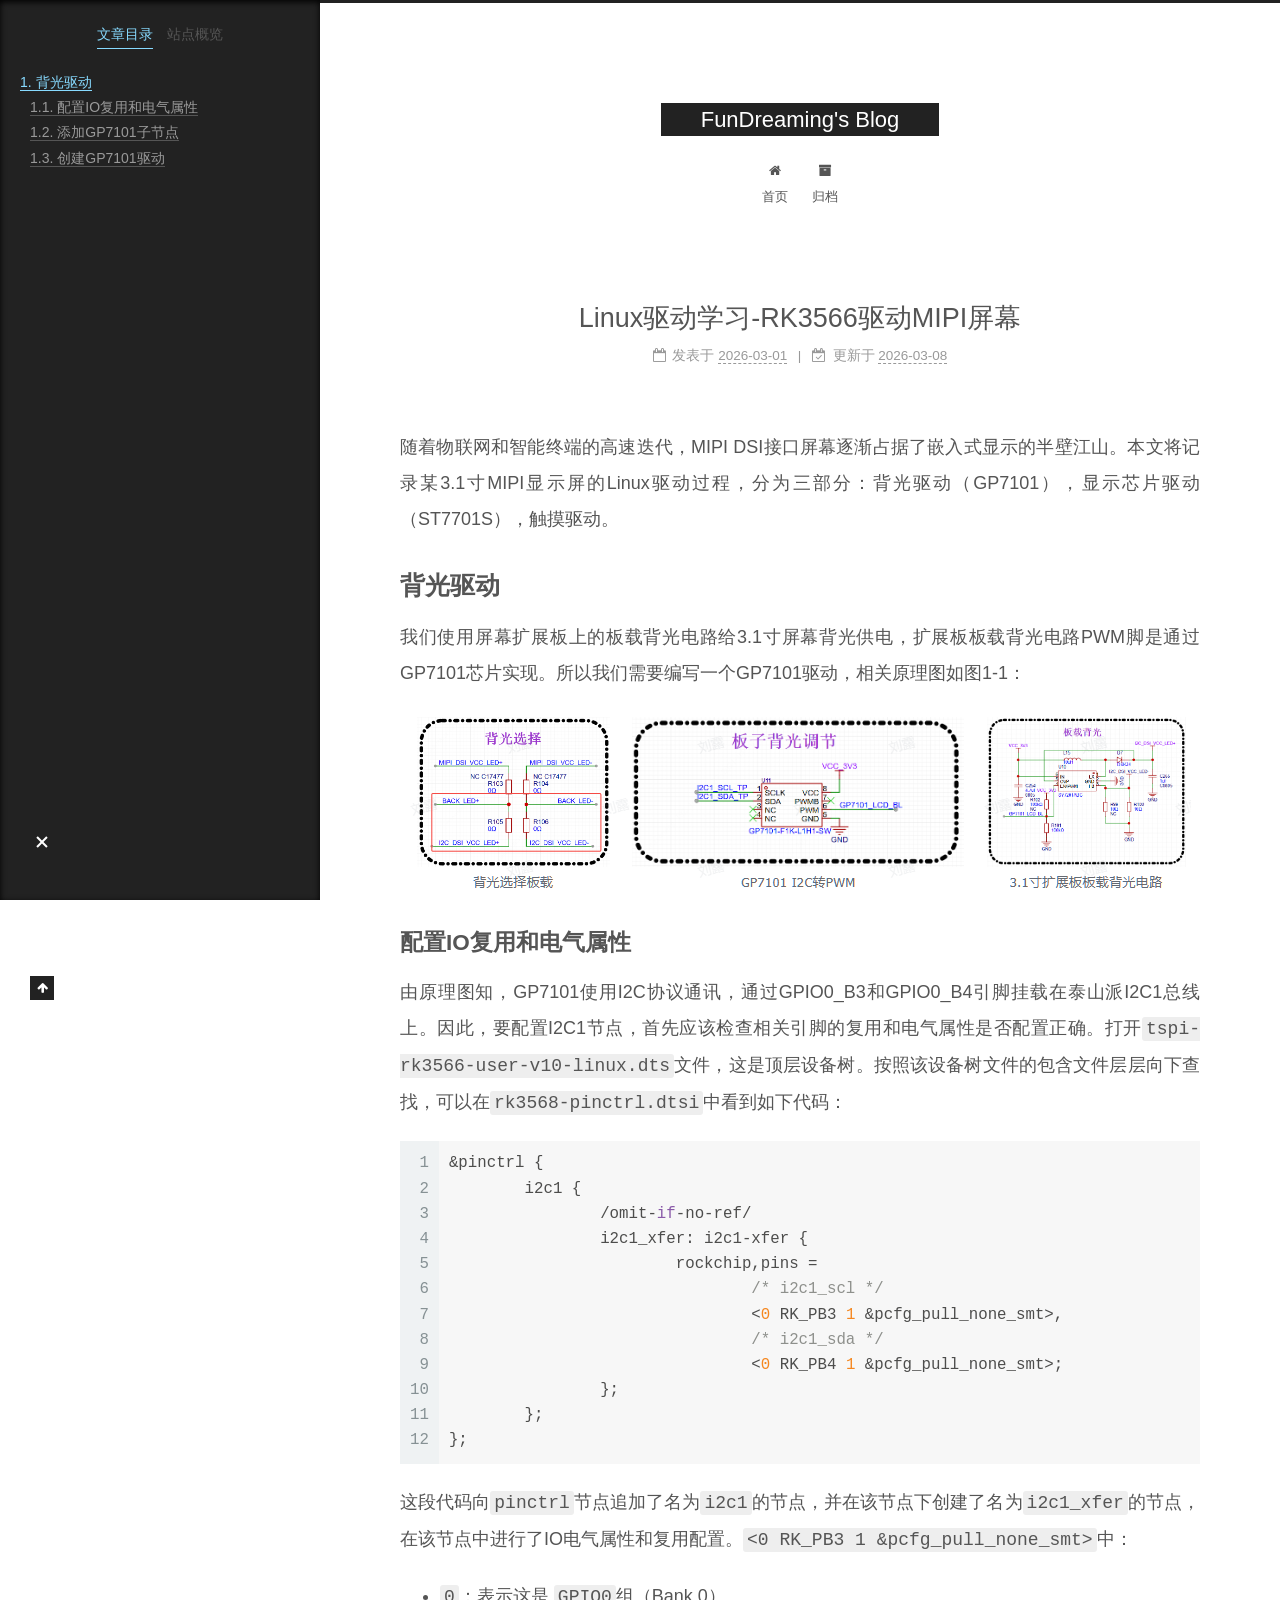
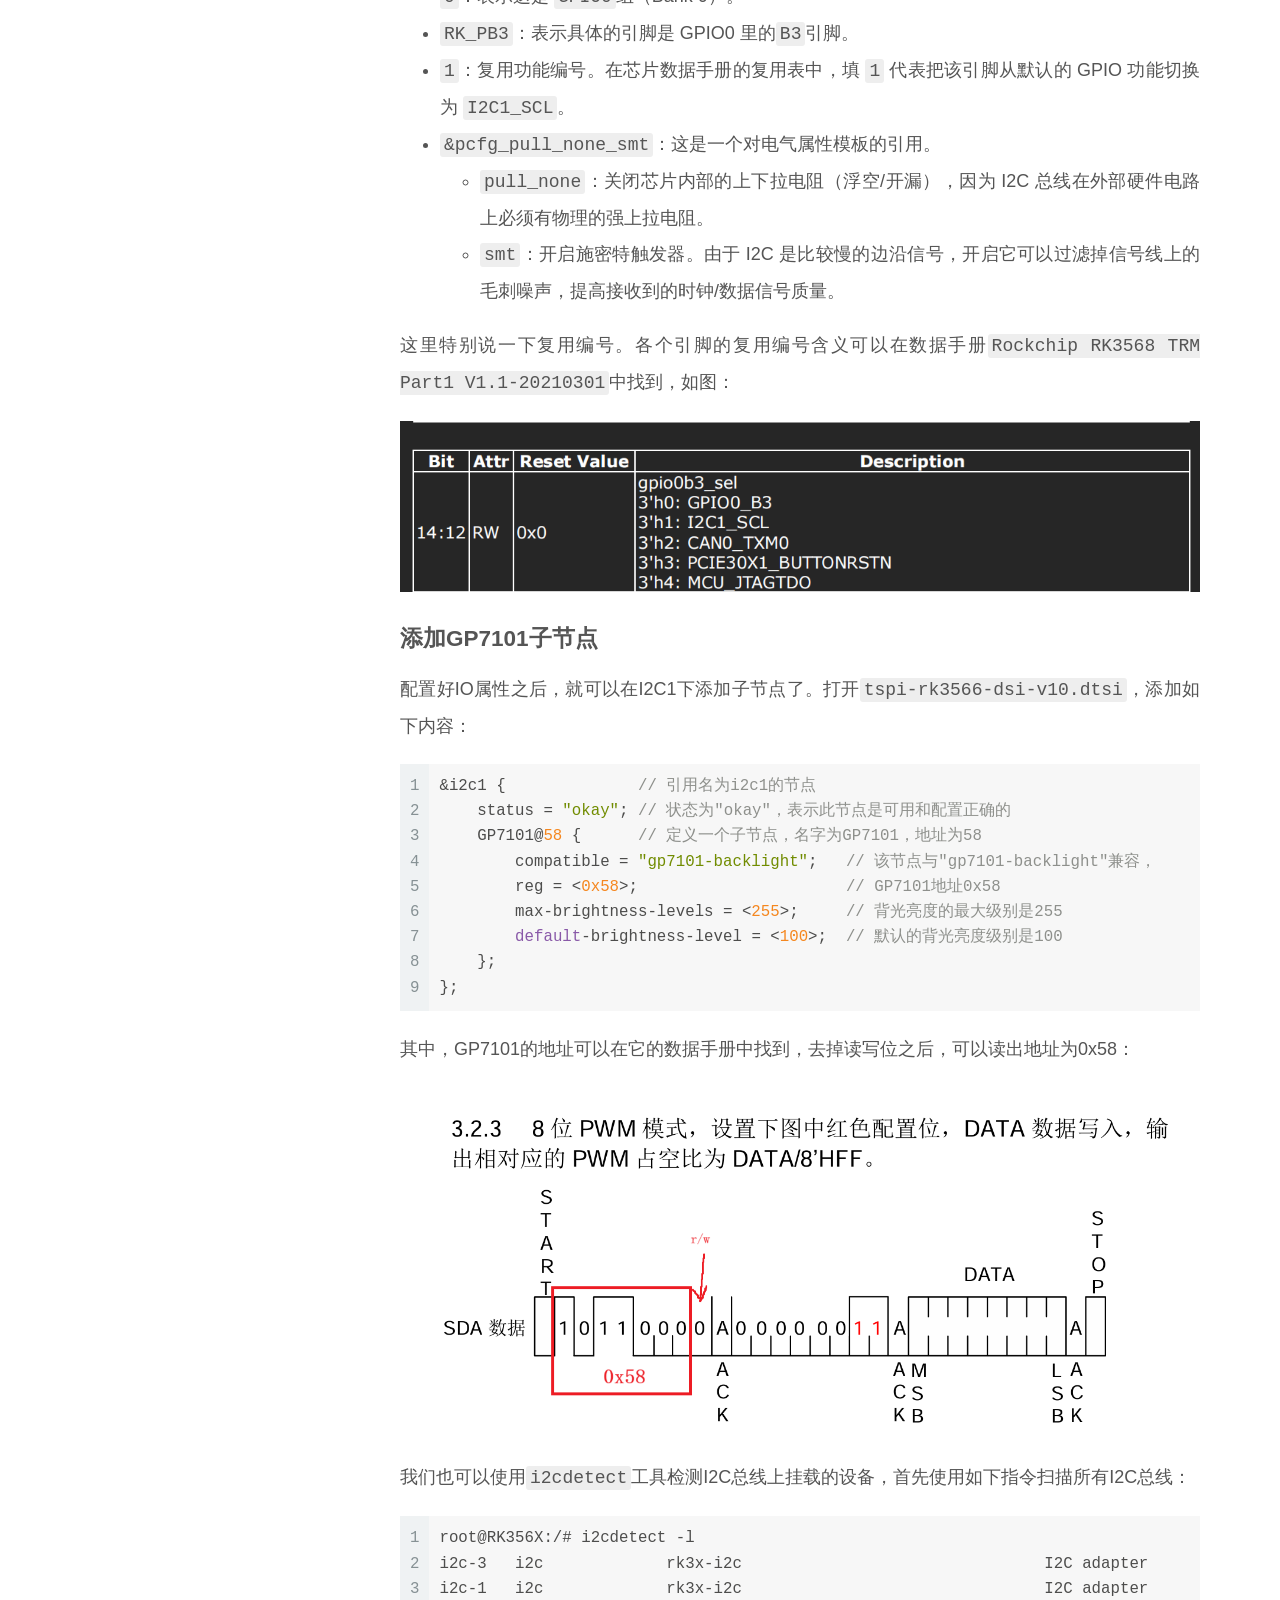
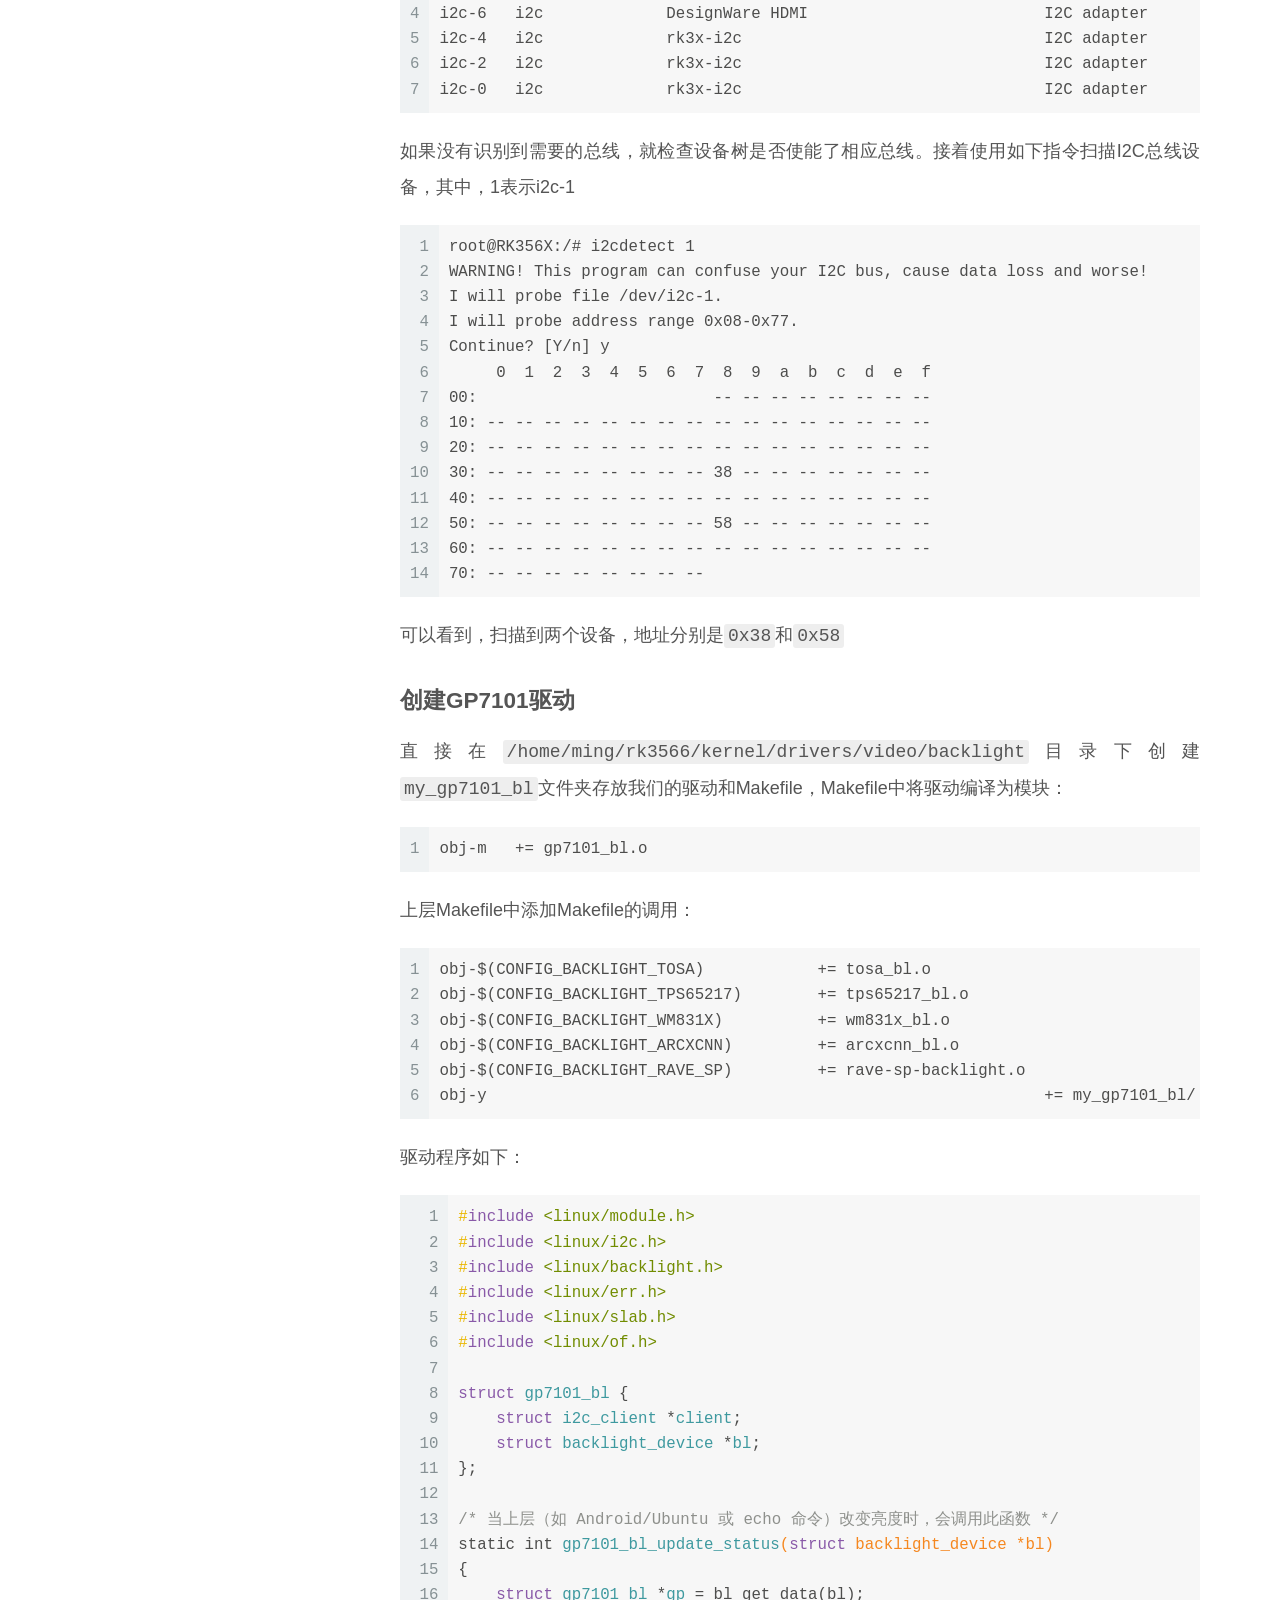
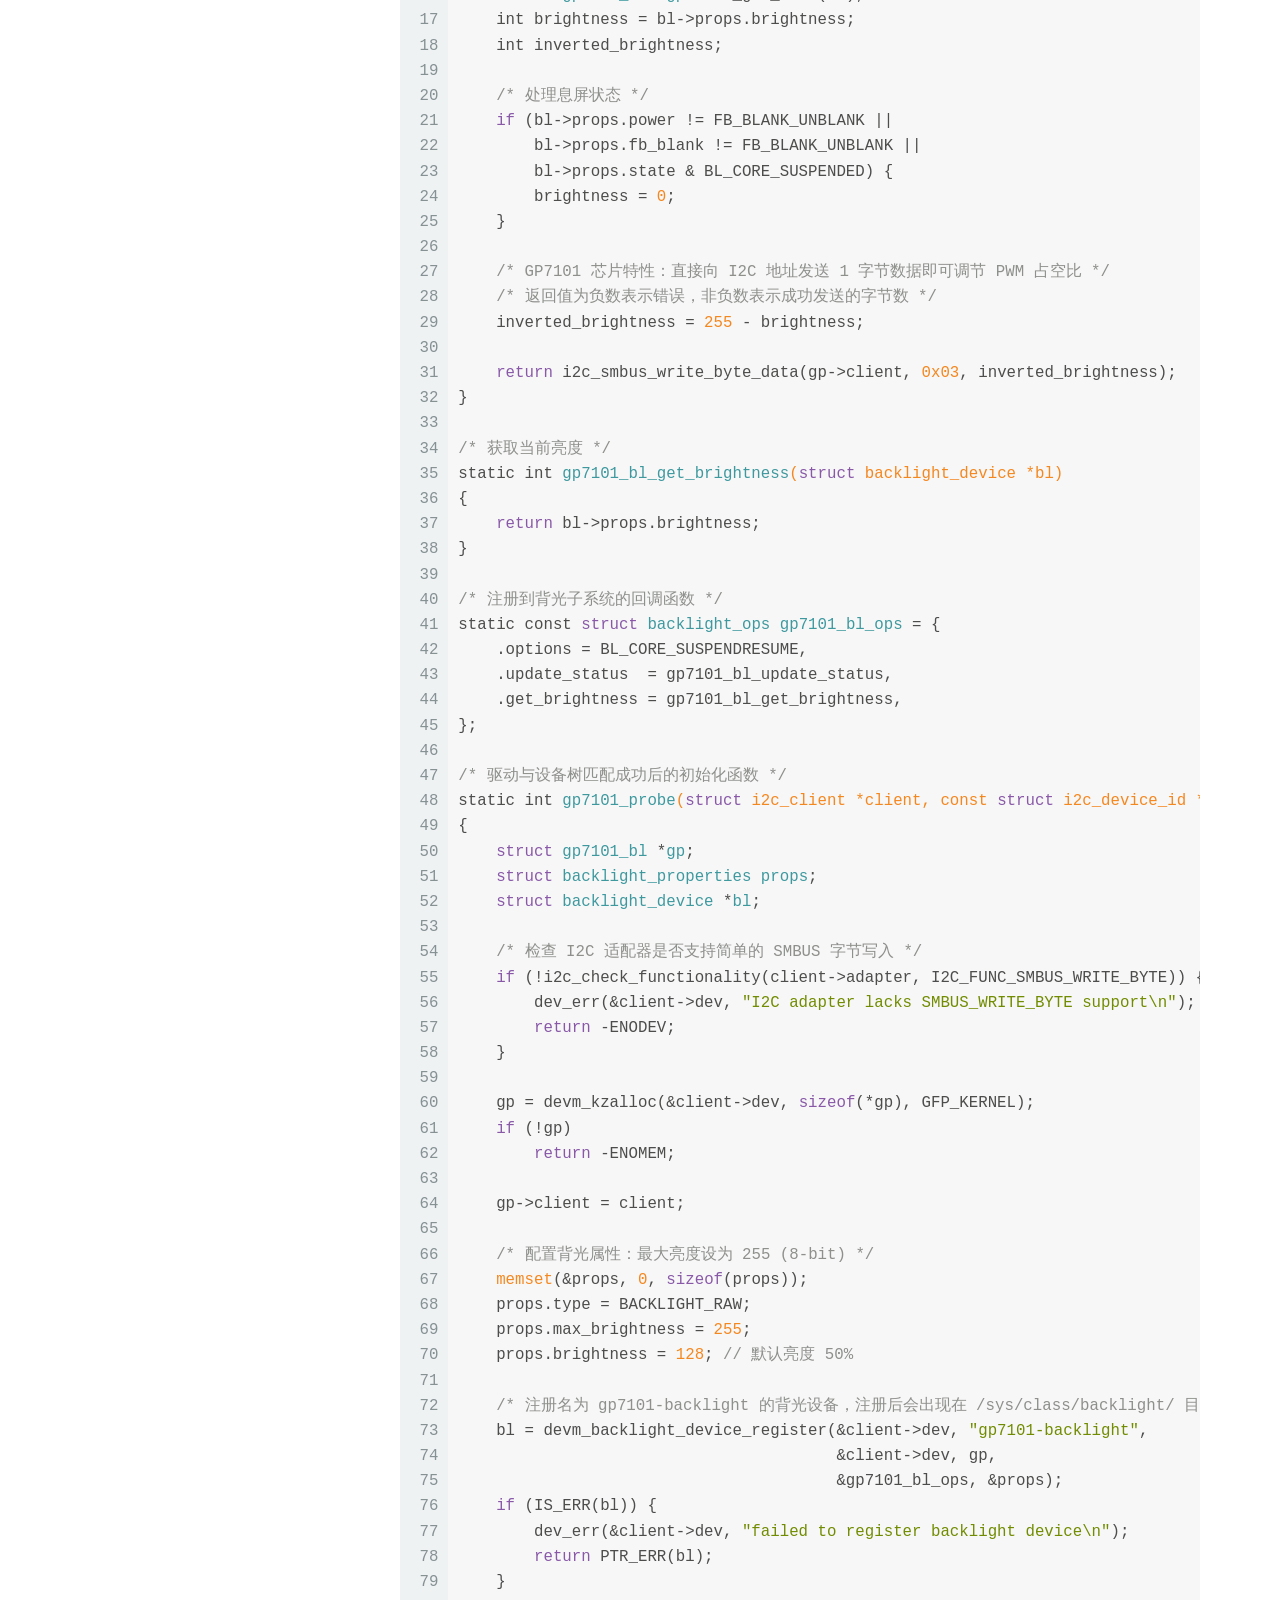
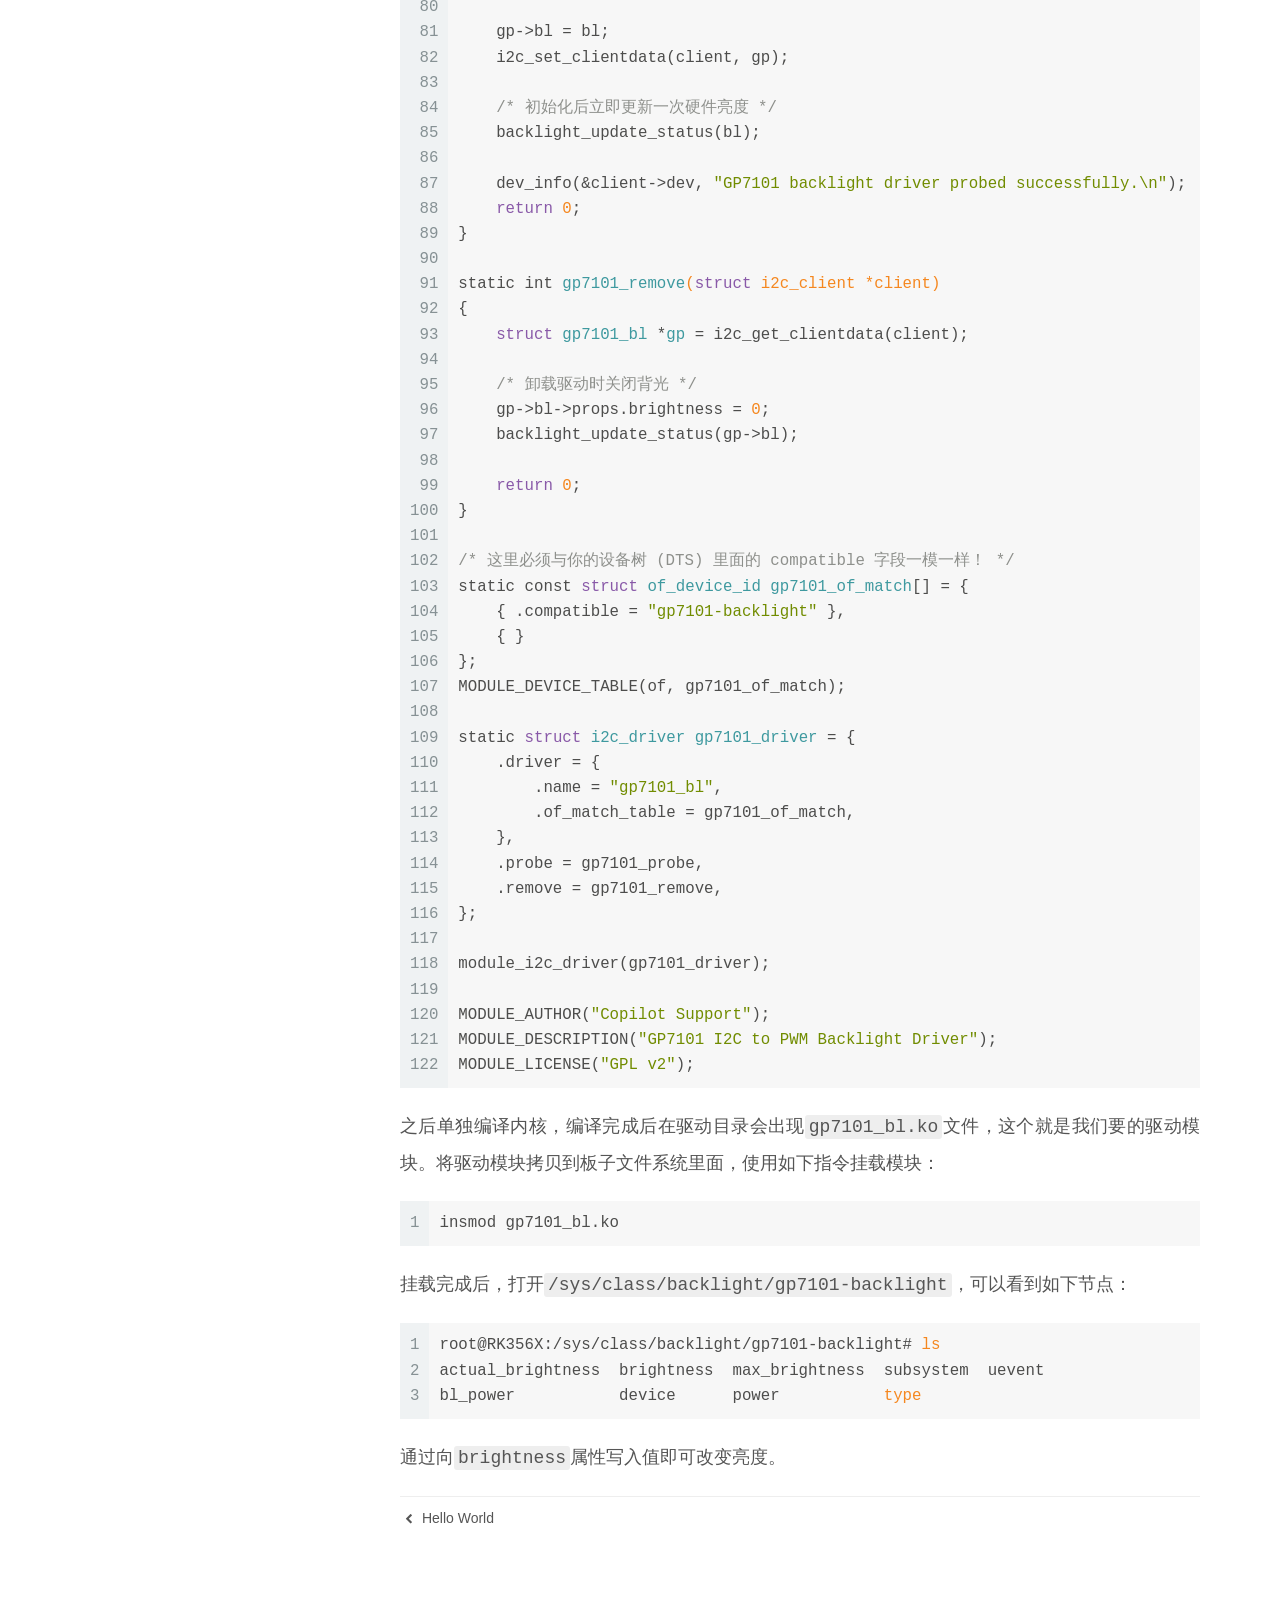
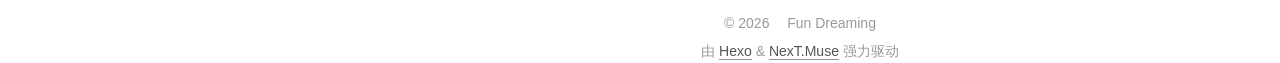
<file: 2026/03/01/Linux驱动学习-RK3566驱动MIPI屏幕/index.html>
<!DOCTYPE html>
<html lang="zh-CN">
<head>
  <meta charset="UTF-8">
<meta name="viewport" content="width=device-width, initial-scale=1, maximum-scale=2">
<meta name="theme-color" content="#222">
<meta name="generator" content="Hexo 7.3.0">
  <link rel="apple-touch-icon" sizes="180x180" href="/images/apple-touch-icon-next.png">
  <link rel="icon" type="image/png" sizes="32x32" href="/images/favicon-32x32-next.png">
  <link rel="icon" type="image/png" sizes="16x16" href="/images/favicon-16x16-next.png">
  <link rel="mask-icon" href="/images/logo.svg" color="#222">

<link rel="stylesheet" href="/css/main.css">


<link rel="stylesheet" href="/lib/font-awesome/css/font-awesome.min.css">

<script id="hexo-configurations">
    var NexT = window.NexT || {};
    var CONFIG = {"hostname":"example.com","root":"/","scheme":"Muse","version":"7.8.0","exturl":false,"sidebar":{"position":"left","display":"post","padding":18,"offset":12,"onmobile":false},"copycode":{"enable":true,"show_result":true,"style":"default"},"back2top":{"enable":true,"sidebar":false,"scrollpercent":false},"bookmark":{"enable":false,"color":"#222","save":"auto"},"fancybox":false,"mediumzoom":false,"lazyload":false,"pangu":false,"comments":{"style":"tabs","active":null,"storage":true,"lazyload":false,"nav":null},"algolia":{"hits":{"per_page":10},"labels":{"input_placeholder":"Search for Posts","hits_empty":"We didn't find any results for the search: ${query}","hits_stats":"${hits} results found in ${time} ms"}},"localsearch":{"enable":false,"trigger":"auto","top_n_per_article":1,"unescape":false,"preload":false},"motion":{"enable":true,"async":false,"transition":{"post_block":"fadeIn","post_header":"slideDownIn","post_body":"slideDownIn","coll_header":"slideLeftIn","sidebar":"slideUpIn"}}};
  </script>

  <meta name="description" content="随着物联网和智能终端的高速迭代，MIPI DSI接口屏幕逐渐占据了嵌入式显示的半壁江山。本文将记录某3.1寸MIPI显示屏的Linux驱动过程，分为三部分：背光驱动（GP7101），显示芯片驱动（ST7701S），触摸驱动。 背光驱动 我们使用屏幕扩展板上的板载背光电路给3.1寸屏幕背光供电，扩展板板载背光电路PWM脚是通过GP7101芯片实现。所以我们需要编写一个GP7101驱动，相关原理图如图">
<meta property="og:type" content="article">
<meta property="og:title" content="Linux驱动学习-RK3566驱动MIPI屏幕">
<meta property="og:url" content="http://example.com/2026/03/01/Linux%E9%A9%B1%E5%8A%A8%E5%AD%A6%E4%B9%A0-RK3566%E9%A9%B1%E5%8A%A8MIPI%E5%B1%8F%E5%B9%95/index.html">
<meta property="og:site_name" content="FunDreaming&#39;s Blog">
<meta property="og:description" content="随着物联网和智能终端的高速迭代，MIPI DSI接口屏幕逐渐占据了嵌入式显示的半壁江山。本文将记录某3.1寸MIPI显示屏的Linux驱动过程，分为三部分：背光驱动（GP7101），显示芯片驱动（ST7701S），触摸驱动。 背光驱动 我们使用屏幕扩展板上的板载背光电路给3.1寸屏幕背光供电，扩展板板载背光电路PWM脚是通过GP7101芯片实现。所以我们需要编写一个GP7101驱动，相关原理图如图">
<meta property="og:locale" content="zh_CN">
<meta property="og:image" content="http://example.com/2026/03/01/Linux%E9%A9%B1%E5%8A%A8%E5%AD%A6%E4%B9%A0-RK3566%E9%A9%B1%E5%8A%A8MIPI%E5%B1%8F%E5%B9%95/%E8%83%8C%E5%85%89%E7%94%B5%E8%B7%AF.png">
<meta property="og:image" content="http://example.com/2026/03/01/Linux%E9%A9%B1%E5%8A%A8%E5%AD%A6%E4%B9%A0-RK3566%E9%A9%B1%E5%8A%A8MIPI%E5%B1%8F%E5%B9%95/IO%E5%A4%8D%E7%94%A8.png">
<meta property="og:image" content="http://example.com/2026/03/01/Linux%E9%A9%B1%E5%8A%A8%E5%AD%A6%E4%B9%A0-RK3566%E9%A9%B1%E5%8A%A8MIPI%E5%B1%8F%E5%B9%95/GP7101%E5%9C%B0%E5%9D%80.png">
<meta property="article:published_time" content="2026-02-28T16:00:00.000Z">
<meta property="article:modified_time" content="2026-03-08T03:11:58.335Z">
<meta property="article:author" content="Fun Dreaming">
<meta name="twitter:card" content="summary">
<meta name="twitter:image" content="http://example.com/2026/03/01/Linux%E9%A9%B1%E5%8A%A8%E5%AD%A6%E4%B9%A0-RK3566%E9%A9%B1%E5%8A%A8MIPI%E5%B1%8F%E5%B9%95/%E8%83%8C%E5%85%89%E7%94%B5%E8%B7%AF.png">

<link rel="canonical" href="http://example.com/2026/03/01/Linux%E9%A9%B1%E5%8A%A8%E5%AD%A6%E4%B9%A0-RK3566%E9%A9%B1%E5%8A%A8MIPI%E5%B1%8F%E5%B9%95/">


<script id="page-configurations">
  // https://hexo.io/docs/variables.html
  CONFIG.page = {
    sidebar: "",
    isHome : false,
    isPost : true,
    lang   : 'zh-CN'
  };
</script>

  <title>Linux驱动学习-RK3566驱动MIPI屏幕 | FunDreaming's Blog</title>
  






  <noscript>
  <style>
  .use-motion .brand,
  .use-motion .menu-item,
  .sidebar-inner,
  .use-motion .post-block,
  .use-motion .pagination,
  .use-motion .comments,
  .use-motion .post-header,
  .use-motion .post-body,
  .use-motion .collection-header { opacity: initial; }

  .use-motion .site-title,
  .use-motion .site-subtitle {
    opacity: initial;
    top: initial;
  }

  .use-motion .logo-line-before i { left: initial; }
  .use-motion .logo-line-after i { right: initial; }
  </style>
</noscript>

</head>

<body itemscope itemtype="http://schema.org/WebPage">
  <div class="container use-motion">
    <div class="headband"></div>

    <header class="header" itemscope itemtype="http://schema.org/WPHeader">
      <div class="header-inner"><div class="site-brand-container">
  <div class="site-nav-toggle">
    <div class="toggle" aria-label="切换导航栏">
      <span class="toggle-line toggle-line-first"></span>
      <span class="toggle-line toggle-line-middle"></span>
      <span class="toggle-line toggle-line-last"></span>
    </div>
  </div>

  <div class="site-meta">

    <a href="/" class="brand" rel="start">
      <span class="logo-line-before"><i></i></span>
      <h1 class="site-title">FunDreaming's Blog</h1>
      <span class="logo-line-after"><i></i></span>
    </a>
  </div>

  <div class="site-nav-right">
    <div class="toggle popup-trigger">
    </div>
  </div>
</div>




<nav class="site-nav">
  <ul id="menu" class="menu">
        <li class="menu-item menu-item-home">

    <a href="/" rel="section"><i class="fa fa-fw fa-home"></i>首页</a>

  </li>
        <li class="menu-item menu-item-archives">

    <a href="/archives/" rel="section"><i class="fa fa-fw fa-archive"></i>归档</a>

  </li>
  </ul>
</nav>




</div>
    </header>

    
  <div class="back-to-top">
    <i class="fa fa-arrow-up"></i>
    <span>0%</span>
  </div>


    <main class="main">
      <div class="main-inner">
        <div class="content-wrap">
          

          <div class="content post posts-expand">
            

    
  
  
  <article itemscope itemtype="http://schema.org/Article" class="post-block" lang="zh-CN">
    <link itemprop="mainEntityOfPage" href="http://example.com/2026/03/01/Linux%E9%A9%B1%E5%8A%A8%E5%AD%A6%E4%B9%A0-RK3566%E9%A9%B1%E5%8A%A8MIPI%E5%B1%8F%E5%B9%95/">

    <span hidden itemprop="author" itemscope itemtype="http://schema.org/Person">
      <meta itemprop="image" content="/images/head.png">
      <meta itemprop="name" content="Fun Dreaming">
      <meta itemprop="description" content="">
    </span>

    <span hidden itemprop="publisher" itemscope itemtype="http://schema.org/Organization">
      <meta itemprop="name" content="FunDreaming's Blog">
    </span>
      <header class="post-header">
        <h1 class="post-title" itemprop="name headline">
          Linux驱动学习-RK3566驱动MIPI屏幕
        </h1>

        <div class="post-meta">
            <span class="post-meta-item">
              <span class="post-meta-item-icon">
                <i class="fa fa-calendar-o"></i>
              </span>
              <span class="post-meta-item-text">发表于</span>

              <time title="创建时间：2026-03-01 00:00:00" itemprop="dateCreated datePublished" datetime="2026-03-01T00:00:00+08:00">2026-03-01</time>
            </span>
              <span class="post-meta-item">
                <span class="post-meta-item-icon">
                  <i class="fa fa-calendar-check-o"></i>
                </span>
                <span class="post-meta-item-text">更新于</span>
                <time title="修改时间：2026-03-08 11:11:58" itemprop="dateModified" datetime="2026-03-08T11:11:58+08:00">2026-03-08</time>
              </span>

          

        </div>
      </header>

    
    
    
    <div class="post-body" itemprop="articleBody">

      
        <p>随着物联网和智能终端的高速迭代，MIPI DSI接口屏幕逐渐占据了嵌入式显示的半壁江山。本文将记录某3.1寸MIPI显示屏的Linux驱动过程，分为三部分：背光驱动（GP7101），显示芯片驱动（ST7701S），触摸驱动。</p>
<h2 id="%E8%83%8C%E5%85%89%E9%A9%B1%E5%8A%A8" tabindex="-1" id="背光驱动">背光驱动</h2>
<p>我们使用屏幕扩展板上的板载背光电路给3.1寸屏幕背光供电，扩展板板载背光电路PWM脚是通过GP7101芯片实现。所以我们需要编写一个GP7101驱动，相关原理图如图1-1：</p>
<img src="/2026/03/01/Linux%E9%A9%B1%E5%8A%A8%E5%AD%A6%E4%B9%A0-RK3566%E9%A9%B1%E5%8A%A8MIPI%E5%B1%8F%E5%B9%95/%E8%83%8C%E5%85%89%E7%94%B5%E8%B7%AF.png" class="" title="背光电路">
<h3 id="%E9%85%8D%E7%BD%AEio%E5%A4%8D%E7%94%A8%E5%92%8C%E7%94%B5%E6%B0%94%E5%B1%9E%E6%80%A7" tabindex="-1" id="配置IO复用和电气属性">配置IO复用和电气属性</h3>
<p>由原理图知，GP7101使用I2C协议通讯，通过GPIO0_B3和GPIO0_B4引脚挂载在泰山派I2C1总线上。因此，要配置I2C1节点，首先应该检查相关引脚的复用和电气属性是否配置正确。打开<code>tspi-rk3566-user-v10-linux.dts</code>文件，这是顶层设备树。按照该设备树文件的包含文件层层向下查找，可以在<code>rk3568-pinctrl.dtsi</code>中看到如下代码：</p>
<figure class="highlight c"><table><tr><td class="gutter"><pre><span class="line">1</span><br><span class="line">2</span><br><span class="line">3</span><br><span class="line">4</span><br><span class="line">5</span><br><span class="line">6</span><br><span class="line">7</span><br><span class="line">8</span><br><span class="line">9</span><br><span class="line">10</span><br><span class="line">11</span><br><span class="line">12</span><br></pre></td><td class="code"><pre><span class="line">&amp;pinctrl &#123;</span><br><span class="line">	i2c1 &#123;</span><br><span class="line">		/omit-<span class="keyword">if</span>-no-ref/</span><br><span class="line">		i2c1_xfer: i2c1-xfer &#123;</span><br><span class="line">			rockchip,pins =</span><br><span class="line">				<span class="comment">/* i2c1_scl */</span></span><br><span class="line">				&lt;<span class="number">0</span> RK_PB3 <span class="number">1</span> &amp;pcfg_pull_none_smt&gt;,</span><br><span class="line">				<span class="comment">/* i2c1_sda */</span></span><br><span class="line">				&lt;<span class="number">0</span> RK_PB4 <span class="number">1</span> &amp;pcfg_pull_none_smt&gt;;</span><br><span class="line">		&#125;;</span><br><span class="line">	&#125;;  </span><br><span class="line">&#125;;</span><br></pre></td></tr></table></figure>
<p>这段代码向<code>pinctrl</code>节点追加了名为<code>i2c1</code>的节点，并在该节点下创建了名为<code>i2c1_xfer</code>的节点，在该节点中进行了IO电气属性和复用配置。<code>&lt;0 RK_PB3 1 &amp;pcfg_pull_none_smt&gt;</code>中：</p>
<ul>
<li><code>0</code>：表示这是 <code>GPIO0</code>组（Bank 0）。</li>
<li><code>RK_PB3</code>：表示具体的引脚是 GPIO0 里的<code>B3</code>引脚。</li>
<li><code>1</code>：复用功能编号。在芯片数据手册的复用表中，填 <code>1</code> 代表把该引脚从默认的 GPIO 功能切换为 <code>I2C1_SCL</code>。</li>
<li><code>&amp;pcfg_pull_none_smt</code>：这是一个对电气属性模板的引用。
<ul>
<li><code>pull_none</code>：关闭芯片内部的上下拉电阻（浮空/开漏），因为 I2C 总线在外部硬件电路上必须有物理的强上拉电阻。</li>
<li><code>smt</code>：开启施密特触发器。由于 I2C 是比较慢的边沿信号，开启它可以过滤掉信号线上的毛刺噪声，提高接收到的时钟/数据信号质量。</li>
</ul>
</li>
</ul>
<p>这里特别说一下复用编号。各个引脚的复用编号含义可以在数据手册<code>Rockchip RK3568 TRM Part1 V1.1-20210301</code>中找到，如图：</p>
<img src="/2026/03/01/Linux%E9%A9%B1%E5%8A%A8%E5%AD%A6%E4%B9%A0-RK3566%E9%A9%B1%E5%8A%A8MIPI%E5%B1%8F%E5%B9%95/IO%E5%A4%8D%E7%94%A8.png" class="" title="IO复用">
<h3 id="%E6%B7%BB%E5%8A%A0gp7101%E5%AD%90%E8%8A%82%E7%82%B9" tabindex="-1" id="添加GP7101子节点">添加GP7101子节点</h3>
<p>配置好IO属性之后，就可以在I2C1下添加子节点了。打开<code>tspi-rk3566-dsi-v10.dtsi</code>，添加如下内容：</p>
<figure class="highlight c"><table><tr><td class="gutter"><pre><span class="line">1</span><br><span class="line">2</span><br><span class="line">3</span><br><span class="line">4</span><br><span class="line">5</span><br><span class="line">6</span><br><span class="line">7</span><br><span class="line">8</span><br><span class="line">9</span><br></pre></td><td class="code"><pre><span class="line">&amp;i2c1 &#123;              <span class="comment">// 引用名为i2c1的节点</span></span><br><span class="line">    status = <span class="string">&quot;okay&quot;</span>; <span class="comment">// 状态为&quot;okay&quot;，表示此节点是可用和配置正确的</span></span><br><span class="line">    GP7101@<span class="number">58</span> &#123;      <span class="comment">// 定义一个子节点，名字为GP7101，地址为58</span></span><br><span class="line">        compatible = <span class="string">&quot;gp7101-backlight&quot;</span>;   <span class="comment">// 该节点与&quot;gp7101-backlight&quot;兼容，</span></span><br><span class="line">        reg = &lt;<span class="number">0x58</span>&gt;;                      <span class="comment">// GP7101地址0x58</span></span><br><span class="line">        max-brightness-levels = &lt;<span class="number">255</span>&gt;;     <span class="comment">// 背光亮度的最大级别是255</span></span><br><span class="line">        <span class="keyword">default</span>-brightness-level = &lt;<span class="number">100</span>&gt;;  <span class="comment">// 默认的背光亮度级别是100</span></span><br><span class="line">    &#125;;</span><br><span class="line">&#125;;</span><br></pre></td></tr></table></figure>
<p>其中，GP7101的地址可以在它的数据手册中找到，去掉读写位之后，可以读出地址为0x58：</p>
<img src="/2026/03/01/Linux%E9%A9%B1%E5%8A%A8%E5%AD%A6%E4%B9%A0-RK3566%E9%A9%B1%E5%8A%A8MIPI%E5%B1%8F%E5%B9%95/GP7101%E5%9C%B0%E5%9D%80.png" class="" title="GP7101地址">
<p>我们也可以使用<code>i2cdetect</code>工具检测I2C总线上挂载的设备，首先使用如下指令扫描所有I2C总线：</p>
<figure class="highlight bash"><table><tr><td class="gutter"><pre><span class="line">1</span><br><span class="line">2</span><br><span class="line">3</span><br><span class="line">4</span><br><span class="line">5</span><br><span class="line">6</span><br><span class="line">7</span><br></pre></td><td class="code"><pre><span class="line">root@RK356X:/# i2cdetect -l</span><br><span class="line">i2c-3   i2c             rk3x-i2c                                I2C adapter</span><br><span class="line">i2c-1   i2c             rk3x-i2c                                I2C adapter</span><br><span class="line">i2c-6   i2c             DesignWare HDMI                         I2C adapter</span><br><span class="line">i2c-4   i2c             rk3x-i2c                                I2C adapter</span><br><span class="line">i2c-2   i2c             rk3x-i2c                                I2C adapter</span><br><span class="line">i2c-0   i2c             rk3x-i2c                                I2C adapter</span><br></pre></td></tr></table></figure>
<p>如果没有识别到需要的总线，就检查设备树是否使能了相应总线。接着使用如下指令扫描I2C总线设备，其中，1表示i2c-1</p>
<figure class="highlight bash"><table><tr><td class="gutter"><pre><span class="line">1</span><br><span class="line">2</span><br><span class="line">3</span><br><span class="line">4</span><br><span class="line">5</span><br><span class="line">6</span><br><span class="line">7</span><br><span class="line">8</span><br><span class="line">9</span><br><span class="line">10</span><br><span class="line">11</span><br><span class="line">12</span><br><span class="line">13</span><br><span class="line">14</span><br></pre></td><td class="code"><pre><span class="line">root@RK356X:/# i2cdetect 1</span><br><span class="line">WARNING! This program can confuse your I2C bus, cause data loss and worse!</span><br><span class="line">I will probe file /dev/i2c-1.</span><br><span class="line">I will probe address range 0x08-0x77.</span><br><span class="line">Continue? [Y/n] y</span><br><span class="line">     0  1  2  3  4  5  6  7  8  9  a  b  c  d  e  f</span><br><span class="line">00:                         -- -- -- -- -- -- -- --</span><br><span class="line">10: -- -- -- -- -- -- -- -- -- -- -- -- -- -- -- --</span><br><span class="line">20: -- -- -- -- -- -- -- -- -- -- -- -- -- -- -- --</span><br><span class="line">30: -- -- -- -- -- -- -- -- 38 -- -- -- -- -- -- --</span><br><span class="line">40: -- -- -- -- -- -- -- -- -- -- -- -- -- -- -- --</span><br><span class="line">50: -- -- -- -- -- -- -- -- 58 -- -- -- -- -- -- --</span><br><span class="line">60: -- -- -- -- -- -- -- -- -- -- -- -- -- -- -- --</span><br><span class="line">70: -- -- -- -- -- -- -- --</span><br></pre></td></tr></table></figure>
<p>可以看到，扫描到两个设备，地址分别是<code>0x38</code>和<code>0x58</code></p>
<h3 id="%E5%88%9B%E5%BB%BAgp7101%E9%A9%B1%E5%8A%A8" tabindex="-1" id="创建GP7101驱动">创建GP7101驱动</h3>
<p>直接在<code>/home/ming/rk3566/kernel/drivers/video/backlight</code>目录下创建<code>my_gp7101_bl</code>文件夹存放我们的驱动和Makefile，Makefile中将驱动编译为模块：</p>
<figure class="highlight bash"><table><tr><td class="gutter"><pre><span class="line">1</span><br></pre></td><td class="code"><pre><span class="line">obj-m   += gp7101_bl.o</span><br></pre></td></tr></table></figure>
<p>上层Makefile中添加Makefile的调用：</p>
<figure class="highlight bash"><table><tr><td class="gutter"><pre><span class="line">1</span><br><span class="line">2</span><br><span class="line">3</span><br><span class="line">4</span><br><span class="line">5</span><br><span class="line">6</span><br></pre></td><td class="code"><pre><span class="line">obj-$(CONFIG_BACKLIGHT_TOSA)		+= tosa_bl.o</span><br><span class="line">obj-$(CONFIG_BACKLIGHT_TPS65217)	+= tps65217_bl.o</span><br><span class="line">obj-$(CONFIG_BACKLIGHT_WM831X)		+= wm831x_bl.o</span><br><span class="line">obj-$(CONFIG_BACKLIGHT_ARCXCNN) 	+= arcxcnn_bl.o</span><br><span class="line">obj-$(CONFIG_BACKLIGHT_RAVE_SP)		+= rave-sp-backlight.o</span><br><span class="line">obj-y								+= my_gp7101_bl/</span><br></pre></td></tr></table></figure>
<p>驱动程序如下：</p>
<figure class="highlight c"><table><tr><td class="gutter"><pre><span class="line">1</span><br><span class="line">2</span><br><span class="line">3</span><br><span class="line">4</span><br><span class="line">5</span><br><span class="line">6</span><br><span class="line">7</span><br><span class="line">8</span><br><span class="line">9</span><br><span class="line">10</span><br><span class="line">11</span><br><span class="line">12</span><br><span class="line">13</span><br><span class="line">14</span><br><span class="line">15</span><br><span class="line">16</span><br><span class="line">17</span><br><span class="line">18</span><br><span class="line">19</span><br><span class="line">20</span><br><span class="line">21</span><br><span class="line">22</span><br><span class="line">23</span><br><span class="line">24</span><br><span class="line">25</span><br><span class="line">26</span><br><span class="line">27</span><br><span class="line">28</span><br><span class="line">29</span><br><span class="line">30</span><br><span class="line">31</span><br><span class="line">32</span><br><span class="line">33</span><br><span class="line">34</span><br><span class="line">35</span><br><span class="line">36</span><br><span class="line">37</span><br><span class="line">38</span><br><span class="line">39</span><br><span class="line">40</span><br><span class="line">41</span><br><span class="line">42</span><br><span class="line">43</span><br><span class="line">44</span><br><span class="line">45</span><br><span class="line">46</span><br><span class="line">47</span><br><span class="line">48</span><br><span class="line">49</span><br><span class="line">50</span><br><span class="line">51</span><br><span class="line">52</span><br><span class="line">53</span><br><span class="line">54</span><br><span class="line">55</span><br><span class="line">56</span><br><span class="line">57</span><br><span class="line">58</span><br><span class="line">59</span><br><span class="line">60</span><br><span class="line">61</span><br><span class="line">62</span><br><span class="line">63</span><br><span class="line">64</span><br><span class="line">65</span><br><span class="line">66</span><br><span class="line">67</span><br><span class="line">68</span><br><span class="line">69</span><br><span class="line">70</span><br><span class="line">71</span><br><span class="line">72</span><br><span class="line">73</span><br><span class="line">74</span><br><span class="line">75</span><br><span class="line">76</span><br><span class="line">77</span><br><span class="line">78</span><br><span class="line">79</span><br><span class="line">80</span><br><span class="line">81</span><br><span class="line">82</span><br><span class="line">83</span><br><span class="line">84</span><br><span class="line">85</span><br><span class="line">86</span><br><span class="line">87</span><br><span class="line">88</span><br><span class="line">89</span><br><span class="line">90</span><br><span class="line">91</span><br><span class="line">92</span><br><span class="line">93</span><br><span class="line">94</span><br><span class="line">95</span><br><span class="line">96</span><br><span class="line">97</span><br><span class="line">98</span><br><span class="line">99</span><br><span class="line">100</span><br><span class="line">101</span><br><span class="line">102</span><br><span class="line">103</span><br><span class="line">104</span><br><span class="line">105</span><br><span class="line">106</span><br><span class="line">107</span><br><span class="line">108</span><br><span class="line">109</span><br><span class="line">110</span><br><span class="line">111</span><br><span class="line">112</span><br><span class="line">113</span><br><span class="line">114</span><br><span class="line">115</span><br><span class="line">116</span><br><span class="line">117</span><br><span class="line">118</span><br><span class="line">119</span><br><span class="line">120</span><br><span class="line">121</span><br><span class="line">122</span><br></pre></td><td class="code"><pre><span class="line"><span class="meta">#<span class="keyword">include</span> <span class="string">&lt;linux/module.h&gt;</span></span></span><br><span class="line"><span class="meta">#<span class="keyword">include</span> <span class="string">&lt;linux/i2c.h&gt;</span></span></span><br><span class="line"><span class="meta">#<span class="keyword">include</span> <span class="string">&lt;linux/backlight.h&gt;</span></span></span><br><span class="line"><span class="meta">#<span class="keyword">include</span> <span class="string">&lt;linux/err.h&gt;</span></span></span><br><span class="line"><span class="meta">#<span class="keyword">include</span> <span class="string">&lt;linux/slab.h&gt;</span></span></span><br><span class="line"><span class="meta">#<span class="keyword">include</span> <span class="string">&lt;linux/of.h&gt;</span></span></span><br><span class="line"></span><br><span class="line"><span class="class"><span class="keyword">struct</span> <span class="title">gp7101_bl</span> &#123;</span></span><br><span class="line">    <span class="class"><span class="keyword">struct</span> <span class="title">i2c_client</span> *<span class="title">client</span>;</span></span><br><span class="line">    <span class="class"><span class="keyword">struct</span> <span class="title">backlight_device</span> *<span class="title">bl</span>;</span></span><br><span class="line">&#125;;</span><br><span class="line"></span><br><span class="line"><span class="comment">/* 当上层（如 Android/Ubuntu 或 echo 命令）改变亮度时，会调用此函数 */</span></span><br><span class="line"><span class="type">static</span> <span class="type">int</span> <span class="title function_">gp7101_bl_update_status</span><span class="params">(<span class="keyword">struct</span> backlight_device *bl)</span></span><br><span class="line">&#123;</span><br><span class="line">    <span class="class"><span class="keyword">struct</span> <span class="title">gp7101_bl</span> *<span class="title">gp</span> =</span> bl_get_data(bl);</span><br><span class="line">    <span class="type">int</span> brightness = bl-&gt;props.brightness;</span><br><span class="line">    <span class="type">int</span> inverted_brightness;</span><br><span class="line"></span><br><span class="line">    <span class="comment">/* 处理息屏状态 */</span></span><br><span class="line">    <span class="keyword">if</span> (bl-&gt;props.power != FB_BLANK_UNBLANK ||</span><br><span class="line">        bl-&gt;props.fb_blank != FB_BLANK_UNBLANK ||</span><br><span class="line">        bl-&gt;props.state &amp; BL_CORE_SUSPENDED) &#123;</span><br><span class="line">        brightness = <span class="number">0</span>;</span><br><span class="line">    &#125;</span><br><span class="line"></span><br><span class="line">    <span class="comment">/* GP7101 芯片特性：直接向 I2C 地址发送 1 字节数据即可调节 PWM 占空比 */</span></span><br><span class="line">    <span class="comment">/* 返回值为负数表示错误，非负数表示成功发送的字节数 */</span></span><br><span class="line">    inverted_brightness = <span class="number">255</span> - brightness;</span><br><span class="line"></span><br><span class="line">    <span class="keyword">return</span> i2c_smbus_write_byte_data(gp-&gt;client, <span class="number">0x03</span>, inverted_brightness);</span><br><span class="line">&#125;</span><br><span class="line"></span><br><span class="line"><span class="comment">/* 获取当前亮度 */</span></span><br><span class="line"><span class="type">static</span> <span class="type">int</span> <span class="title function_">gp7101_bl_get_brightness</span><span class="params">(<span class="keyword">struct</span> backlight_device *bl)</span></span><br><span class="line">&#123;</span><br><span class="line">    <span class="keyword">return</span> bl-&gt;props.brightness;</span><br><span class="line">&#125;</span><br><span class="line"></span><br><span class="line"><span class="comment">/* 注册到背光子系统的回调函数 */</span></span><br><span class="line"><span class="type">static</span> <span class="type">const</span> <span class="class"><span class="keyword">struct</span> <span class="title">backlight_ops</span> <span class="title">gp7101_bl_ops</span> =</span> &#123;</span><br><span class="line">    .options = BL_CORE_SUSPENDRESUME,</span><br><span class="line">    .update_status  = gp7101_bl_update_status,</span><br><span class="line">    .get_brightness = gp7101_bl_get_brightness,</span><br><span class="line">&#125;;</span><br><span class="line"></span><br><span class="line"><span class="comment">/* 驱动与设备树匹配成功后的初始化函数 */</span></span><br><span class="line"><span class="type">static</span> <span class="type">int</span> <span class="title function_">gp7101_probe</span><span class="params">(<span class="keyword">struct</span> i2c_client *client, <span class="type">const</span> <span class="keyword">struct</span> i2c_device_id *id)</span></span><br><span class="line">&#123;</span><br><span class="line">    <span class="class"><span class="keyword">struct</span> <span class="title">gp7101_bl</span> *<span class="title">gp</span>;</span></span><br><span class="line">    <span class="class"><span class="keyword">struct</span> <span class="title">backlight_properties</span> <span class="title">props</span>;</span></span><br><span class="line">    <span class="class"><span class="keyword">struct</span> <span class="title">backlight_device</span> *<span class="title">bl</span>;</span></span><br><span class="line"></span><br><span class="line">    <span class="comment">/* 检查 I2C 适配器是否支持简单的 SMBUS 字节写入 */</span></span><br><span class="line">    <span class="keyword">if</span> (!i2c_check_functionality(client-&gt;adapter, I2C_FUNC_SMBUS_WRITE_BYTE)) &#123;</span><br><span class="line">        dev_err(&amp;client-&gt;dev, <span class="string">&quot;I2C adapter lacks SMBUS_WRITE_BYTE support\n&quot;</span>);</span><br><span class="line">        <span class="keyword">return</span> -ENODEV;</span><br><span class="line">    &#125;</span><br><span class="line"></span><br><span class="line">    gp = devm_kzalloc(&amp;client-&gt;dev, <span class="keyword">sizeof</span>(*gp), GFP_KERNEL);</span><br><span class="line">    <span class="keyword">if</span> (!gp)</span><br><span class="line">        <span class="keyword">return</span> -ENOMEM;</span><br><span class="line"></span><br><span class="line">    gp-&gt;client = client;</span><br><span class="line"></span><br><span class="line">    <span class="comment">/* 配置背光属性：最大亮度设为 255 (8-bit) */</span></span><br><span class="line">    <span class="built_in">memset</span>(&amp;props, <span class="number">0</span>, <span class="keyword">sizeof</span>(props));</span><br><span class="line">    props.type = BACKLIGHT_RAW;</span><br><span class="line">    props.max_brightness = <span class="number">255</span>;</span><br><span class="line">    props.brightness = <span class="number">128</span>; <span class="comment">// 默认亮度 50%</span></span><br><span class="line"></span><br><span class="line">    <span class="comment">/* 注册名为 gp7101-backlight 的背光设备，注册后会出现在 /sys/class/backlight/ 目录中 */</span></span><br><span class="line">    bl = devm_backlight_device_register(&amp;client-&gt;dev, <span class="string">&quot;gp7101-backlight&quot;</span>,</span><br><span class="line">                                        &amp;client-&gt;dev, gp,</span><br><span class="line">                                        &amp;gp7101_bl_ops, &amp;props);</span><br><span class="line">    <span class="keyword">if</span> (IS_ERR(bl)) &#123;</span><br><span class="line">        dev_err(&amp;client-&gt;dev, <span class="string">&quot;failed to register backlight device\n&quot;</span>);</span><br><span class="line">        <span class="keyword">return</span> PTR_ERR(bl);</span><br><span class="line">    &#125;</span><br><span class="line"></span><br><span class="line">    gp-&gt;bl = bl;</span><br><span class="line">    i2c_set_clientdata(client, gp);</span><br><span class="line"></span><br><span class="line">    <span class="comment">/* 初始化后立即更新一次硬件亮度 */</span></span><br><span class="line">    backlight_update_status(bl);</span><br><span class="line"></span><br><span class="line">    dev_info(&amp;client-&gt;dev, <span class="string">&quot;GP7101 backlight driver probed successfully.\n&quot;</span>);</span><br><span class="line">    <span class="keyword">return</span> <span class="number">0</span>;</span><br><span class="line">&#125;</span><br><span class="line"></span><br><span class="line"><span class="type">static</span> <span class="type">int</span> <span class="title function_">gp7101_remove</span><span class="params">(<span class="keyword">struct</span> i2c_client *client)</span></span><br><span class="line">&#123;</span><br><span class="line">    <span class="class"><span class="keyword">struct</span> <span class="title">gp7101_bl</span> *<span class="title">gp</span> =</span> i2c_get_clientdata(client);</span><br><span class="line"></span><br><span class="line">    <span class="comment">/* 卸载驱动时关闭背光 */</span></span><br><span class="line">    gp-&gt;bl-&gt;props.brightness = <span class="number">0</span>;</span><br><span class="line">    backlight_update_status(gp-&gt;bl);</span><br><span class="line"></span><br><span class="line">    <span class="keyword">return</span> <span class="number">0</span>;</span><br><span class="line">&#125;</span><br><span class="line"></span><br><span class="line"><span class="comment">/* 这里必须与你的设备树 (DTS) 里面的 compatible 字段一模一样！ */</span></span><br><span class="line"><span class="type">static</span> <span class="type">const</span> <span class="class"><span class="keyword">struct</span> <span class="title">of_device_id</span> <span class="title">gp7101_of_match</span>[] =</span> &#123;</span><br><span class="line">    &#123; .compatible = <span class="string">&quot;gp7101-backlight&quot;</span> &#125;,</span><br><span class="line">    &#123; &#125;</span><br><span class="line">&#125;;</span><br><span class="line">MODULE_DEVICE_TABLE(of, gp7101_of_match);</span><br><span class="line"></span><br><span class="line"><span class="type">static</span> <span class="class"><span class="keyword">struct</span> <span class="title">i2c_driver</span> <span class="title">gp7101_driver</span> =</span> &#123;</span><br><span class="line">    .driver = &#123;</span><br><span class="line">        .name = <span class="string">&quot;gp7101_bl&quot;</span>,</span><br><span class="line">        .of_match_table = gp7101_of_match,</span><br><span class="line">    &#125;,</span><br><span class="line">    .probe = gp7101_probe,</span><br><span class="line">    .remove = gp7101_remove,</span><br><span class="line">&#125;;</span><br><span class="line"></span><br><span class="line">module_i2c_driver(gp7101_driver);</span><br><span class="line"></span><br><span class="line">MODULE_AUTHOR(<span class="string">&quot;Copilot Support&quot;</span>);</span><br><span class="line">MODULE_DESCRIPTION(<span class="string">&quot;GP7101 I2C to PWM Backlight Driver&quot;</span>);</span><br><span class="line">MODULE_LICENSE(<span class="string">&quot;GPL v2&quot;</span>);</span><br></pre></td></tr></table></figure>
<p>之后单独编译内核，编译完成后在驱动目录会出现<code>gp7101_bl.ko</code>文件，这个就是我们要的驱动模块。将驱动模块拷贝到板子文件系统里面，使用如下指令挂载模块：</p>
<figure class="highlight bash"><table><tr><td class="gutter"><pre><span class="line">1</span><br></pre></td><td class="code"><pre><span class="line">insmod gp7101_bl.ko</span><br></pre></td></tr></table></figure>
<p>挂载完成后，打开<code>/sys/class/backlight/gp7101-backlight</code>，可以看到如下节点：</p>
<figure class="highlight bash"><table><tr><td class="gutter"><pre><span class="line">1</span><br><span class="line">2</span><br><span class="line">3</span><br></pre></td><td class="code"><pre><span class="line">root@RK356X:/sys/class/backlight/gp7101-backlight# <span class="built_in">ls</span></span><br><span class="line">actual_brightness  brightness  max_brightness  subsystem  uevent</span><br><span class="line">bl_power           device      power           <span class="built_in">type</span></span><br></pre></td></tr></table></figure>
<p>通过向<code>brightness</code>属性写入值即可改变亮度。</p>

    </div>

    
    
    

      <footer class="post-footer">

        


        
    <div class="post-nav">
      <div class="post-nav-item">
    <a href="/2026/02/28/hello-world/" rel="prev" title="Hello World">
      <i class="fa fa-chevron-left"></i> Hello World
    </a></div>
      <div class="post-nav-item"></div>
    </div>
      </footer>
    
  </article>
  
  
  



          </div>
          

<script>
  window.addEventListener('tabs:register', () => {
    let { activeClass } = CONFIG.comments;
    if (CONFIG.comments.storage) {
      activeClass = localStorage.getItem('comments_active') || activeClass;
    }
    if (activeClass) {
      let activeTab = document.querySelector(`a[href="#comment-${activeClass}"]`);
      if (activeTab) {
        activeTab.click();
      }
    }
  });
  if (CONFIG.comments.storage) {
    window.addEventListener('tabs:click', event => {
      if (!event.target.matches('.tabs-comment .tab-content .tab-pane')) return;
      let commentClass = event.target.classList[1];
      localStorage.setItem('comments_active', commentClass);
    });
  }
</script>

        </div>
          
  
  <div class="toggle sidebar-toggle">
    <span class="toggle-line toggle-line-first"></span>
    <span class="toggle-line toggle-line-middle"></span>
    <span class="toggle-line toggle-line-last"></span>
  </div>

  <aside class="sidebar">
    <div class="sidebar-inner">

      <ul class="sidebar-nav motion-element">
        <li class="sidebar-nav-toc">
          文章目录
        </li>
        <li class="sidebar-nav-overview">
          站点概览
        </li>
      </ul>

      <!--noindex-->
      <div class="post-toc-wrap sidebar-panel">
          <div class="post-toc motion-element"><ol class="nav"><li class="nav-item nav-level-2"><a class="nav-link" href="#%E8%83%8C%E5%85%89%E9%A9%B1%E5%8A%A8"><span class="nav-number">1.</span> <span class="nav-text">背光驱动</span></a><ol class="nav-child"><li class="nav-item nav-level-3"><a class="nav-link" href="#%E9%85%8D%E7%BD%AEio%E5%A4%8D%E7%94%A8%E5%92%8C%E7%94%B5%E6%B0%94%E5%B1%9E%E6%80%A7"><span class="nav-number">1.1.</span> <span class="nav-text">配置IO复用和电气属性</span></a></li><li class="nav-item nav-level-3"><a class="nav-link" href="#%E6%B7%BB%E5%8A%A0gp7101%E5%AD%90%E8%8A%82%E7%82%B9"><span class="nav-number">1.2.</span> <span class="nav-text">添加GP7101子节点</span></a></li><li class="nav-item nav-level-3"><a class="nav-link" href="#%E5%88%9B%E5%BB%BAgp7101%E9%A9%B1%E5%8A%A8"><span class="nav-number">1.3.</span> <span class="nav-text">创建GP7101驱动</span></a></li></ol></li></ol></div>
      </div>
      <!--/noindex-->

      <div class="site-overview-wrap sidebar-panel">
        <div class="site-author motion-element" itemprop="author" itemscope itemtype="http://schema.org/Person">
    <img class="site-author-image" itemprop="image" alt="Fun Dreaming"
      src="/images/head.png">
  <p class="site-author-name" itemprop="name">Fun Dreaming</p>
  <div class="site-description" itemprop="description"></div>
</div>
<div class="site-state-wrap motion-element">
  <nav class="site-state">
      <div class="site-state-item site-state-posts">
          <a href="/archives/">
        
          <span class="site-state-item-count">3</span>
          <span class="site-state-item-name">日志</span>
        </a>
      </div>
  </nav>
</div>



      </div>

    </div>
  </aside>
  <div id="sidebar-dimmer"></div>


      </div>
    </main>

    <footer class="footer">
      <div class="footer-inner">
        

        

<div class="copyright">
  
  &copy; 
  <span itemprop="copyrightYear">2026</span>
  <span class="with-love">
    <i class="fa fa-FunDreaming"></i>
  </span>
  <span class="author" itemprop="copyrightHolder">Fun Dreaming</span>
</div>
  <div class="powered-by">由 <a href="https://hexo.io/" class="theme-link" rel="noopener" target="_blank">Hexo</a> & <a href="https://muse.theme-next.org/" class="theme-link" rel="noopener" target="_blank">NexT.Muse</a> 强力驱动
  </div>

        








      </div>
    </footer>
  </div>

  
  <script src="/lib/anime.min.js"></script>
  <script src="/lib/velocity/velocity.min.js"></script>
  <script src="/lib/velocity/velocity.ui.min.js"></script>

<script src="/js/utils.js"></script>

<script src="/js/motion.js"></script>


<script src="/js/schemes/muse.js"></script>


<script src="/js/next-boot.js"></script>




  















  

  

</body>
</html>
</file>
<file: css/main.css>
:root {
  --body-bg-color: #fff;
  --content-bg-color: #fff;
  --card-bg-color: #f5f5f5;
  --text-color: #555;
  --link-color: #555;
  --link-hover-color: #222;
  --brand-color: #fff;
  --brand-hover-color: #fff;
  --table-row-odd-bg-color: #f9f9f9;
  --table-row-hover-bg-color: #f5f5f5;
  --menu-item-bg-color: #f5f5f5;
  --btn-default-bg: #222;
  --btn-default-color: #fff;
  --btn-default-border-color: #222;
  --btn-default-hover-bg: #fff;
  --btn-default-hover-color: #222;
  --btn-default-hover-border-color: #222;
}
html {
  line-height: 1.15; /* 1 */
  -webkit-text-size-adjust: 100%; /* 2 */
}
body {
  margin: 0;
}
main {
  display: block;
}
h1 {
  font-size: 2em;
  margin: 0.67em 0;
}
hr {
  box-sizing: content-box; /* 1 */
  height: 0; /* 1 */
  overflow: visible; /* 2 */
}
pre {
  font-family: monospace, monospace; /* 1 */
  font-size: 1em; /* 2 */
}
a {
  background: transparent;
}
abbr[title] {
  border-bottom: none; /* 1 */
  text-decoration: underline; /* 2 */
  text-decoration: underline dotted; /* 2 */
}
b,
strong {
  font-weight: bolder;
}
code,
kbd,
samp {
  font-family: monospace, monospace; /* 1 */
  font-size: 1em; /* 2 */
}
small {
  font-size: 80%;
}
sub,
sup {
  font-size: 75%;
  line-height: 0;
  position: relative;
  vertical-align: baseline;
}
sub {
  bottom: -0.25em;
}
sup {
  top: -0.5em;
}
img {
  border-style: none;
}
button,
input,
optgroup,
select,
textarea {
  font-family: inherit; /* 1 */
  font-size: 100%; /* 1 */
  line-height: 1.15; /* 1 */
  margin: 0; /* 2 */
}
button,
input {
/* 1 */
  overflow: visible;
}
button,
select {
/* 1 */
  text-transform: none;
}
button,
[type='button'],
[type='reset'],
[type='submit'] {
  -webkit-appearance: button;
}
button::-moz-focus-inner,
[type='button']::-moz-focus-inner,
[type='reset']::-moz-focus-inner,
[type='submit']::-moz-focus-inner {
  border-style: none;
  padding: 0;
}
button:-moz-focusring,
[type='button']:-moz-focusring,
[type='reset']:-moz-focusring,
[type='submit']:-moz-focusring {
  outline: 1px dotted ButtonText;
}
fieldset {
  padding: 0.35em 0.75em 0.625em;
}
legend {
  box-sizing: border-box; /* 1 */
  color: inherit; /* 2 */
  display: table; /* 1 */
  max-width: 100%; /* 1 */
  padding: 0; /* 3 */
  white-space: normal; /* 1 */
}
progress {
  vertical-align: baseline;
}
textarea {
  overflow: auto;
}
[type='checkbox'],
[type='radio'] {
  box-sizing: border-box; /* 1 */
  padding: 0; /* 2 */
}
[type='number']::-webkit-inner-spin-button,
[type='number']::-webkit-outer-spin-button {
  height: auto;
}
[type='search'] {
  outline-offset: -2px; /* 2 */
  -webkit-appearance: textfield; /* 1 */
}
[type='search']::-webkit-search-decoration {
  -webkit-appearance: none;
}
::-webkit-file-upload-button {
  font: inherit; /* 2 */
  -webkit-appearance: button; /* 1 */
}
details {
  display: block;
}
summary {
  display: list-item;
}
template {
  display: none;
}
[hidden] {
  display: none;
}
::selection {
  background: #262a30;
  color: #eee;
}
html,
body {
  height: 100%;
}
body {
  background: var(--body-bg-color);
  color: var(--text-color);
  font-family: 'Lato', "PingFang SC", "Microsoft YaHei", sans-serif;
  font-size: 1em;
  line-height: 2;
}
@media (max-width: 991px) {
  body {
    padding-left: 0 !important;
    padding-right: 0 !important;
  }
}
h1,
h2,
h3,
h4,
h5,
h6 {
  font-family: 'Lato', "PingFang SC", "Microsoft YaHei", sans-serif;
  font-weight: bold;
  line-height: 1.5;
  margin: 20px 0 15px;
}
h1 {
  font-size: 1.5em;
}
h2 {
  font-size: 1.375em;
}
h3 {
  font-size: 1.25em;
}
h4 {
  font-size: 1.125em;
}
h5 {
  font-size: 1em;
}
h6 {
  font-size: 0.875em;
}
p {
  margin: 0 0 20px 0;
}
a,
span.exturl {
  border-bottom: 1px solid #999;
  color: var(--link-color);
  outline: 0;
  text-decoration: none;
  overflow-wrap: break-word;
  word-wrap: break-word;
  cursor: pointer;
}
a:hover,
span.exturl:hover {
  border-bottom-color: var(--link-hover-color);
  color: var(--link-hover-color);
}
iframe,
img,
video {
  display: block;
  margin-left: auto;
  margin-right: auto;
  max-width: 100%;
}
hr {
  background-image: repeating-linear-gradient(-45deg, #ddd, #ddd 4px, transparent 4px, transparent 8px);
  border: 0;
  height: 3px;
  margin: 40px 0;
}
blockquote {
  border-left: 4px solid #ddd;
  color: #666;
  margin: 0;
  padding: 0 15px;
}
blockquote cite::before {
  content: '-';
  padding: 0 5px;
}
dt {
  font-weight: bold;
}
dd {
  margin: 0;
  padding: 0;
}
kbd {
  background-color: #f5f5f5;
  background-image: linear-gradient(#eee, #fff, #eee);
  border: 1px solid #ccc;
  border-radius: 0.2em;
  box-shadow: 0.1em 0.1em 0.2em rgba(0,0,0,0.1);
  color: #555;
  font-family: inherit;
  padding: 0.1em 0.3em;
  white-space: nowrap;
}
.table-container {
  overflow: auto;
}
table {
  border-collapse: collapse;
  border-spacing: 0;
  font-size: 0.875em;
  margin: 0 0 20px 0;
  width: 100%;
}
tbody tr:nth-of-type(odd) {
  background: var(--table-row-odd-bg-color);
}
tbody tr:hover {
  background: var(--table-row-hover-bg-color);
}
caption,
th,
td {
  font-weight: normal;
  padding: 8px;
  text-align: left;
  vertical-align: middle;
}
th,
td {
  border: 1px solid #ddd;
  border-bottom: 3px solid #ddd;
}
th {
  font-weight: 700;
  padding-bottom: 10px;
}
td {
  border-bottom-width: 1px;
}
.btn {
  background: var(--btn-default-bg);
  border: 2px solid var(--btn-default-border-color);
  border-radius: 0;
  color: var(--btn-default-color);
  display: inline-block;
  font-size: 0.875em;
  line-height: 2;
  padding: 0 20px;
  text-decoration: none;
  transition-property: background-color;
  transition-delay: 0s;
  transition-duration: 0.2s;
  transition-timing-function: ease-in-out;
}
.btn:hover {
  background: var(--btn-default-hover-bg);
  border-color: var(--btn-default-hover-border-color);
  color: var(--btn-default-hover-color);
}
.btn + .btn {
  margin: 0 0 8px 8px;
}
.btn .fa-fw {
  text-align: left;
  width: 1.285714285714286em;
}
.toggle {
  line-height: 0;
}
.toggle .toggle-line {
  background: #fff;
  display: inline-block;
  height: 2px;
  left: 0;
  position: relative;
  top: 0;
  transition: all 0.4s;
  vertical-align: top;
  width: 100%;
}
.toggle .toggle-line:not(:first-child) {
  margin-top: 3px;
}
.toggle.toggle-arrow .toggle-line-first {
  left: 50%;
  top: 2px;
  transform: rotate(45deg);
  width: 50%;
}
.toggle.toggle-arrow .toggle-line-middle {
  left: 2px;
  width: 90%;
}
.toggle.toggle-arrow .toggle-line-last {
  left: 50%;
  top: -2px;
  transform: rotate(-45deg);
  width: 50%;
}
.toggle.toggle-close .toggle-line-first {
  transform: rotate(-45deg);
  top: 5px;
}
.toggle.toggle-close .toggle-line-middle {
  opacity: 0;
}
.toggle.toggle-close .toggle-line-last {
  transform: rotate(45deg);
  top: -5px;
}
.highlight-container {
  position: relative;
}
.highlight-container:hover .copy-btn,
.highlight-container .copy-btn:focus {
  opacity: 1;
}
.copy-btn {
  color: #333;
  cursor: pointer;
  line-height: 1.6;
  opacity: 0;
  padding: 2px 6px;
  position: absolute;
  transition-delay: 0s;
  transition-duration: 0.2s;
  transition-timing-function: ease-in-out;
  background-color: #eee;
  background-image: linear-gradient(#fcfcfc, #eee);
  border: 1px solid #d5d5d5;
  border-radius: 3px;
  font-size: 0.8125em;
  right: 4px;
  top: 8px;
}
.highlight,
pre {
  background: #f7f7f7;
  color: #4d4d4c;
  line-height: 1.6;
  margin: 0 auto 20px;
}
pre,
code {
  font-family: consolas, Menlo, monospace, "PingFang SC", "Microsoft YaHei";
}
code {
  background: #eee;
  border-radius: 3px;
  color: #555;
  padding: 2px 4px;
  overflow-wrap: break-word;
  word-wrap: break-word;
}
.highlight *::selection {
  background: #d6d6d6;
}
.highlight pre {
  border: 0;
  margin: 0;
  padding: 10px 0;
}
.highlight table {
  border: 0;
  margin: 0;
  width: auto;
}
.highlight td {
  border: 0;
  padding: 0;
}
.highlight figcaption {
  background: #eff2f3;
  color: #4d4d4c;
  display: flex;
  font-size: 0.875em;
  justify-content: space-between;
  line-height: 1.2;
  padding: 0.5em;
}
.highlight figcaption a {
  color: #4d4d4c;
}
.highlight figcaption a:hover {
  border-bottom-color: #4d4d4c;
}
.highlight .gutter {
  -moz-user-select: none;
  -ms-user-select: none;
  -webkit-user-select: none;
  user-select: none;
}
.highlight .gutter pre {
  background: #eff2f3;
  color: #869194;
  padding-left: 10px;
  padding-right: 10px;
  text-align: right;
}
.highlight .code pre {
  background: #f7f7f7;
  padding-left: 10px;
  width: 100%;
}
.gist table {
  width: auto;
}
.gist table td {
  border: 0;
}
pre {
  overflow: auto;
  padding: 10px;
}
pre code {
  background: none;
  color: #4d4d4c;
  font-size: 0.875em;
  padding: 0;
  text-shadow: none;
}
pre .deletion {
  background: #fdd;
}
pre .addition {
  background: #dfd;
}
pre .meta {
  color: #eab700;
  -moz-user-select: none;
  -ms-user-select: none;
  -webkit-user-select: none;
  user-select: none;
}
pre .comment {
  color: #8e908c;
}
pre .variable,
pre .attribute,
pre .tag,
pre .name,
pre .regexp,
pre .ruby .constant,
pre .xml .tag .title,
pre .xml .pi,
pre .xml .doctype,
pre .html .doctype,
pre .css .id,
pre .css .class,
pre .css .pseudo {
  color: #c82829;
}
pre .number,
pre .preprocessor,
pre .built_in,
pre .builtin-name,
pre .literal,
pre .params,
pre .constant,
pre .command {
  color: #f5871f;
}
pre .ruby .class .title,
pre .css .rules .attribute,
pre .string,
pre .symbol,
pre .value,
pre .inheritance,
pre .header,
pre .ruby .symbol,
pre .xml .cdata,
pre .special,
pre .formula {
  color: #718c00;
}
pre .title,
pre .css .hexcolor {
  color: #3e999f;
}
pre .function,
pre .python .decorator,
pre .python .title,
pre .ruby .function .title,
pre .ruby .title .keyword,
pre .perl .sub,
pre .javascript .title,
pre .coffeescript .title {
  color: #4271ae;
}
pre .keyword,
pre .javascript .function {
  color: #8959a8;
}
.blockquote-center {
  border-left: none;
  margin: 40px 0;
  padding: 0;
  position: relative;
  text-align: center;
}
.blockquote-center::before,
.blockquote-center::after {
  background-repeat: no-repeat;
  background-size: 22px 22px;
  content: ' ';
  display: block;
  height: 24px;
  opacity: 0.2;
  position: absolute;
  width: 100%;
}
.blockquote-center::before {
  background-image: url("../images/quote-l.svg");
  background-position: 0 -6px;
  border-top: 1px solid #ccc;
  top: -20px;
}
.blockquote-center::after {
  background-image: url("../images/quote-r.svg");
  background-position: 100% 8px;
  border-bottom: 1px solid #ccc;
  bottom: -20px;
}
.blockquote-center p,
.blockquote-center div {
  text-align: center;
}
.post-body .group-picture img {
  margin: 0 auto;
  padding: 0 3px;
}
.group-picture-row {
  margin-bottom: 6px;
  overflow: hidden;
}
.group-picture-column {
  float: left;
  margin-bottom: 10px;
}
.post-body .label {
  color: #555;
  display: inline;
  padding: 0 2px;
}
.post-body .label.default {
  background: #f0f0f0;
}
.post-body .label.primary {
  background: #efe6f7;
}
.post-body .label.info {
  background: #e5f2f8;
}
.post-body .label.success {
  background: #e7f4e9;
}
.post-body .label.warning {
  background: #fcf6e1;
}
.post-body .label.danger {
  background: #fae8eb;
}
.post-body .tabs {
  margin-bottom: 20px;
}
.post-body .tabs,
.tabs-comment {
  display: block;
  padding-top: 10px;
  position: relative;
}
.post-body .tabs ul.nav-tabs,
.tabs-comment ul.nav-tabs {
  display: flex;
  flex-wrap: wrap;
  margin: 0;
  margin-bottom: -1px;
  padding: 0;
}
@media (max-width: 413px) {
  .post-body .tabs ul.nav-tabs,
  .tabs-comment ul.nav-tabs {
    display: block;
    margin-bottom: 5px;
  }
}
.post-body .tabs ul.nav-tabs li.tab,
.tabs-comment ul.nav-tabs li.tab {
  border-bottom: 1px solid #ddd;
  border-left: 1px solid transparent;
  border-right: 1px solid transparent;
  border-top: 3px solid transparent;
  flex-grow: 1;
  list-style-type: none;
  border-radius: 0 0 0 0;
}
@media (max-width: 413px) {
  .post-body .tabs ul.nav-tabs li.tab,
  .tabs-comment ul.nav-tabs li.tab {
    border-bottom: 1px solid transparent;
    border-left: 3px solid transparent;
    border-right: 1px solid transparent;
    border-top: 1px solid transparent;
  }
}
@media (max-width: 413px) {
  .post-body .tabs ul.nav-tabs li.tab,
  .tabs-comment ul.nav-tabs li.tab {
    border-radius: 0;
  }
}
.post-body .tabs ul.nav-tabs li.tab a,
.tabs-comment ul.nav-tabs li.tab a {
  border-bottom: initial;
  display: block;
  line-height: 1.8;
  outline: 0;
  padding: 0.25em 0.75em;
  text-align: center;
  transition-delay: 0s;
  transition-duration: 0.2s;
  transition-timing-function: ease-out;
}
.post-body .tabs ul.nav-tabs li.tab a i,
.tabs-comment ul.nav-tabs li.tab a i {
  width: 1.285714285714286em;
}
.post-body .tabs ul.nav-tabs li.tab.active,
.tabs-comment ul.nav-tabs li.tab.active {
  border-bottom: 1px solid transparent;
  border-left: 1px solid #ddd;
  border-right: 1px solid #ddd;
  border-top: 3px solid #fc6423;
}
@media (max-width: 413px) {
  .post-body .tabs ul.nav-tabs li.tab.active,
  .tabs-comment ul.nav-tabs li.tab.active {
    border-bottom: 1px solid #ddd;
    border-left: 3px solid #fc6423;
    border-right: 1px solid #ddd;
    border-top: 1px solid #ddd;
  }
}
.post-body .tabs ul.nav-tabs li.tab.active a,
.tabs-comment ul.nav-tabs li.tab.active a {
  color: var(--link-color);
  cursor: default;
}
.post-body .tabs .tab-content .tab-pane,
.tabs-comment .tab-content .tab-pane {
  border: 1px solid #ddd;
  border-top: 0;
  padding: 20px 20px 0 20px;
  border-radius: 0;
}
.post-body .tabs .tab-content .tab-pane:not(.active),
.tabs-comment .tab-content .tab-pane:not(.active) {
  display: none;
}
.post-body .tabs .tab-content .tab-pane.active,
.tabs-comment .tab-content .tab-pane.active {
  display: block;
}
.post-body .tabs .tab-content .tab-pane.active:nth-of-type(1),
.tabs-comment .tab-content .tab-pane.active:nth-of-type(1) {
  border-radius: 0 0 0 0;
}
@media (max-width: 413px) {
  .post-body .tabs .tab-content .tab-pane.active:nth-of-type(1),
  .tabs-comment .tab-content .tab-pane.active:nth-of-type(1) {
    border-radius: 0;
  }
}
.post-body .note {
  border-radius: 3px;
  margin-bottom: 20px;
  padding: 1em;
  position: relative;
  border: 1px solid #eee;
  border-left-width: 5px;
}
.post-body .note h2,
.post-body .note h3,
.post-body .note h4,
.post-body .note h5,
.post-body .note h6 {
  margin-top: 0;
  border-bottom: initial;
  margin-bottom: 0;
  padding-top: 0;
}
.post-body .note p:first-child,
.post-body .note ul:first-child,
.post-body .note ol:first-child,
.post-body .note table:first-child,
.post-body .note pre:first-child,
.post-body .note blockquote:first-child,
.post-body .note img:first-child {
  margin-top: 0;
}
.post-body .note p:last-child,
.post-body .note ul:last-child,
.post-body .note ol:last-child,
.post-body .note table:last-child,
.post-body .note pre:last-child,
.post-body .note blockquote:last-child,
.post-body .note img:last-child {
  margin-bottom: 0;
}
.post-body .note.default {
  border-left-color: #777;
}
.post-body .note.default h2,
.post-body .note.default h3,
.post-body .note.default h4,
.post-body .note.default h5,
.post-body .note.default h6 {
  color: #777;
}
.post-body .note.primary {
  border-left-color: #6f42c1;
}
.post-body .note.primary h2,
.post-body .note.primary h3,
.post-body .note.primary h4,
.post-body .note.primary h5,
.post-body .note.primary h6 {
  color: #6f42c1;
}
.post-body .note.info {
  border-left-color: #428bca;
}
.post-body .note.info h2,
.post-body .note.info h3,
.post-body .note.info h4,
.post-body .note.info h5,
.post-body .note.info h6 {
  color: #428bca;
}
.post-body .note.success {
  border-left-color: #5cb85c;
}
.post-body .note.success h2,
.post-body .note.success h3,
.post-body .note.success h4,
.post-body .note.success h5,
.post-body .note.success h6 {
  color: #5cb85c;
}
.post-body .note.warning {
  border-left-color: #f0ad4e;
}
.post-body .note.warning h2,
.post-body .note.warning h3,
.post-body .note.warning h4,
.post-body .note.warning h5,
.post-body .note.warning h6 {
  color: #f0ad4e;
}
.post-body .note.danger {
  border-left-color: #d9534f;
}
.post-body .note.danger h2,
.post-body .note.danger h3,
.post-body .note.danger h4,
.post-body .note.danger h5,
.post-body .note.danger h6 {
  color: #d9534f;
}
.pagination .prev,
.pagination .next,
.pagination .page-number,
.pagination .space {
  display: inline-block;
  margin: 0 10px;
  padding: 0 11px;
  position: relative;
  top: -1px;
}
@media (max-width: 767px) {
  .pagination .prev,
  .pagination .next,
  .pagination .page-number,
  .pagination .space {
    margin: 0 5px;
  }
}
.pagination {
  border-top: 1px solid #eee;
  margin: 120px 0 0;
  text-align: center;
}
.pagination .prev,
.pagination .next,
.pagination .page-number {
  border-bottom: 0;
  border-top: 1px solid #eee;
  transition-property: border-color;
  transition-delay: 0s;
  transition-duration: 0.2s;
  transition-timing-function: ease-in-out;
}
.pagination .prev:hover,
.pagination .next:hover,
.pagination .page-number:hover {
  border-top-color: #222;
}
.pagination .space {
  margin: 0;
  padding: 0;
}
.pagination .prev {
  margin-left: 0;
}
.pagination .next {
  margin-right: 0;
}
.pagination .page-number.current {
  background: #ccc;
  border-top-color: #ccc;
  color: #fff;
}
@media (max-width: 767px) {
  .pagination {
    border-top: none;
  }
  .pagination .prev,
  .pagination .next,
  .pagination .page-number {
    border-bottom: 1px solid #eee;
    border-top: 0;
    margin-bottom: 10px;
    padding: 0 10px;
  }
  .pagination .prev:hover,
  .pagination .next:hover,
  .pagination .page-number:hover {
    border-bottom-color: #222;
  }
}
.comments {
  margin-top: 60px;
  overflow: hidden;
}
.comment-button-group {
  display: flex;
  flex-wrap: wrap-reverse;
  justify-content: center;
  margin: 1em 0;
}
.comment-button-group .comment-button {
  margin: 0.1em 0.2em;
}
.comment-button-group .comment-button.active {
  background: var(--btn-default-hover-bg);
  border-color: var(--btn-default-hover-border-color);
  color: var(--btn-default-hover-color);
}
.comment-position {
  display: none;
}
.comment-position.active {
  display: block;
}
.tabs-comment {
  background: var(--content-bg-color);
  margin-top: 4em;
  padding-top: 0;
}
.tabs-comment .comments {
  border: 0;
  box-shadow: none;
  margin-top: 0;
  padding-top: 0;
}
.container {
  min-height: 100%;
  position: relative;
}
.main-inner {
  margin: 0 auto;
  width: 700px;
}
@media (min-width: 1200px) {
  .main-inner {
    width: 800px;
  }
}
@media (min-width: 1600px) {
  .main-inner {
    width: 900px;
  }
}
@media (max-width: 767px) {
  .content-wrap {
    padding: 0 20px;
  }
}
.header {
  background: transparent;
}
.header-inner {
  margin: 0 auto;
  width: 700px;
}
@media (min-width: 1200px) {
  .header-inner {
    width: 800px;
  }
}
@media (min-width: 1600px) {
  .header-inner {
    width: 900px;
  }
}
.site-brand-container {
  display: flex;
  flex-shrink: 0;
  padding: 0 10px;
}
.headband {
  background: #222;
  height: 3px;
}
.site-meta {
  flex-grow: 1;
  text-align: center;
}
@media (max-width: 767px) {
  .site-meta {
    text-align: center;
  }
}
.brand {
  border-bottom: none;
  color: var(--brand-color);
  display: inline-block;
  line-height: 1.375em;
  padding: 0 40px;
  position: relative;
}
.brand:hover {
  color: var(--brand-hover-color);
}
.site-title {
  font-family: 'Lato', "PingFang SC", "Microsoft YaHei", sans-serif;
  font-size: 1.375em;
  font-weight: normal;
  margin: 0;
}
.site-subtitle {
  color: #999;
  font-size: 0.8125em;
  margin: 10px 0;
}
.use-motion .brand {
  opacity: 0;
}
.use-motion .site-title,
.use-motion .site-subtitle,
.use-motion .custom-logo-image {
  opacity: 0;
  position: relative;
  top: -10px;
}
.site-nav-toggle,
.site-nav-right {
  display: none;
}
@media (max-width: 767px) {
  .site-nav-toggle,
  .site-nav-right {
    display: flex;
    flex-direction: column;
    justify-content: center;
  }
}
.site-nav-toggle .toggle,
.site-nav-right .toggle {
  color: var(--text-color);
  padding: 10px;
  width: 22px;
}
.site-nav-toggle .toggle .toggle-line,
.site-nav-right .toggle .toggle-line {
  background: var(--text-color);
  border-radius: 1px;
}
.site-nav {
  display: block;
}
@media (max-width: 767px) {
  .site-nav {
    clear: both;
    display: none;
  }
}
.site-nav.site-nav-on {
  display: block;
}
.menu {
  margin-top: 20px;
  padding-left: 0;
  text-align: center;
}
.menu-item {
  display: inline-block;
  list-style: none;
  margin: 0 10px;
}
@media (max-width: 767px) {
  .menu-item {
    display: block;
    margin-top: 10px;
  }
  .menu-item.menu-item-search {
    display: none;
  }
}
.menu-item a,
.menu-item span.exturl {
  border-bottom: 0;
  display: block;
  font-size: 0.8125em;
  transition-property: border-color;
  transition-delay: 0s;
  transition-duration: 0.2s;
  transition-timing-function: ease-in-out;
}
@media (hover: none) {
  .menu-item a:hover,
  .menu-item span.exturl:hover {
    border-bottom-color: transparent !important;
  }
}
.menu-item .fa {
  margin-right: 8px;
}
.menu-item .badge {
  display: inline-block;
  font-weight: bold;
  line-height: 1;
  margin-left: 0.35em;
  margin-top: 0.35em;
  text-align: center;
  white-space: nowrap;
}
@media (max-width: 767px) {
  .menu-item .badge {
    float: right;
    margin-left: 0;
  }
}
.menu-item-active a,
.menu .menu-item a:hover,
.menu .menu-item span.exturl:hover {
  background: var(--menu-item-bg-color);
}
.use-motion .menu-item {
  opacity: 0;
}
.sidebar {
  background: #222;
  bottom: 0;
  box-shadow: inset 0 2px 6px #000;
  position: fixed;
  top: 0;
}
@media (max-width: 991px) {
  .sidebar {
    display: none;
  }
}
.sidebar-inner {
  color: #999;
  padding: 18px 10px;
  text-align: center;
}
.cc-license {
  margin-top: 10px;
  text-align: center;
}
.cc-license .cc-opacity {
  border-bottom: none;
  opacity: 0.7;
}
.cc-license .cc-opacity:hover {
  opacity: 0.9;
}
.cc-license img {
  display: inline-block;
}
.site-author-image {
  border: 2px solid #333;
  display: block;
  margin: 0 auto;
  max-width: 96px;
  padding: 2px;
  border-radius: 50%;
}
.site-author-name {
  color: #f5f5f5;
  font-weight: normal;
  margin: 5px 0 0;
  text-align: center;
}
.site-description {
  color: #999;
  font-size: 1em;
  margin-top: 5px;
  text-align: center;
}
.links-of-author {
  margin-top: 15px;
}
.links-of-author a,
.links-of-author span.exturl {
  border-bottom-color: #555;
  display: inline-block;
  font-size: 0.8125em;
  margin-bottom: 10px;
  margin-right: 10px;
  vertical-align: middle;
}
.links-of-author a::before,
.links-of-author span.exturl::before {
  background: #50248c;
  border-radius: 50%;
  content: ' ';
  display: inline-block;
  height: 4px;
  margin-right: 3px;
  vertical-align: middle;
  width: 4px;
}
.sidebar-button {
  margin-top: 15px;
}
.sidebar-button a {
  border: 1px solid #fc6423;
  border-radius: 4px;
  color: #fc6423;
  display: inline-block;
  padding: 0 15px;
}
.sidebar-button a .fa {
  margin-right: 5px;
}
.sidebar-button a:hover {
  background: #fc6423;
  border: 1px solid #fc6423;
  color: #fff;
}
.sidebar-button a:hover .fa {
  color: #fff;
}
.links-of-blogroll {
  font-size: 0.8125em;
  margin-top: 10px;
}
.links-of-blogroll-title {
  font-size: 0.875em;
  font-weight: 600;
  margin-top: 0;
}
.links-of-blogroll-list {
  list-style: none;
  margin: 0;
  padding: 0;
}
#sidebar-dimmer {
  display: none;
}
@media (max-width: 767px) {
  #sidebar-dimmer {
    background: #000;
    display: block;
    height: 100%;
    left: 100%;
    opacity: 0;
    position: fixed;
    top: 0;
    width: 100%;
    z-index: 1100;
  }
  .sidebar-active + #sidebar-dimmer {
    opacity: 0.7;
    transform: translateX(-100%);
    transition: opacity 0.5s;
  }
}
.sidebar-nav {
  margin: 0;
  padding-bottom: 20px;
  padding-left: 0;
}
.sidebar-nav li {
  border-bottom: 1px solid transparent;
  color: #555;
  cursor: pointer;
  display: inline-block;
  font-size: 0.875em;
}
.sidebar-nav li.sidebar-nav-overview {
  margin-left: 10px;
}
.sidebar-nav li:hover {
  color: #f5f5f5;
}
.sidebar-nav .sidebar-nav-active {
  border-bottom-color: #87daff;
  color: #87daff;
}
.sidebar-nav .sidebar-nav-active:hover {
  color: #87daff;
}
.sidebar-panel {
  display: none;
  overflow-x: hidden;
  overflow-y: auto;
}
.sidebar-panel-active {
  display: block;
}
.sidebar-toggle {
  background: #222;
  bottom: 45px;
  cursor: pointer;
  height: 14px;
  left: 30px;
  padding: 5px;
  position: fixed;
  width: 14px;
  z-index: 1300;
}
@media (max-width: 991px) {
  .sidebar-toggle {
    left: 20px;
    opacity: 0.8;
    display: none;
  }
}
.sidebar-toggle:hover .toggle-line {
  background: #87daff;
}
.post-toc {
  font-size: 0.875em;
}
.post-toc ol {
  list-style: none;
  margin: 0;
  padding: 0 2px 5px 10px;
  text-align: left;
}
.post-toc ol > ol {
  padding-left: 0;
}
.post-toc ol a {
  transition-property: all;
  transition-delay: 0s;
  transition-duration: 0.2s;
  transition-timing-function: ease-in-out;
}
.post-toc .nav-item {
  line-height: 1.8;
  overflow: hidden;
  text-overflow: ellipsis;
  white-space: nowrap;
}
.post-toc .nav .nav-child {
  display: block;
}
.post-toc .nav .active > .nav-child {
  display: block;
}
.post-toc .nav .active-current > .nav-child {
  display: block;
}
.post-toc .nav .active-current > .nav-child > .nav-item {
  display: block;
}
.post-toc .nav .active > a {
  border-bottom-color: #87daff;
  color: #87daff;
}
.post-toc .nav .active-current > a {
  color: #87daff;
}
.post-toc .nav .active-current > a:hover {
  color: #87daff;
}
.site-state {
  display: flex;
  justify-content: center;
  line-height: 1.4;
  margin-top: 10px;
  overflow: hidden;
  text-align: center;
  white-space: nowrap;
}
.site-state-item {
  padding: 0 15px;
}
.site-state-item:not(:first-child) {
  border-left: 1px solid #333;
}
.site-state-item a {
  border-bottom: none;
}
.site-state-item-count {
  display: block;
  font-size: 1.25em;
  font-weight: 600;
  text-align: center;
}
.site-state-item-name {
  color: inherit;
  font-size: 0.875em;
}
.footer {
  color: #999;
  font-size: 0.875em;
  padding: 20px 0;
}
.footer.footer-fixed {
  bottom: 0;
  left: 0;
  position: absolute;
  right: 0;
}
.footer-inner {
  box-sizing: border-box;
  margin: 0 auto;
  text-align: center;
  width: 700px;
}
@media (min-width: 1200px) {
  .footer-inner {
    width: 800px;
  }
}
@media (min-width: 1600px) {
  .footer-inner {
    width: 900px;
  }
}
.languages {
  display: inline-block;
  font-size: 1.125em;
  position: relative;
}
.languages .lang-select-label span {
  margin: 0 0.5em;
}
.languages .lang-select {
  height: 100%;
  left: 0;
  opacity: 0;
  position: absolute;
  top: 0;
  width: 100%;
}
.with-love {
  color: #808080;
  display: inline-block;
  margin: 0 5px;
}
.powered-by,
.theme-info {
  display: inline-block;
}
@-moz-keyframes iconAnimate {
  0%, 100% {
    transform: scale(1);
  }
  10%, 30% {
    transform: scale(0.9);
  }
  20%, 40%, 60%, 80% {
    transform: scale(1.1);
  }
  50%, 70% {
    transform: scale(1.1);
  }
}
@-webkit-keyframes iconAnimate {
  0%, 100% {
    transform: scale(1);
  }
  10%, 30% {
    transform: scale(0.9);
  }
  20%, 40%, 60%, 80% {
    transform: scale(1.1);
  }
  50%, 70% {
    transform: scale(1.1);
  }
}
@-o-keyframes iconAnimate {
  0%, 100% {
    transform: scale(1);
  }
  10%, 30% {
    transform: scale(0.9);
  }
  20%, 40%, 60%, 80% {
    transform: scale(1.1);
  }
  50%, 70% {
    transform: scale(1.1);
  }
}
@keyframes iconAnimate {
  0%, 100% {
    transform: scale(1);
  }
  10%, 30% {
    transform: scale(0.9);
  }
  20%, 40%, 60%, 80% {
    transform: scale(1.1);
  }
  50%, 70% {
    transform: scale(1.1);
  }
}
.back-to-top {
  font-size: 12px;
  text-align: center;
  transition-delay: 0s;
  transition-duration: 0.2s;
  transition-timing-function: ease-in-out;
}
.back-to-top {
  background: #222;
  bottom: -100px;
  box-sizing: border-box;
  color: #fff;
  cursor: pointer;
  left: 30px;
  opacity: 1;
  padding: 0 6px;
  position: fixed;
  transition-property: bottom;
  z-index: 1300;
  width: 24px;
}
.back-to-top span {
  display: none;
}
.back-to-top:hover {
  color: #87daff;
}
.back-to-top.back-to-top-on {
  bottom: 19px;
}
@media (max-width: 991px) {
  .back-to-top {
    left: 20px;
    opacity: 0.8;
  }
}
.post-body {
  font-family: 'Lato', "PingFang SC", "Microsoft YaHei", sans-serif;
  overflow-wrap: break-word;
  word-wrap: break-word;
}
@media (min-width: 1200px) {
  .post-body {
    font-size: 1.125em;
  }
}
.post-body .exturl .fa {
  font-size: 0.875em;
  margin-left: 4px;
}
.post-body .image-caption,
.post-body .figure .caption {
  color: #999;
  font-size: 0.875em;
  font-weight: bold;
  line-height: 1;
  margin: -20px auto 15px;
  text-align: center;
}
.post-sticky-flag {
  display: inline-block;
  transform: rotate(30deg);
}
.post-button {
  margin-top: 40px;
  text-align: center;
}
.use-motion .post-block,
.use-motion .pagination,
.use-motion .comments {
  opacity: 0;
}
.use-motion .post-header {
  opacity: 0;
}
.use-motion .post-body {
  opacity: 0;
}
.use-motion .collection-header {
  opacity: 0;
}
.posts-collapse {
  margin-left: 35px;
  position: relative;
}
@media (max-width: 767px) {
  .posts-collapse {
    margin-left: 0px;
    margin-right: 0px;
  }
}
.posts-collapse .collection-title {
  font-size: 1.125em;
  position: relative;
}
.posts-collapse .collection-title::before {
  background: #999;
  border: 1px solid #fff;
  border-radius: 50%;
  content: ' ';
  height: 10px;
  left: 0;
  margin-left: -6px;
  margin-top: -4px;
  position: absolute;
  top: 50%;
  width: 10px;
}
.posts-collapse .collection-year {
  font-size: 1.5em;
  font-weight: bold;
  margin: 60px 0;
  position: relative;
}
.posts-collapse .collection-year::before {
  background: #bbb;
  border-radius: 50%;
  content: ' ';
  height: 8px;
  left: 0;
  margin-left: -4px;
  margin-top: -4px;
  position: absolute;
  top: 50%;
  width: 8px;
}
.posts-collapse .collection-header {
  display: block;
  margin: 0 0 0 20px;
}
.posts-collapse .collection-header small {
  color: #bbb;
  margin-left: 5px;
}
.posts-collapse .post-header {
  border-bottom: 1px dashed #ccc;
  margin: 30px 0;
  padding-left: 15px;
  position: relative;
  transition-property: border;
  transition-delay: 0s;
  transition-duration: 0.2s;
  transition-timing-function: ease-in-out;
}
.posts-collapse .post-header::before {
  background: #bbb;
  border: 1px solid #fff;
  border-radius: 50%;
  content: ' ';
  height: 6px;
  left: 0;
  margin-left: -4px;
  position: absolute;
  top: 0.75em;
  transition-property: background;
  width: 6px;
  transition-delay: 0s;
  transition-duration: 0.2s;
  transition-timing-function: ease-in-out;
}
.posts-collapse .post-header:hover {
  border-bottom-color: #666;
}
.posts-collapse .post-header:hover::before {
  background: #222;
}
.posts-collapse .post-meta {
  display: inline;
  font-size: 0.75em;
  margin-right: 10px;
}
.posts-collapse .post-title {
  display: inline;
}
.posts-collapse .post-title a,
.posts-collapse .post-title span.exturl {
  border-bottom: none;
  color: var(--link-color);
}
.posts-collapse::before {
  background: #f5f5f5;
  content: ' ';
  height: 100%;
  left: 0;
  margin-left: -2px;
  position: absolute;
  top: 1.25em;
  width: 4px;
}
.posts-collapse .fa-external-link {
  font-size: 0.875em;
  margin-left: 5px;
}
.post-eof {
  background: #ccc;
  height: 1px;
  margin: 80px auto 60px;
  text-align: center;
  width: 8%;
}
.post-block:last-of-type .post-eof {
  display: none;
}
.content {
  padding-top: 40px;
}
@media (min-width: 992px) {
  .post-body {
    text-align: justify;
  }
}
@media (max-width: 991px) {
  .post-body {
    text-align: justify;
  }
}
.post-body h1,
.post-body h2,
.post-body h3,
.post-body h4,
.post-body h5,
.post-body h6 {
  padding-top: 10px;
}
.post-body h1 .header-anchor,
.post-body h2 .header-anchor,
.post-body h3 .header-anchor,
.post-body h4 .header-anchor,
.post-body h5 .header-anchor,
.post-body h6 .header-anchor {
  border-bottom-style: none;
  color: #ccc;
  float: right;
  margin-left: 10px;
  visibility: hidden;
}
.post-body h1 .header-anchor:hover,
.post-body h2 .header-anchor:hover,
.post-body h3 .header-anchor:hover,
.post-body h4 .header-anchor:hover,
.post-body h5 .header-anchor:hover,
.post-body h6 .header-anchor:hover {
  color: inherit;
}
.post-body h1:hover .header-anchor,
.post-body h2:hover .header-anchor,
.post-body h3:hover .header-anchor,
.post-body h4:hover .header-anchor,
.post-body h5:hover .header-anchor,
.post-body h6:hover .header-anchor {
  visibility: visible;
}
.post-body iframe,
.post-body img,
.post-body video {
  margin-bottom: 20px;
}
.post-body .video-container {
  height: 0;
  margin-bottom: 20px;
  overflow: hidden;
  padding-top: 75%;
  position: relative;
  width: 100%;
}
.post-body .video-container iframe,
.post-body .video-container object,
.post-body .video-container embed {
  height: 100%;
  left: 0;
  margin: 0;
  position: absolute;
  top: 0;
  width: 100%;
}
.post-gallery {
  align-items: center;
  display: grid;
  grid-gap: 10px;
  grid-template-columns: 1fr 1fr 1fr;
  margin-bottom: 20px;
}
@media (max-width: 767px) {
  .post-gallery {
    grid-template-columns: 1fr 1fr;
  }
}
.post-gallery a {
  border: 0;
}
.post-gallery img {
  margin: 0;
}
.posts-expand .post-header {
  font-size: 1.125em;
}
.posts-expand .post-title {
  font-size: 1.5em;
  font-weight: normal;
  margin: initial;
  text-align: center;
  overflow-wrap: break-word;
  word-wrap: break-word;
}
.posts-expand .post-title-link {
  border-bottom: none;
  color: var(--link-color);
  display: inline-block;
  position: relative;
  vertical-align: top;
}
.posts-expand .post-title-link::before {
  background: var(--link-color);
  bottom: 0;
  content: '';
  height: 2px;
  left: 0;
  position: absolute;
  transform: scaleX(0);
  visibility: hidden;
  width: 100%;
  transition-delay: 0s;
  transition-duration: 0.2s;
  transition-timing-function: ease-in-out;
}
.posts-expand .post-title-link:hover::before {
  transform: scaleX(1);
  visibility: visible;
}
.posts-expand .post-title-link .fa {
  font-size: 0.875em;
  margin-left: 5px;
}
.posts-expand .post-meta {
  color: #999;
  font-family: 'Lato', "PingFang SC", "Microsoft YaHei", sans-serif;
  font-size: 0.75em;
  margin: 3px 0 60px 0;
  text-align: center;
}
.posts-expand .post-meta .post-description {
  font-size: 0.875em;
  margin-top: 2px;
}
.posts-expand .post-meta time {
  border-bottom: 1px dashed #999;
  cursor: pointer;
}
.post-meta .post-meta-item + .post-meta-item::before {
  content: '|';
  margin: 0 0.5em;
}
.post-meta-divider {
  margin: 0 0.5em;
}
.post-meta-item-icon {
  margin-right: 3px;
}
@media (max-width: 991px) {
  .post-meta-item-icon {
    display: inline-block;
  }
}
@media (max-width: 991px) {
  .post-meta-item-text {
    display: none;
  }
}
.post-nav {
  border-top: 1px solid #eee;
  display: flex;
  justify-content: space-between;
  margin-top: 15px;
  padding-top: 10px;
}
.post-nav-item {
  flex: 1;
}
.post-nav-item a {
  border-bottom: none;
  display: block;
  font-size: 0.875em;
  line-height: 1.6;
  position: relative;
}
.post-nav-item a:active {
  top: 2px;
}
.post-nav-item .fa {
  font-size: 0.75em;
}
.post-nav-item:first-child {
  margin-right: 15px;
}
.post-nav-item:first-child a {
  padding-left: 5px;
}
.post-nav-item:first-child .fa {
  margin-right: 5px;
}
.post-nav-item:last-child {
  margin-left: 15px;
  text-align: right;
}
.post-nav-item:last-child a {
  padding-right: 5px;
}
.post-nav-item:last-child .fa {
  margin-left: 5px;
}
.rtl.post-body p,
.rtl.post-body a,
.rtl.post-body h1,
.rtl.post-body h2,
.rtl.post-body h3,
.rtl.post-body h4,
.rtl.post-body h5,
.rtl.post-body h6,
.rtl.post-body li,
.rtl.post-body ul,
.rtl.post-body ol {
  direction: rtl;
  font-family: UKIJ Ekran;
}
.rtl.post-title {
  font-family: UKIJ Ekran;
}
.post-tags {
  margin-top: 40px;
  text-align: center;
}
.post-tags a {
  display: inline-block;
  font-size: 0.8125em;
}
.post-tags a:not(:last-child) {
  margin-right: 10px;
}
.post-widgets {
  border-top: 1px solid #eee;
  margin-top: 15px;
  text-align: center;
}
.wp_rating {
  height: 20px;
  line-height: 20px;
  margin-top: 10px;
  padding-top: 6px;
  text-align: center;
}
.social-like {
  display: flex;
  font-size: 0.875em;
  justify-content: center;
  text-align: center;
}
.reward-container {
  margin: 20px auto;
  padding: 10px 0;
  text-align: center;
  width: 90%;
}
.reward-container button {
  background: #ff2a2a;
  border: 0;
  border-radius: 5px;
  color: #fff;
  cursor: pointer;
  line-height: 2;
  outline: 0;
  padding: 0 15px;
  vertical-align: text-top;
}
.reward-container button:hover {
  background: #f55;
}
#qr {
  padding-top: 20px;
}
#qr a {
  border: 0;
}
#qr img {
  display: inline-block;
  margin: 0.8em 2em 0 2em;
  max-width: 100%;
  width: 180px;
}
#qr p {
  text-align: center;
}
.category-all-page .category-all-title {
  text-align: center;
}
.category-all-page .category-all {
  margin-top: 20px;
}
.category-all-page .category-list {
  list-style: none;
  margin: 0;
  padding: 0;
}
.category-all-page .category-list-item {
  margin: 5px 10px;
}
.category-all-page .category-list-count {
  color: #bbb;
}
.category-all-page .category-list-count::before {
  content: ' (';
  display: inline;
}
.category-all-page .category-list-count::after {
  content: ') ';
  display: inline;
}
.category-all-page .category-list-child {
  padding-left: 10px;
}
.event-list {
  padding: 0;
}
.event-list hr {
  background: #222;
  margin: 20px 0 45px 0;
}
.event-list hr::after {
  background: #222;
  color: #fff;
  content: 'NOW';
  display: inline-block;
  font-weight: bold;
  padding: 0 5px;
  text-align: right;
}
.event-list .event {
  background: #222;
  margin: 20px 0;
  min-height: 40px;
  padding: 15px 0 15px 10px;
}
.event-list .event .event-summary {
  color: #fff;
  margin: 0;
  padding-bottom: 3px;
}
.event-list .event .event-summary::before {
  animation: dot-flash 1s alternate infinite ease-in-out;
  color: #fff;
  content: '\f111';
  display: inline-block;
  font-family: 'FontAwesome';
  font-size: 10px;
  margin-right: 25px;
  vertical-align: middle;
}
.event-list .event .event-relative-time {
  color: #bbb;
  display: inline-block;
  font-size: 12px;
  font-weight: normal;
  padding-left: 12px;
}
.event-list .event .event-details {
  color: #fff;
  display: block;
  line-height: 18px;
  margin-left: 56px;
  padding-bottom: 6px;
  padding-top: 3px;
  text-indent: -24px;
}
.event-list .event .event-details::before {
  color: #fff;
  display: inline-block;
  font-family: 'FontAwesome';
  margin-right: 9px;
  text-align: center;
  text-indent: 0;
  width: 14px;
}
.event-list .event .event-details.event-location::before {
  content: '\f041';
}
.event-list .event .event-details.event-duration::before {
  content: '\f017';
}
.event-list .event-past {
  background: #f5f5f5;
}
.event-list .event-past .event-summary,
.event-list .event-past .event-details {
  color: #bbb;
  opacity: 0.9;
}
.event-list .event-past .event-summary::before,
.event-list .event-past .event-details::before {
  animation: none;
  color: #bbb;
}
@-moz-keyframes dot-flash {
  from {
    opacity: 1;
    transform: scale(1);
  }
  to {
    opacity: 0;
    transform: scale(0.8);
  }
}
@-webkit-keyframes dot-flash {
  from {
    opacity: 1;
    transform: scale(1);
  }
  to {
    opacity: 0;
    transform: scale(0.8);
  }
}
@-o-keyframes dot-flash {
  from {
    opacity: 1;
    transform: scale(1);
  }
  to {
    opacity: 0;
    transform: scale(0.8);
  }
}
@keyframes dot-flash {
  from {
    opacity: 1;
    transform: scale(1);
  }
  to {
    opacity: 0;
    transform: scale(0.8);
  }
}
ul.breadcrumb {
  font-size: 0.75em;
  list-style: none;
  margin: 1em 0;
  padding: 0 2em;
  text-align: center;
}
ul.breadcrumb li {
  display: inline;
}
ul.breadcrumb li + li::before {
  content: '/\00a0';
  font-weight: normal;
  padding: 0.5em;
}
ul.breadcrumb li + li:last-child {
  font-weight: bold;
}
.tag-cloud {
  text-align: center;
}
.tag-cloud a {
  display: inline-block;
  margin: 10px;
}
.tag-cloud a:hover {
  color: #222 !important;
}
@media (max-width: 767px) {
  .header-inner,
  .main-inner,
  .footer-inner {
    width: auto;
  }
}
.header-inner {
  padding-top: 100px;
}
@media (max-width: 767px) {
  .header-inner {
    padding-top: 50px;
  }
}
.main-inner {
  padding-bottom: 60px;
}
.content {
  padding-top: 70px;
}
@media (max-width: 767px) {
  .content {
    padding-top: 35px;
  }
}
embed {
  display: block;
  margin: 0 auto 25px auto;
}
.custom-logo .site-meta-headline {
  text-align: center;
}
.custom-logo .site-title {
  color: #222;
  margin: 10px auto 0;
}
.custom-logo .site-title a {
  border: 0;
}
.custom-logo-image {
  background: #fff;
  margin: 0 auto;
  max-width: 150px;
  padding: 5px;
}
.brand {
  background: var(--btn-default-bg);
}
@media (max-width: 767px) {
  .site-nav {
    border-bottom: 1px solid #ddd;
    border-top: 1px solid #ddd;
    left: 0;
    margin: 0;
    padding: 0;
    width: 100%;
  }
}
@media (max-width: 767px) {
  .menu {
    text-align: left;
  }
}
.menu-item-active a,
.menu .menu-item a:hover,
.menu .menu-item span.exturl:hover {
  background: transparent;
  border-bottom: 1px solid var(--link-hover-color) !important;
}
@media (max-width: 767px) {
  .menu-item-active a,
  .menu .menu-item a:hover,
  .menu .menu-item span.exturl:hover {
    border-bottom: 1px dotted #ddd !important;
  }
}
@media (max-width: 767px) {
  .menu .menu-item {
    margin: 0 10px;
  }
}
.menu .menu-item a,
.menu .menu-item span.exturl {
  border-bottom: 1px solid transparent;
}
@media (max-width: 767px) {
  .menu .menu-item a,
  .menu .menu-item span.exturl {
    padding: 5px 10px;
  }
}
@media (min-width: 768px) and (max-width: 991px) {
  .menu .menu-item .fa {
    display: block;
    line-height: 2;
    margin-right: 0;
    width: 100%;
  }
}
@media (min-width: 992px) {
  .menu .menu-item .fa {
    display: block;
    line-height: 2;
    margin-right: 0;
    width: 100%;
  }
}
.menu .menu-item .badge {
  background: #eee;
  padding: 1px 4px;
}
.sub-menu {
  margin: 10px 0;
}
.sub-menu .menu-item {
  display: inline-block;
}
.sidebar {
  left: -320px;
}
.sidebar.sidebar-active {
  left: 0;
}
.sidebar {
  width: 320px;
  z-index: 1200;
  transition-delay: 0s;
  transition-duration: 0.2s;
  transition-timing-function: ease-out;
}
.sidebar a,
.sidebar span.exturl {
  border-bottom-color: #555;
  color: #999;
}
.sidebar a:hover,
.sidebar span.exturl:hover {
  border-bottom-color: #eee;
  color: #eee;
}
.links-of-blogroll-item {
  padding: 2px 10px;
}
.links-of-blogroll-item a,
.links-of-blogroll-item span.exturl {
  box-sizing: border-box;
  display: inline-block;
  max-width: 280px;
  overflow: hidden;
  text-overflow: ellipsis;
  white-space: nowrap;
}
</file>
